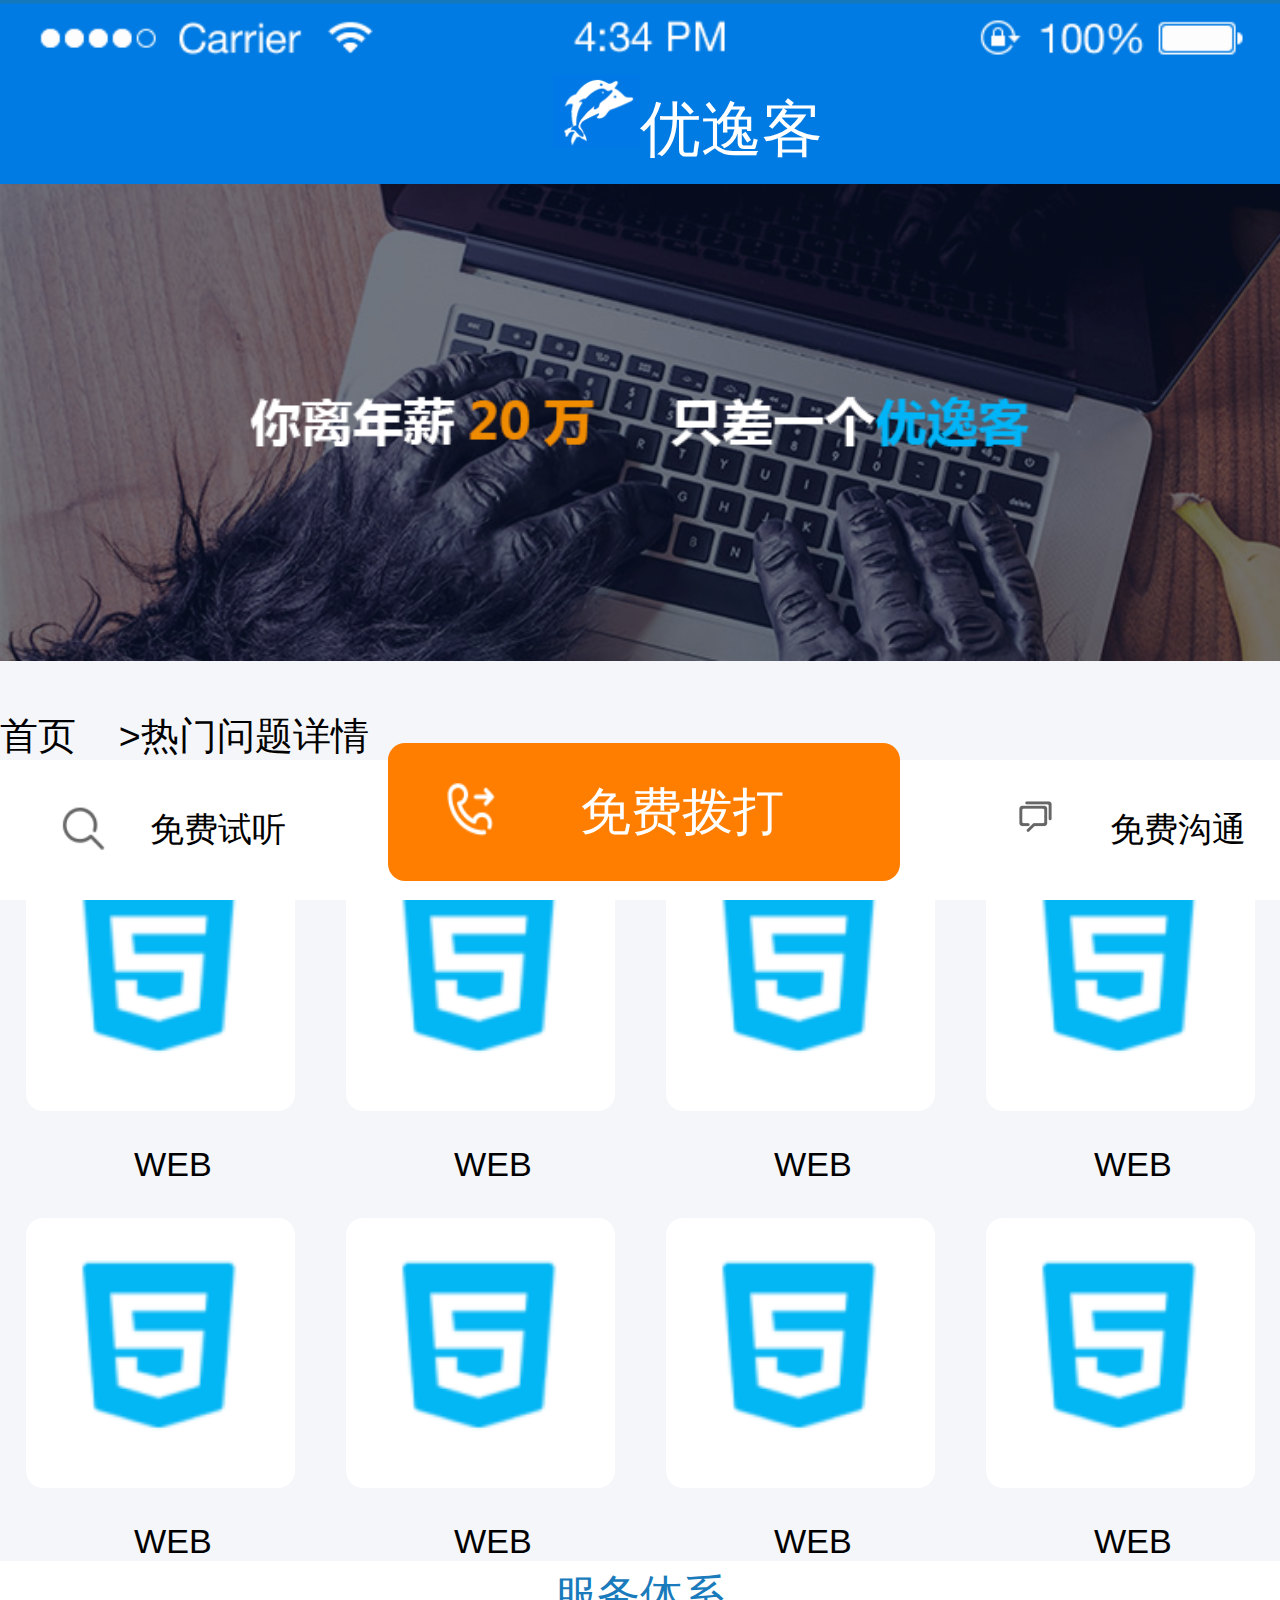
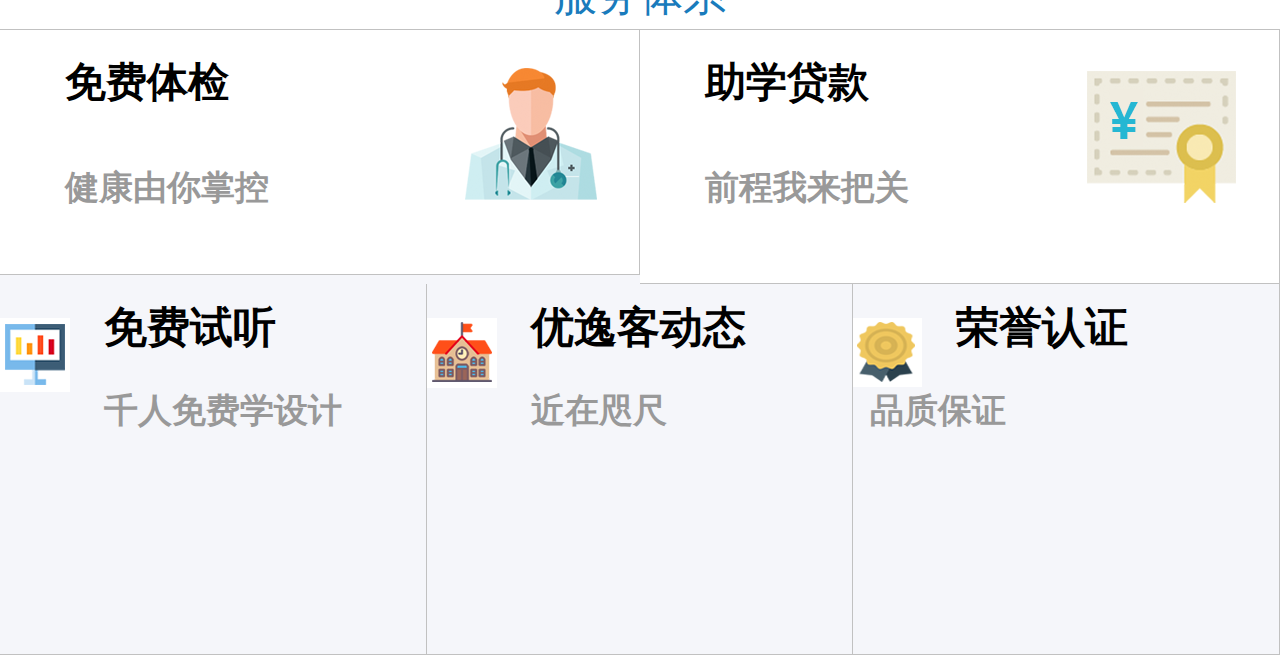
<file: index.html>
<!DOCTYPE html>
<html lang="en">
    <head>
        <meta charset="utf-8">
        <link rel="stylesheet" href="css/zhuye.css">
        <link rel="stylesheet" href="css/comment.css">
        <meta name="viewport" content="width=device-width,initial-scale=1,minimum-scale=1,maximum-scale=1,user-scalable=no" />
        <meta name="viewport" content="width=device-width">
        <meta name="x5-orientation" content="portrait 丨 landscape"> 
        <meta name="screen-orention" content="portrait">
        <meta name="x5-fullscreen" content="true"/>
        <meta name="full-screen" content="yes">
        <meta name="format-detection" content="telephone=no,email=no/">
        <script src="js/rem.js"></script>
    </head>
    <body>
     <div class="db"><img src="img/db.png" alt=""></div>
     <div class="dingbu">
        
        <ul><li><img src="img/haitun.png" alt=""></li>
          <li><span>优逸客</span></li>
        </ul>

        
    </div>
    <div class="banner">
    <img src="img/banner_02.png" alt=""></div>

    <div class="box1">
    	<a href="#">首页</a><span>>热门问题详情</span>
    </div>

    <div class="box2">
    	<div class="box2-1">
    		<div class="box2-1-1">
    		<img src="img/web.png" alt=""></div>
    		<p>WEB</p>
    	</div>
    	<div class="box2-1">
    		<div class="box2-1-1">
    		<img src="img/web.png" alt=""></div>
    		<p>WEB</p>
    	</div>
    	<div class="box2-1">
    		<div class="box2-1-1">
    		<img src="img/web.png" alt=""></div>
    		<p>WEB</p>
    	</div>
    	<div class="box2-1">
    		<div class="box2-1-1">
    		<img src="img/web.png" alt=""></div>
    		<p>WEB</p>
    	</div>	
    </div>
     <div class="box2">
    	<div class="box2-1">
    		<div class="box2-1-1">
    		<img src="img/web.png" alt=""></div>
    		<p>WEB</p>
    	</div>
    	<div class="box2-1">
    		<div class="box2-1-1">
    		<img src="img/web.png" alt=""></div>
    		<p>WEB</p>
    	</div>
    	<div class="box2-1">
    		<div class="box2-1-1">
    		<img src="img/web.png" alt=""></div>
    		<p>WEB</p>
    	</div>
    	<div class="box2-1">
    		<div class="box2-1-1">
    		<img src="img/web.png" alt=""></div>
    		<p>WEB</p>
    	</div>	
    </div>
    <div class="box3">
    	<span>服务体系</span>
    </div>
    <div class="box4">
    	<ul>
    		<li><img src="img/man.png" alt="">
    		<h1>免费体检</h1>
    		<h2>健康由你掌控</h2></li>
    		<li><img src="img/qiancheng.png" alt="">
    		<h1>助学贷款</h1>
    		<h2>前程我来把关</h2></li>
    		
    	</ul>
    </div>
    <div class="box5">
    	<ul>
    		<li><img src="img/tv.png" alt="">
    		<h1>免费试听</h1><h2>千人免费学设计</h2></li>
    		<li><img src="img/home.png" alt="">
    		<h1>优逸客动态</h1><h2>近在咫尺</h2></li>
    		<li><img src="img/hua.png" alt="">
    		<h1>荣誉认证</h1><h2>品质保证</h2></li>
    	</ul>
    </div>
    <div class="dibu">
    	<div class="left">
    		<img src="img/fangdajing.png" alt="">
    		<a href="#"><span>免费试听</span></a>
    	</div>
    	<div class="zhong">
    	<img src="img/phone.png" alt="">
    		<a href="#"><span>免费拨打</span></a>
    	</div>
    	<div class="right"><img src="img/qq.png" alt="">
    	<a href="#"><span>免费沟通</span></a>
    		
    	</div>
    </div>
    </body>
</html>
</file>
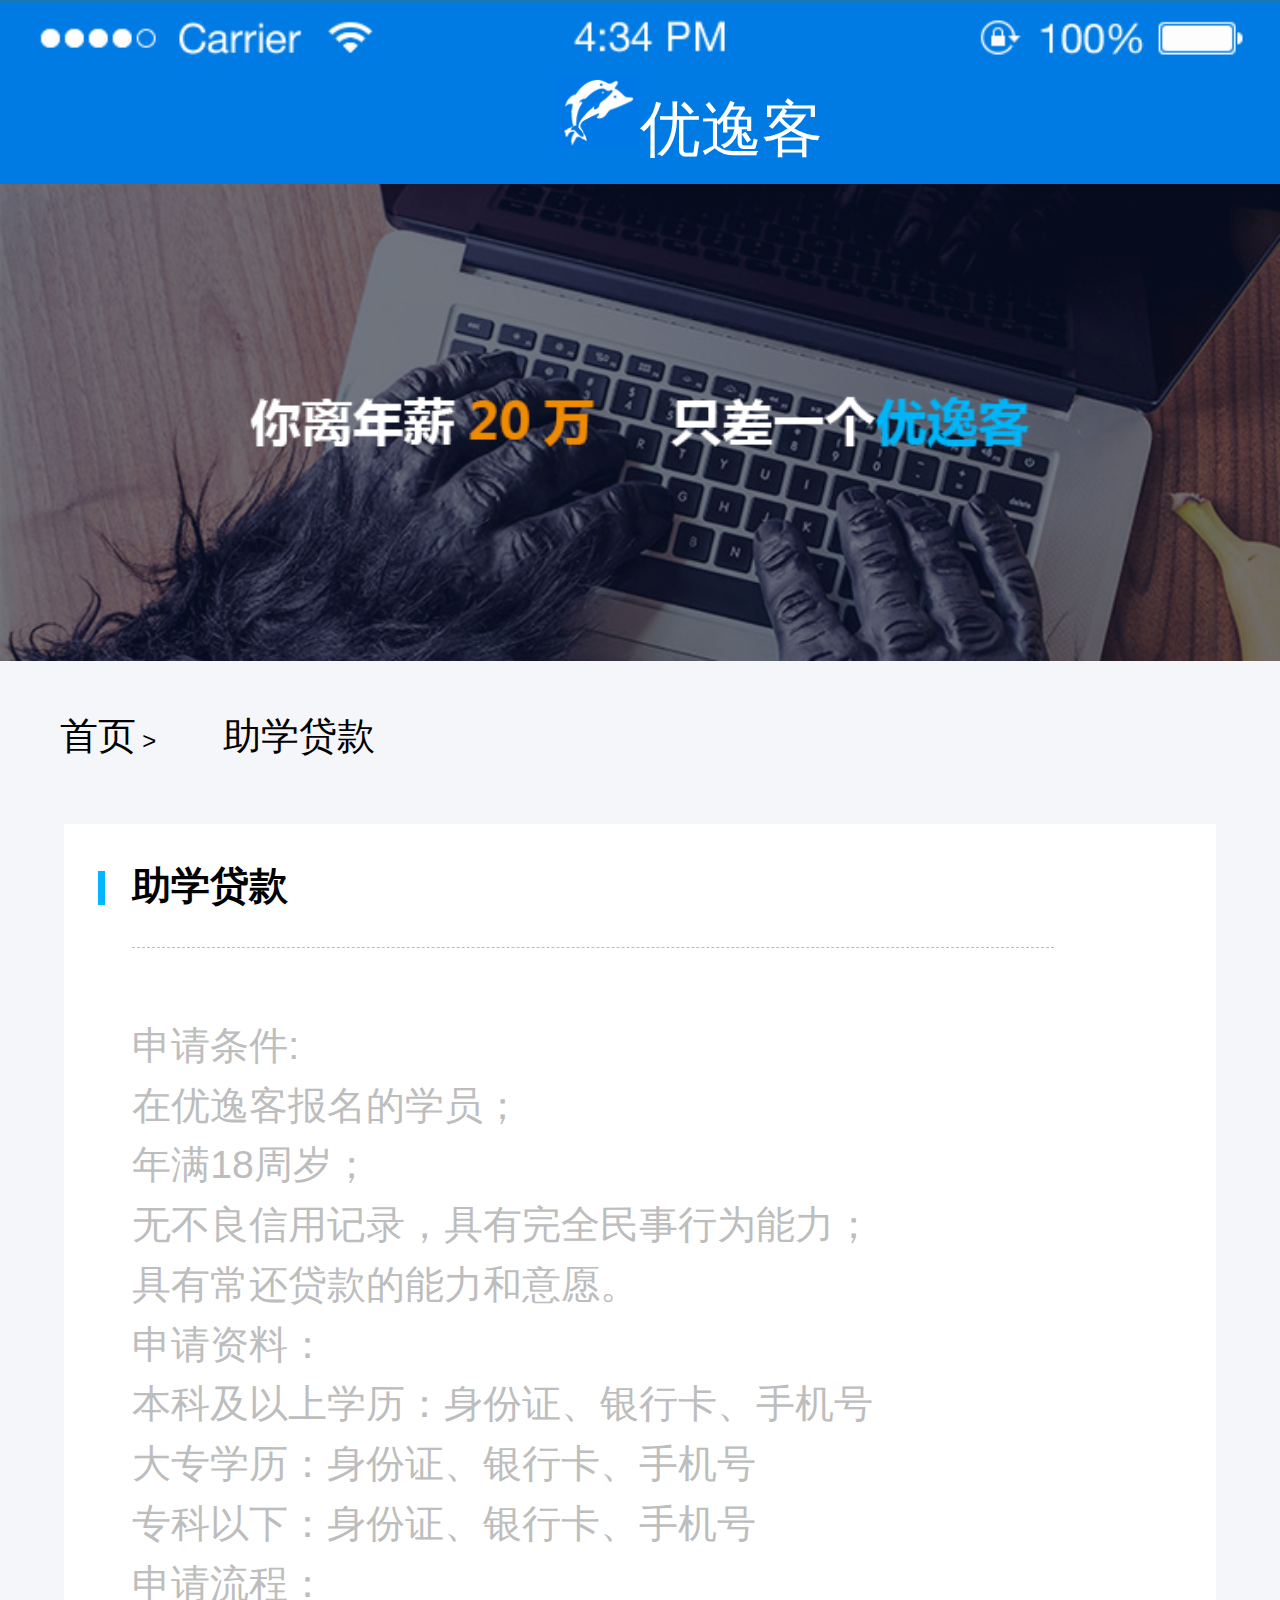
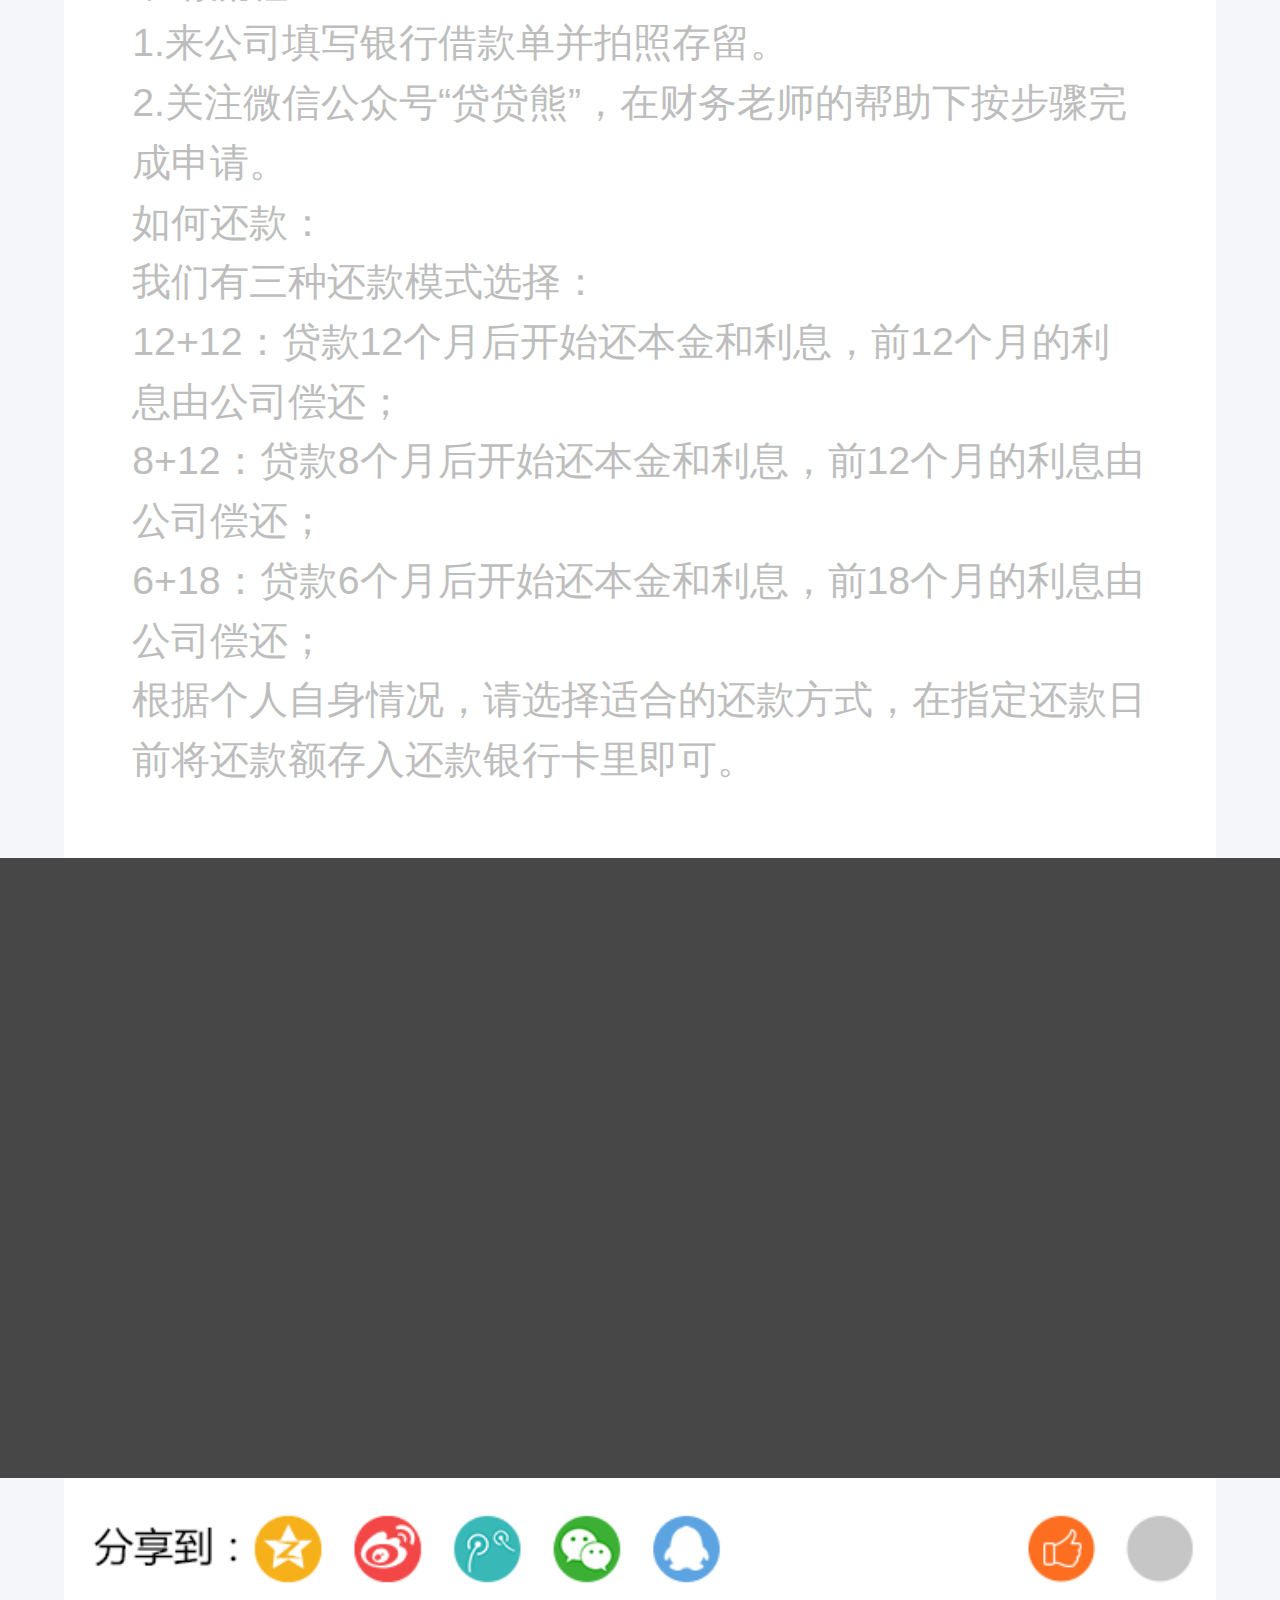
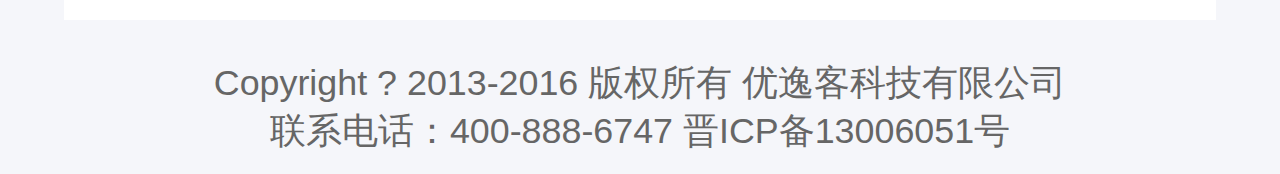
<file: daikuan.html>
<!DOCTYPE html>
<html lang="en">
    <head>
        <meta charset="utf-8">
        <link rel="stylesheet" href="css/comment.css">
        <link rel="stylesheet" href="css/daikuan.css">
          <meta name="viewport" content="width=device-width,initial-scale=1,minimum-scale=1,maximum-scale=1,user-scalable=no" />
        <meta name="viewport" content="width=device-width">
        <meta name="x5-orientation" content="portrait 丨 landscape"> 
        <meta name="screen-orention" content="portrait">
        <meta name="x5-fullscreen" content="true"/>
        <meta name="full-screen" content="yes">
        <meta name="format-detection" content="telephone=no,email=no/">
        <script src="js/rem.js"></script>
    </head>
    <body>

     <div class="db"><img src="img/db.png" alt=""></div>
   

    <div class="dingbu">
        
        <ul><li><img src="img/haitun.png" alt=""></li>
          <li><span>优逸客</span></li>
        </ul>

        
    </div>
    <div class="banner">
    <img src="img/banner_02.png" alt=""></div>

    <div class="box1">
    	<a href="index.html">首页</a> &gt <a href="../daikuan/daikuan.html">助学贷款</a>
    </div>

      <div class="box2"><div class="box2-1"></div><h3>助学贷款</h3>
    
    <span>申请条件:<br>
 在优逸客报名的学员；<br>
 年满18周岁；<br>
 无不良信用记录，具有完全民事行为能力； <br>
具有常还贷款的能力和意愿。<br>
申请资料：<br>
本科及以上学历：身份证、银行卡、手机号<br>
大专学历：身份证、银行卡、手机号<br>
专科以下：身份证、银行卡、手机号<br>
申请流程：<br>
1.来公司填写银行借款单并拍照存留。<br>
2.关注微信公众号“贷贷熊”，在财务老师的帮助下按步骤完成申请。<br>
如何还款：<br>
我们有三种还款模式选择：<br>
12+12：贷款12个月后开始还本金和利息，前12个月的利息由公司偿还；<br>
8+12：贷款8个月后开始还本金和利息，前12个月的利息由公司偿还；<br>
6+18：贷款6个月后开始还本金和利息，前18个月的利息由公司偿还；<br>
根据个人自身情况，请选择适合的还款方式，在指定还款日前将还款额存入还款银行卡里即可。</span>
   
    </div>


    <div class="box3"> </div>

    <div class="box4">
    	<img src="img/dibu.png" alt="">
    </div>

    <div class="box7">
    <span>Copyright ? 2013-2016 版权所有 优逸客科技有限公司
       <br> 联系电话：400-888-6747 晋ICP备13006051号
    </span>
    	
    </div>

    	
   
    </body>
</html>
</file>
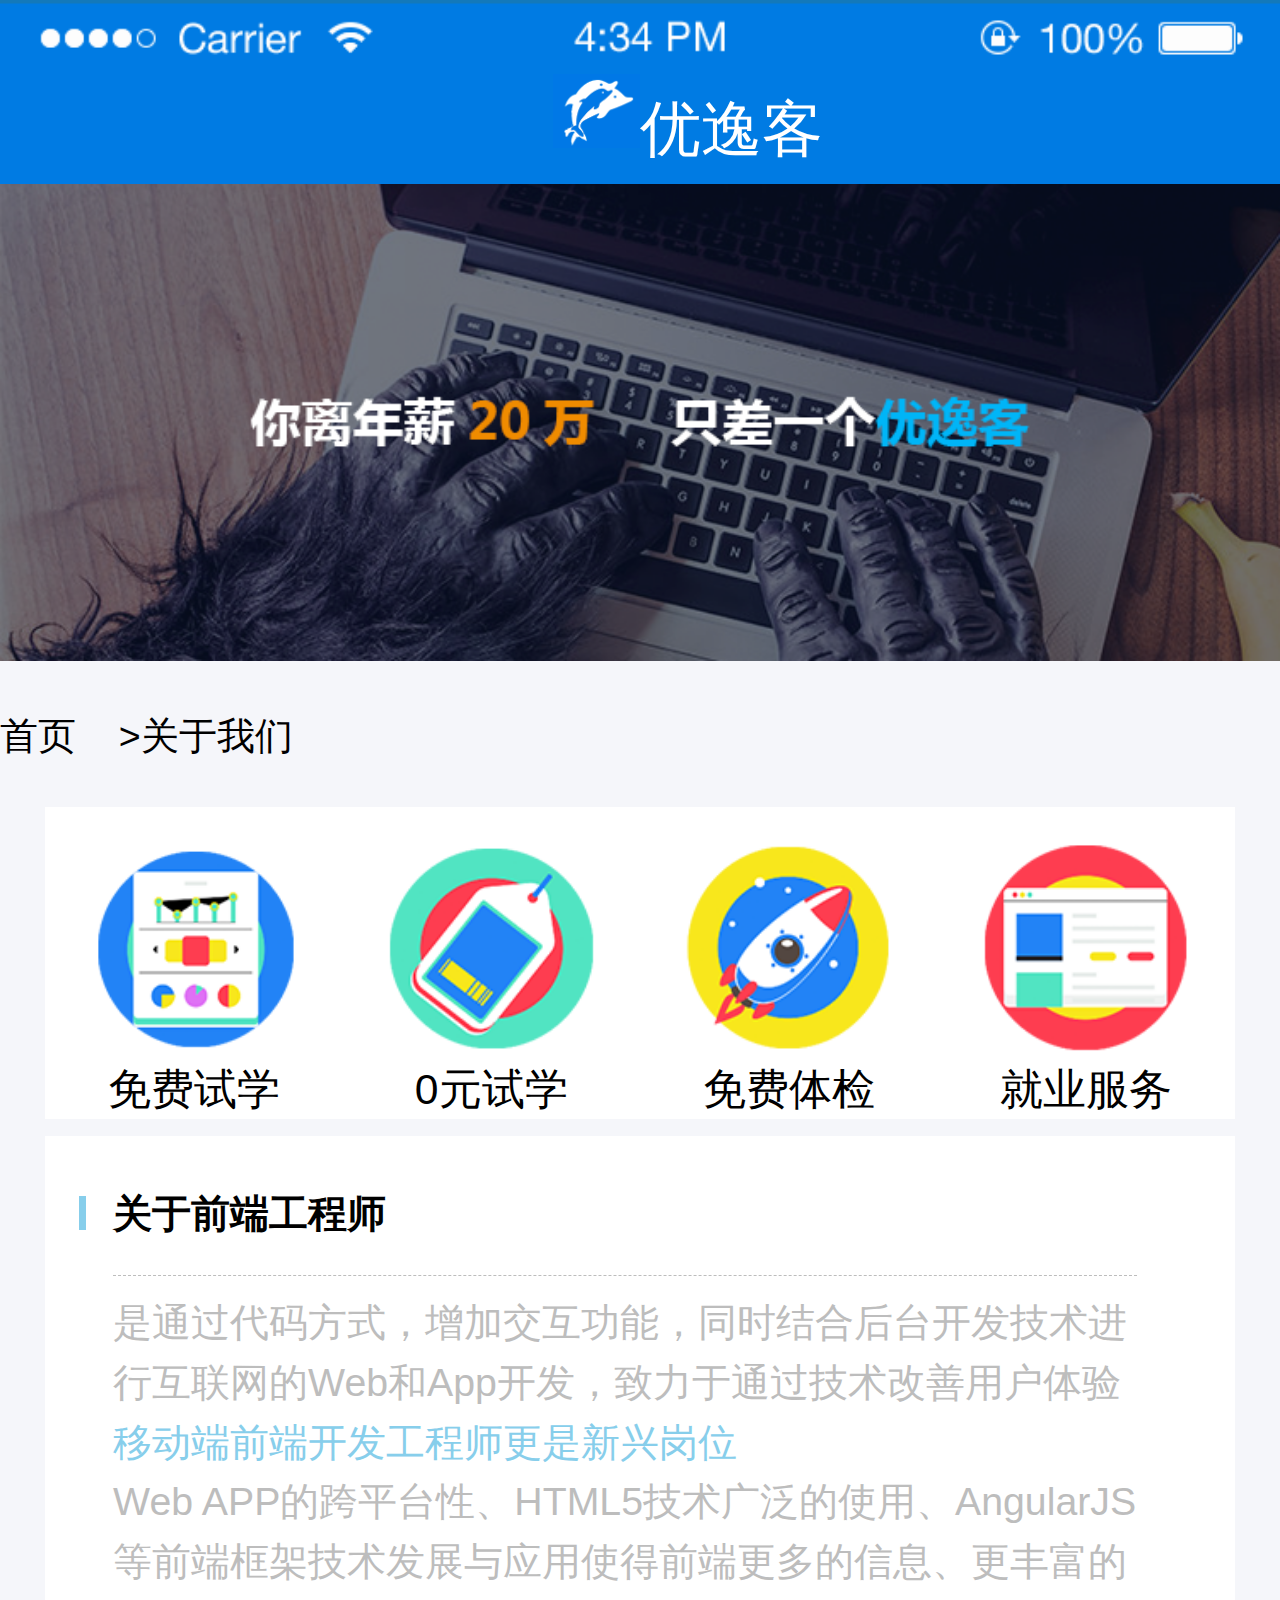
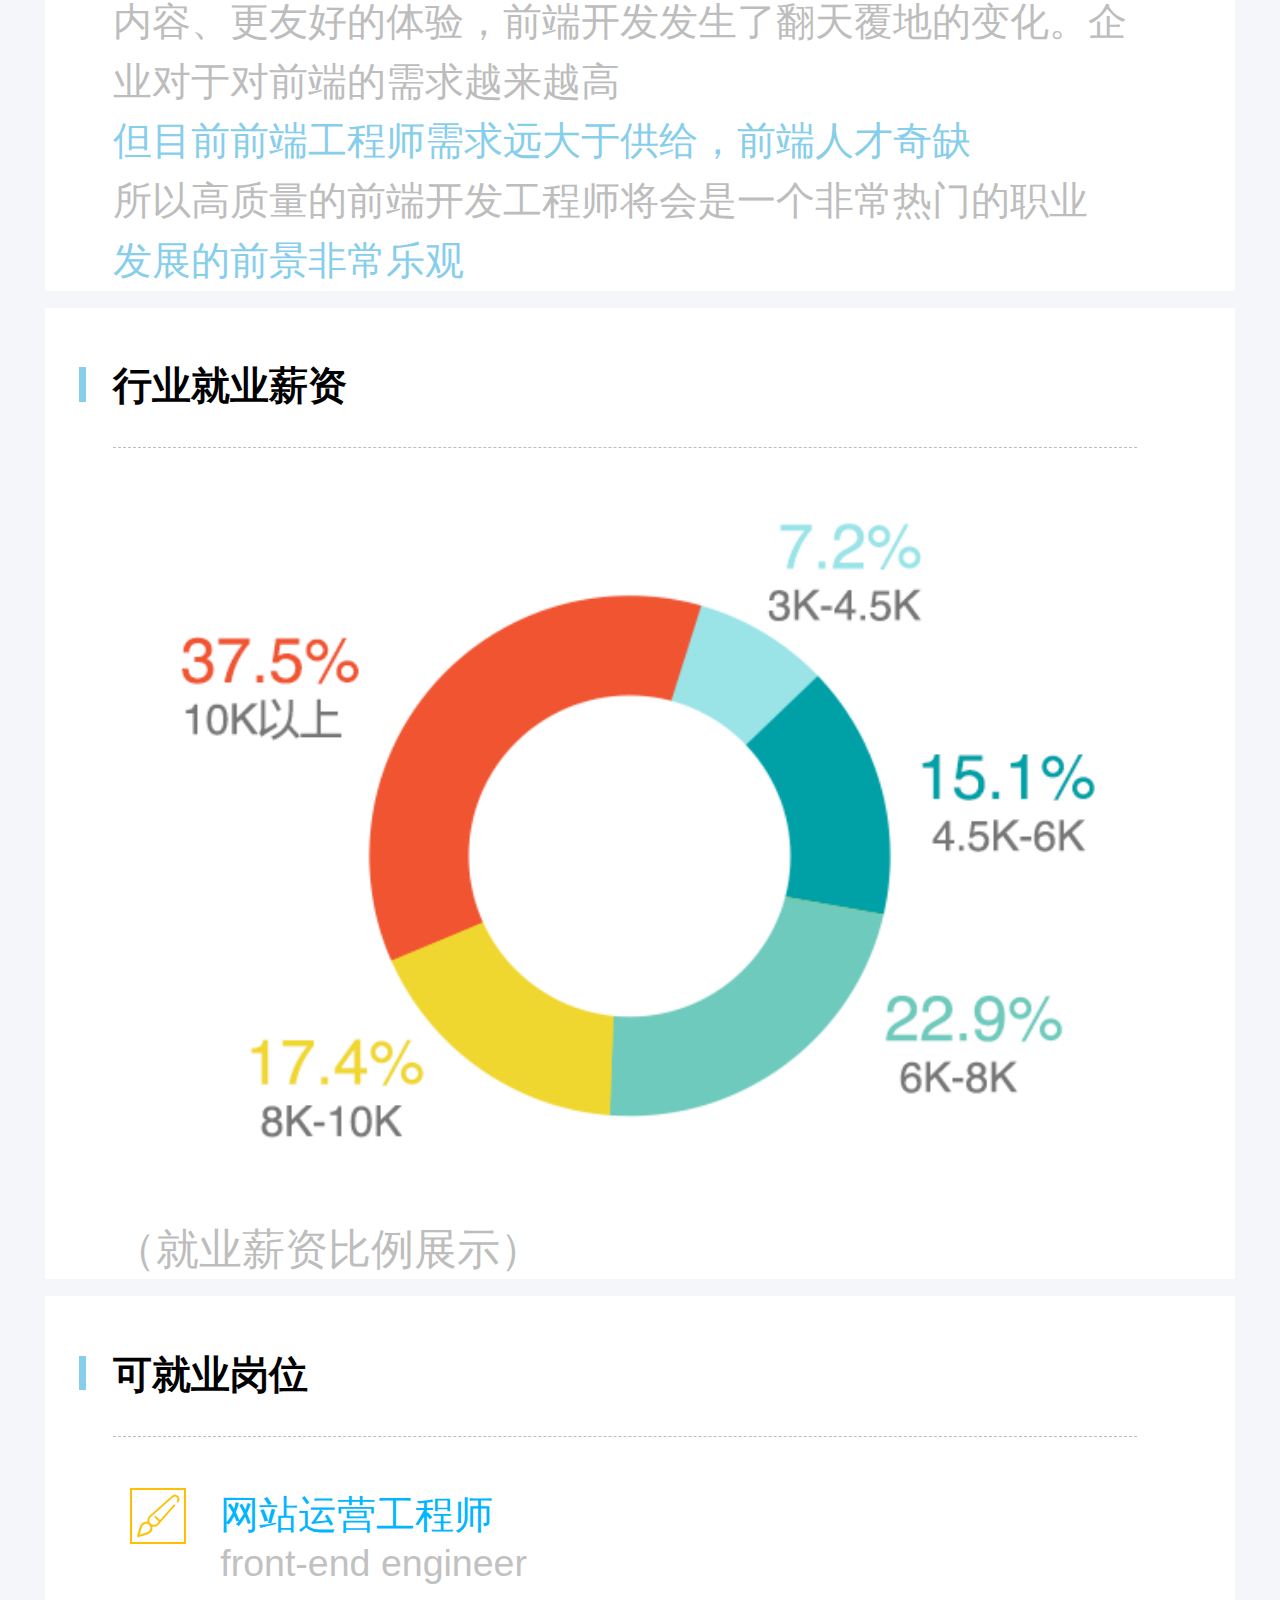
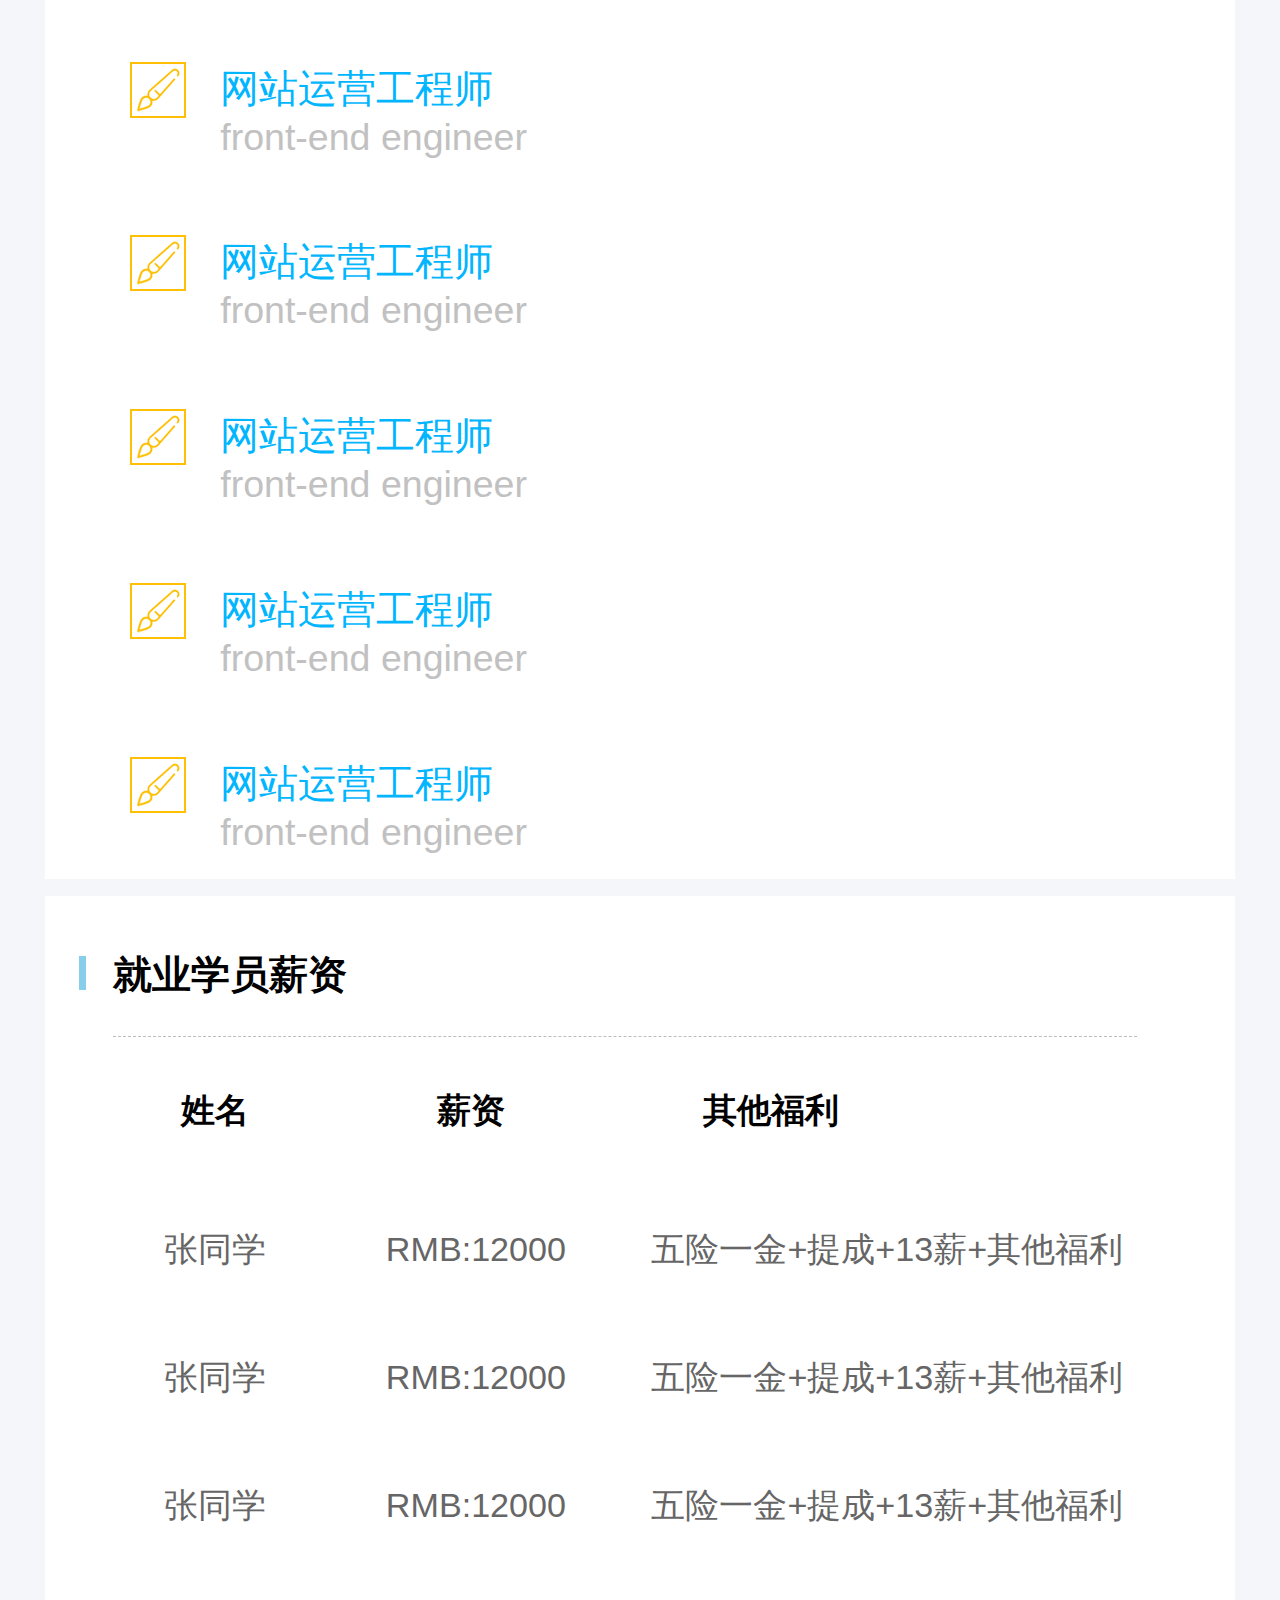
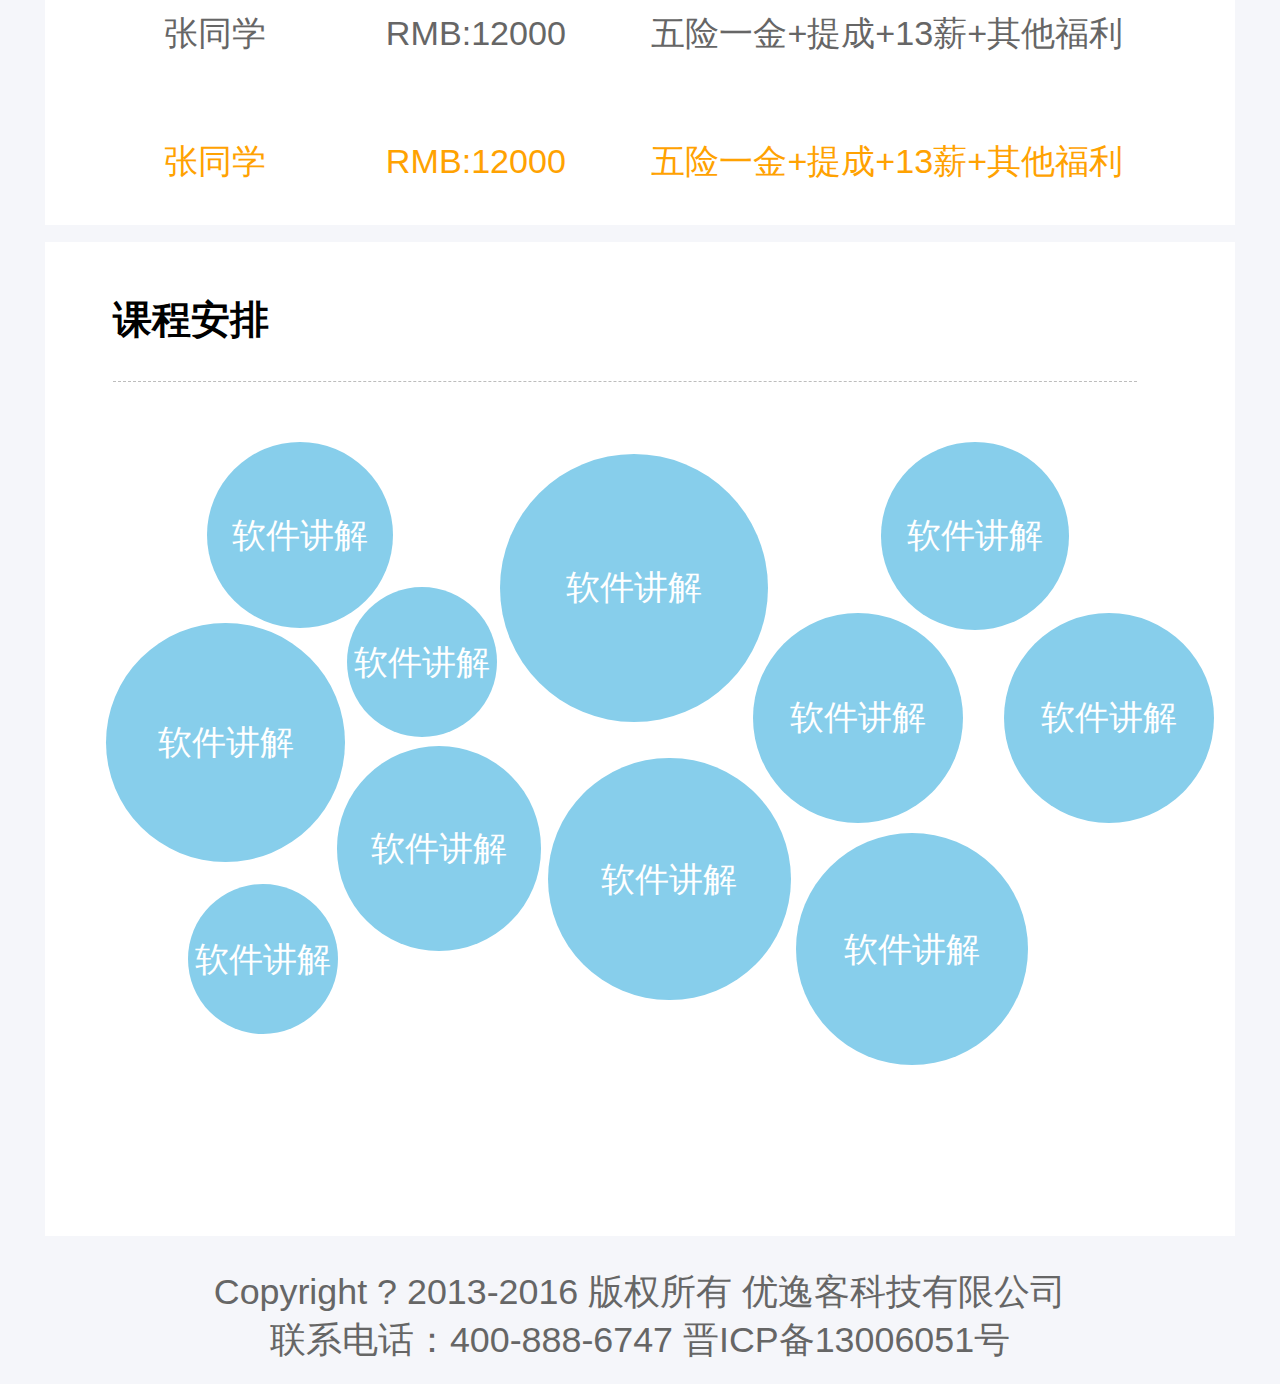
<file: guanyu.html>
<!DOCTYPE html>
<html lang="en">
    <head>
        <meta charset="utf-8">
        <link rel="stylesheet" href="css/guanyu.css">
        <link rel="stylesheet" href="css/comment.css">
          <meta name="viewport" content="width=device-width,initial-scale=1,minimum-scale=1,maximum-scale=1,user-scalable=no" />
        <meta name="viewport" content="width=device-width">
        <meta name="x5-orientation" content="portrait 丨 landscape"> 
        <meta name="screen-orention" content="portrait">
        <meta name="x5-fullscreen" content="true"/>
        <meta name="full-screen" content="yes">
        <meta name="format-detection" content="telephone=no,email=no/">
        <script src="js/rem.js"></script>
    </head>
    <body>

     <div class="db"><img src="img/db.png" alt=""></div>
    

     <div class="dingbu">
        
        <ul><li><img src="img/haitun.png" alt=""></li>
          <li><span>优逸客</span></li>
        </ul>

        
    </div>
    <div class="banner">
    <img src="img/banner_02.png" alt=""></div>

    <div class="box1">
    	<a href="index.html">首页</a><span>>关于我们</span>
    </div>

    <div class="box2">
    	<ul>
    		<li> <a href="#"><img src="img/mianfei.png" alt="">
    		<span>免费试学</span></a></li>
    			<li> <a href="#"><img src="img/0yuan.png" alt="">
    		<span>0元试学</span></a></li>
    			<li> <a href="#"><img src="img/mianfei11.png" alt="">
    		<span>免费体检</span></a></li>
    			<li> <a href="#"><img src="img/jiuye.png" alt="">
    		<span>就业服务</span></a></li>
    	</ul>
    </div>

     <div class="box3">
     <div class="box3-1"></div>
    <h3>关于前端工程师</h3>
    <span>是通过代码方式，增加交互功能，同时结合后台开发技术进	<br>行互联网的Web和App开发，致力于通过技术改善用户体验<br>
    <p>移动端前端开发工程师更是新兴岗位</p>
    Web APP的跨平台性、HTML5技术广泛的使用、AngularJS<br>等前端框架技术发展与应用使得前端更多的信息、更丰富的<br>内容、更友好的体验，前端开发发生了翻天覆地的变化。企<br>业对于对前端的需求越来越高<br>
    <p>但目前前端工程师需求远大于供给，前端人才奇缺</p>
    所以高质量的前端开发工程师将会是一个非常热门的职业<br>
    <p>发展的前景非常乐观</p></span>
    	
    </div>

        <div class="box4">
        <div class="box4-1"></div>
         <h3>行业就业薪资</h3>
   <img src="img/baifentu.png" alt="">
   <span>（就业薪资比例展示）</span>
    	
    </div>

    <div class="box5">
    <div class="box5-5"></div>
    <h3>可就业岗位</h3>
<div class="box5-1">
    <div class="box5-1-1"><img src="img/yunying.png" alt="">
    <span>网站运营工程师</span><br>
   <em>front-end engineer</em>    
    </div>
     <div class="box5-1-1"><img src="img/yunying.png" alt="">
    <span>网站运营工程师</span><br>
   <em>front-end engineer</em>    
    </div>
     <div class="box5-1-1"><img src="img/yunying.png" alt="">
    <span>网站运营工程师</span><br>
   <em>front-end engineer</em>    
    </div>
     <div class="box5-1-1"><img src="img/yunying.png" alt="">
    <span>网站运营工程师</span><br>
   <em>front-end engineer</em>    
    </div>
     <div class="box5-1-1"><img src="img/yunying.png" alt="">
    <span>网站运营工程师</span><br>
   <em>front-end engineer</em>    
    </div>
     <div class="box5-1-1"><img src="img/yunying.png" alt="">
    <span>网站运营工程师</span><br>
   <em>front-end engineer</em>    
    </div>
    <div class="box5-1-2"></div>
</div>

   <!--  <ul>
    	<li><img src="img/yunying.png" alt="">
    	<span>网站运营工程师</span><p>front-end engineer</p></li>
    	<li><img src="img/yunying.png" alt="">
    	<span>网站运营工程师</span><p>front-end engineer</p></li>
    	<li><img src="img/yunying.png" alt="">
    	<span>网站运营工程师</span><p>front-end engineer</p></li>
    	<li><img src="img/yunying.png" alt="">
    	<span>网站运营工程师</span><p>front-end engineer</p></li>
    	<li><img src="img/yunying.png" alt="">
    	<span>网站运营工程师</span><p>front-end engineer</p></li>
    </ul> -->
    	
    </div>

   <div class="box6">
   <div class="box6-1"></div>

    <h3>就业学员薪资</h3>

    <dl>
    	<dt>姓名</dt>
    	<dd>张同学</dd>
    	<dd>张同学</dd>
    	<dd>张同学</dd>
    	<dd>张同学</dd>
    	<dd>张同学</dd>   	
    </dl>
    <dl>
    	<dt>薪资</dt>
    	<dd>RMB:12000</dd>
    	<dd>RMB:12000</dd>
    	<dd>RMB:12000</dd>
    	<dd>RMB:12000</dd>
    	<dd>RMB:12000</dd>   	
    </dl>
    <dl><dt>其他福利</dt>
    	<dd>五险一金+提成+13薪+其他福利</dd>
    	<dd>五险一金+提成+13薪+其他福利</dd>
    	<dd>五险一金+提成+13薪+其他福利</dd>
    	<dd>五险一金+提成+13薪+其他福利</dd>
    	<dd>五险一金+提成+13薪+其他福利</dd></dl>
    	<!--  <div class="box6-1"><img src="img/xiala.png" alt=""></div> -->
    	
   </div>


    <div class="box7">
   <!--  <div class="box7-1"></div> -->
    <h3>课程安排</h3>
    <div class="box7-2">
        <div class="box9"><p>软件讲解</p></div>
        <div class="box91"><p>软件讲解</p></div>
        <div class="box92"><p>软件讲解</p></div>
        <div class="box93"><p>软件讲解</p></div>
        <div class="box94"><p>软件讲解</p></div>
        <div class="box95"><p>软件讲解</p></div>
        <div class="box96"><p>软件讲解</p></div>
        <div class="box97"><p>软件讲解</p></div>
        <div class="box98"><p>软件讲解</p></div>
        <div class="box99"><p>软件讲解</p></div>
        <div class="box999"><p>软件讲解</p></div>
    </div>
   
   </div>

    <div class="box8">
    <span>Copyright ? 2013-2016 版权所有 优逸客科技有限公司
       <br> 联系电话：400-888-6747 晋ICP备13006051号
    </span>
    	
    </div>
    </body>
</html>
</file>
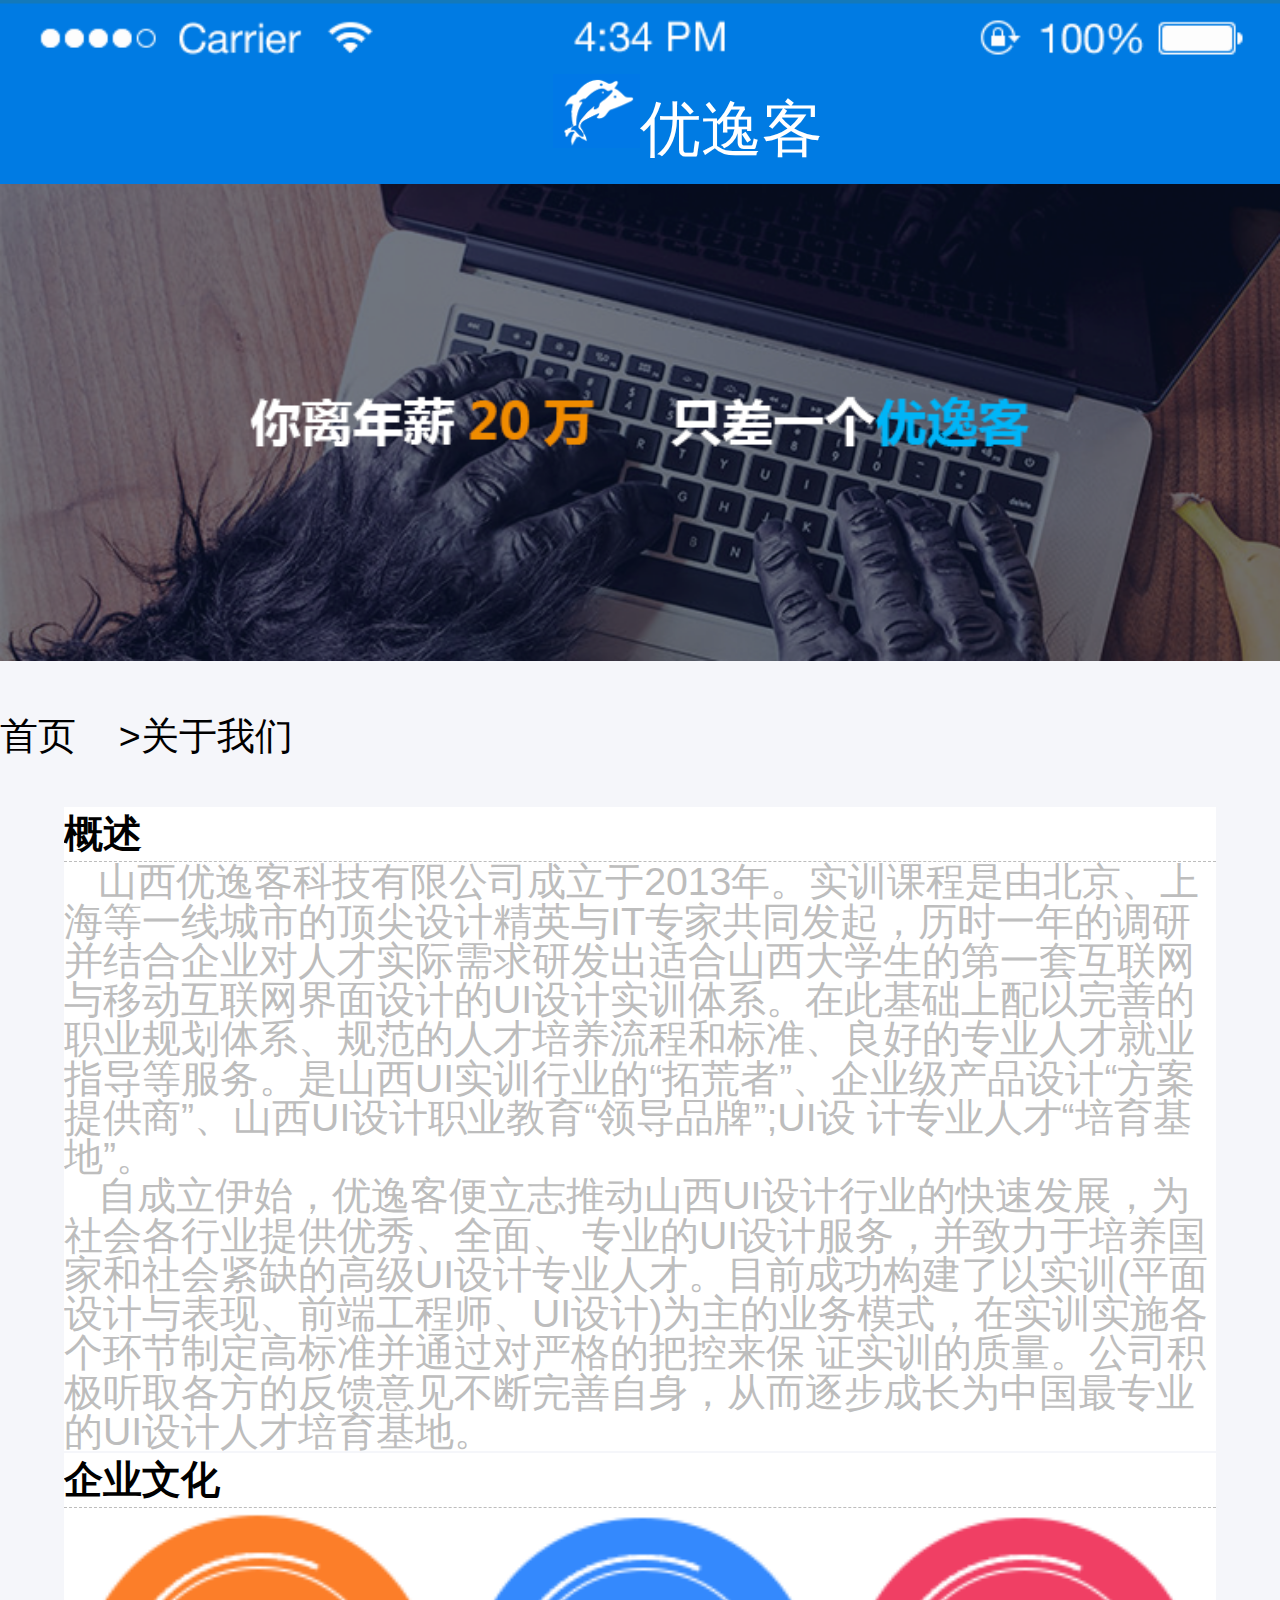
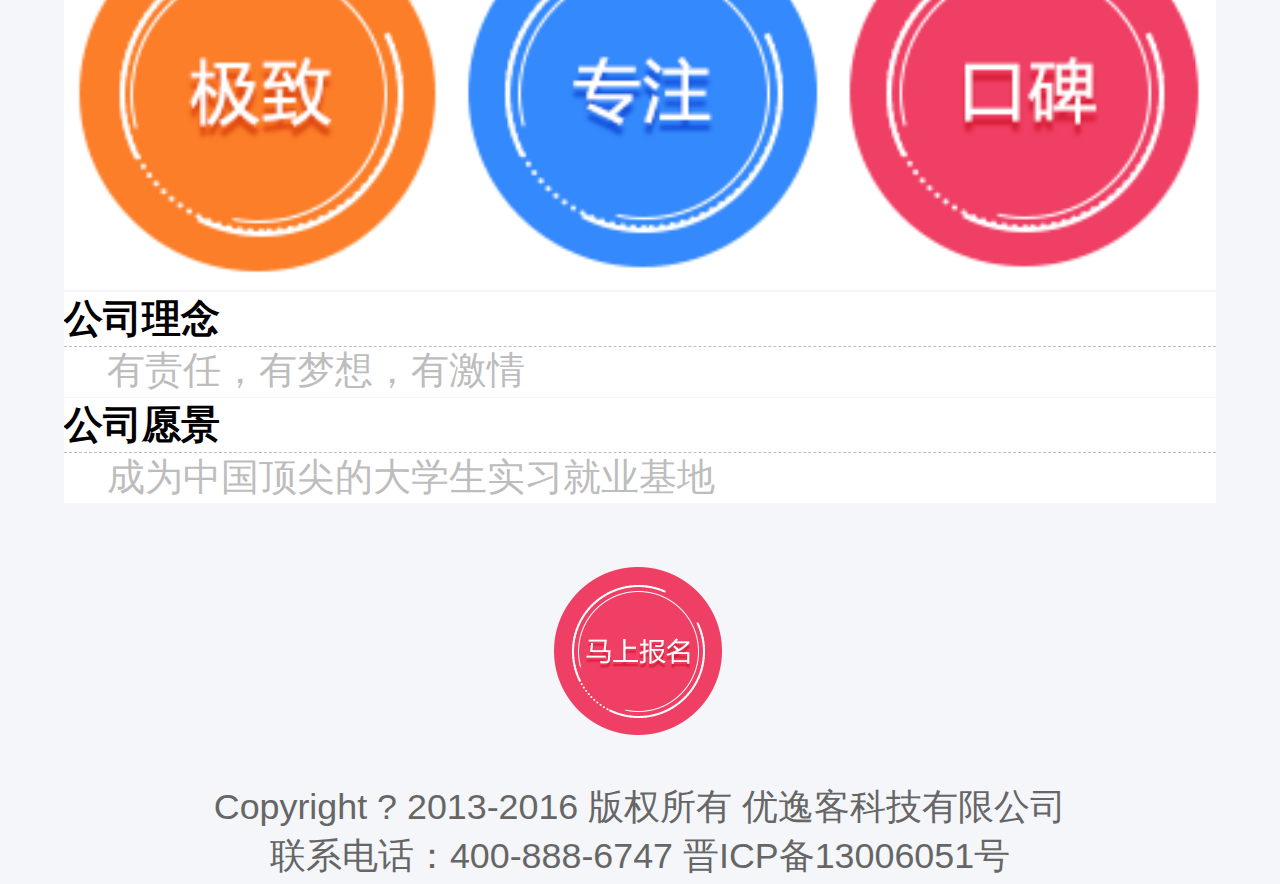
<file: guanyuwomen.html>
<!DOCTYPE html>
<html lang="en">
    <head>
        <meta charset="utf-8">
        <link rel="stylesheet" href="css/comment.css">
        <link rel="stylesheet" href="css/guanyuwomen.css">
        <script src="js/rem.js"></script>
        <meta name="viewport" content="width=device-width,initial-scale=1,minimum-scale=1,maximum-scale=1,user-scalable=no" />
        <meta name="viewport" content="width=device-width">
        <meta name="x5-orientation" content="portrait 丨 landscape"> 
        <meta name="screen-orention" content="portrait">
        <meta name="x5-fullscreen" content="true"/>
        <meta name="full-screen" content="yes">
        <meta name="format-detection" content="telephone=no,email=no/">
    </head>
    <body>
    <div class="db"><img src="img/db.png" alt=""></div>
    <div class="dingbu">
        
        <ul><li><img src="img/haitun.png" alt=""></li>
          <li><span>优逸客</span></li>
        </ul>

        
    </div>
    <div class="banner">
    <img src="img/banner_02.png" alt=""></div>

    <div class="box1">
    	<a href="index.html">首页</a><span>>关于我们</span>
    </div>

    <div class="box2">
    <h3>概述</h3>
    <span>山西优逸客科技有限公司成立于2013年。实训课程是由北京、上海等一线城市的顶尖设计精英与IT专家共同发起，历时一年的调研并结合企业对人才实际需求研发出适合山西大学生的第一套互联网与移动互联网界面设计的UI设计实训体系。在此基础上配以完善的职业规划体系、规范的人才培养流程和标准、良好的专业人才就业指导等服务。是山西UI实训行业的“拓荒者”、企业级产品设计“方案提供商”、山西UI设计职业教育“领导品牌”;UI设 计专业人才“培育基地”。</span><br>
    <span>自成立伊始，优逸客便立志推动山西UI设计行业的快速发展，为社会各行业提供优秀、全面、 专业的UI设计服务，并致力于培养国家和社会紧缺的高级UI设计专业人才。目前成功构建了以实训(平面设计与表现、前端工程师、UI设计)为主的业务模式，在实训实施各个环节制定高标准并通过对严格的把控来保 证实训的质量。公司积极听取各方的反馈意见不断完善自身，从而逐步成长为中国最专业的UI设计人才培育基地。</span>
    	
    </div>

    <div class="box3">
    <h3>企业文化</h3>
    <ul>
    	<li><img src="img/jizhi.png" alt=""></li>
    	<li><img src="img/zhuanzhu.png" alt=""></li>
    	<li><img src="img/koubei.png" alt=""></li>
    </ul>	
    </div>

    <div class="box4">
     <h3>公司理念</h3>
     <span>有责任，有梦想，有激情</span>
    	
    </div>

     <div class="box5">
     <h3>公司愿景</h3>
     <span>成为中国顶尖的大学生实习就业基地</span>
    </div>

    <div class="box6">
    	<a href="../zhuye/zhuye.html"><img src="img/mashang.png" alt=""></a>
    </div>
    <div class="box7">
    <span>Copyright ? 2013-2016 版权所有 优逸客科技有限公司
       <br> 联系电话：400-888-6747 晋ICP备13006051号
    </span>
    	
    </div>
   
   
    </body>
</html>
</file>
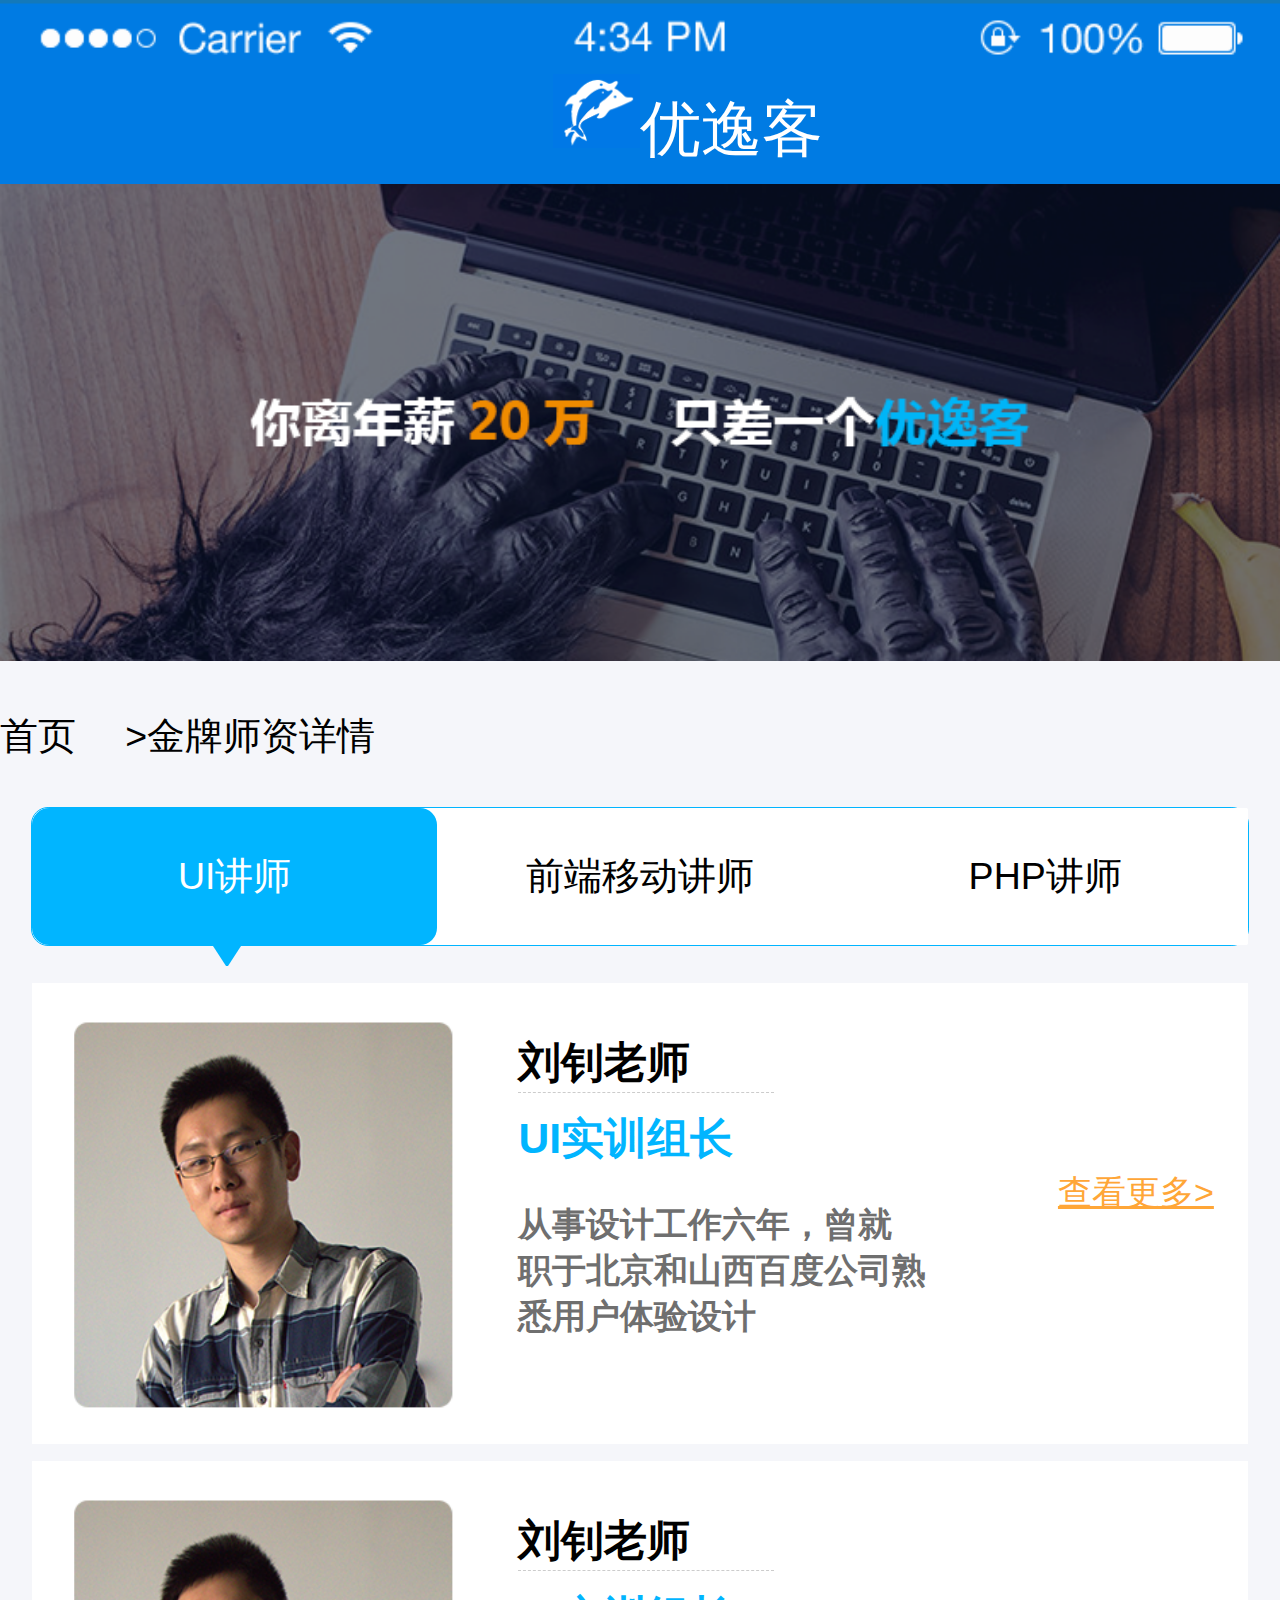
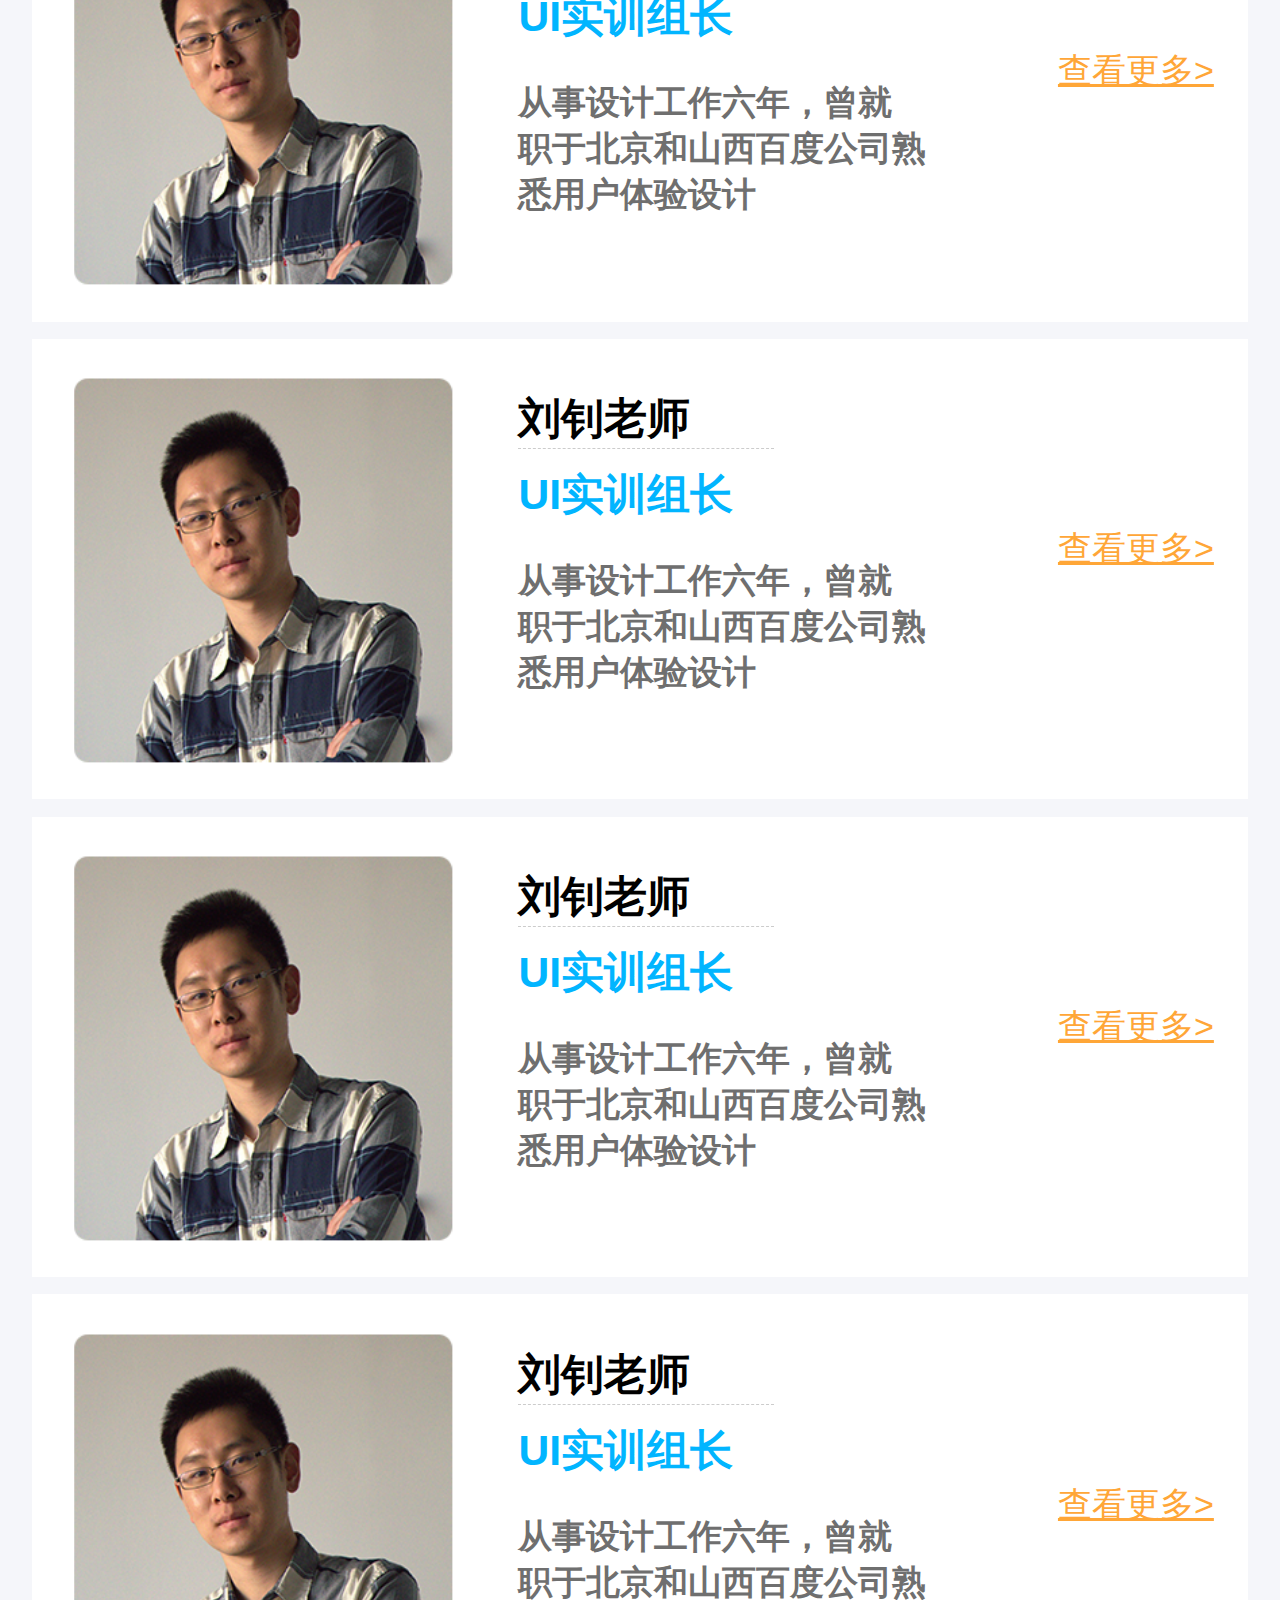
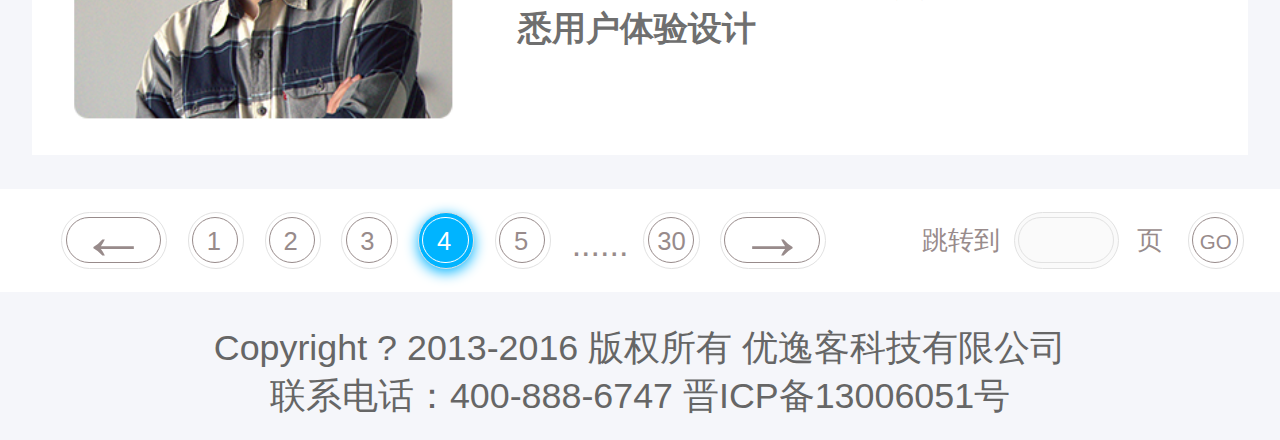
<file: jinpaishizi.html>
<!DOCTYPE html>
<html lang="en">
    <head>
        <meta charset="utf-8">
    </head>
    <link rel="stylesheet" href="css/jinpaishizi.css">
    <link rel="stylesheet" href="css/comment.css">
          <script src="js/rem.js"></script>
        <meta name="viewport" content="width=device-width,initial-scale=1,minimum-scale=1,maximum-scale=1,user-scalable=no" />
        <meta name="viewport" content="width=device-width">
        <meta name="x5-orientation" content="portrait 丨 landscape"> 
        <meta name="screen-orention" content="portrait">
        <meta name="x5-fullscreen" content="true"/>
        <meta name="full-screen" content="yes">
      <meta name="format-detection" content="telephone=no,email=no/">
       
    <body>
     <div class="db"><img src="img/db.png" alt=""></div>
    <div class="dingbu">
    	
    	<ul><li><img src="img/haitun.png" alt=""></li>
          <li><span>优逸客</span></li>
    	</ul>

    	
    </div>
    <div class="banner">
    <img src="img/banner_02.png" alt=""></div>

    <div class="box1">
    <a href="index.html">首页</a>	<span>>金牌师资详情</span>
    </div>
   <div class="box2">
    <div class="box2-2"><p> UI讲师</p></div>
    <div class="box2-3"><p> 前端移动讲师</p></div>
    <div class="box2-4"><p> PHP讲师</p></div>
   </div>
   <div class="sanjiao"></div>

   <div class="box3">
   <ul>
   	 <li>
				<img src="img/liu.png" alt="" />
				<div class="zi">
				<h2>刘钊老师</h2>
				<h3>UI实训组长</h3>
				<h4>从事设计工作六年，曾就<br>职于北京和山西百度公司熟<br>悉用户体验设计</h4>
				<a href="">查看更多></a>
				</div>
				
			</li>
			 <li>
				<img src="img/liu.png" alt="" />
				<div class="zi">
				<h2>刘钊老师</h2>
				<h3>UI实训组长</h3>
				<h4>从事设计工作六年，曾就<br>职于北京和山西百度公司熟<br>悉用户体验设计</h4>
				<a href="">查看更多></a>
				</div>
				
			</li>
			 <li>
				<img src="img/liu.png" alt="" />
				<div class="zi">
				<h2>刘钊老师</h2>
				<h3>UI实训组长</h3>
				<h4>从事设计工作六年，曾就<br>职于北京和山西百度公司熟<br>悉用户体验设计</h4>
				<a href="">查看更多></a>
				</div>
				
			</li>
			 <li>
				<img src="img/liu.png" alt="" />
				<div class="zi">
				<h2>刘钊老师</h2>
				<h3>UI实训组长</h3>
				<h4>从事设计工作六年，曾就<br>职于北京和山西百度公司熟<br>悉用户体验设计</h4>
				<a href="">查看更多></a>
				</div>
				
			</li>
			 <li>
				<img src="img/liu.png" alt="" />
				<div class="zi">
				<h2>刘钊老师</h2>
				<h3>UI实训组长</h3>
				<h4>从事设计工作六年，曾就<br>职于北京和山西百度公司熟<br>悉用户体验设计</h4>
				<a href="">查看更多></a>
				</div>
				
			</li>
   </ul>
   </div>

  

  <div class="fenye1">
	 <a href="">
		 <div class="left">
		   <div class="left1">
		   	<span>←</span> 
		   </div>
		 </div>
	 </a>
		 
	<a href="">
		<div class="yuan">
		 	<div class="yuan1">
		 		<span>1</span>
		 	</div>
		</div>
	</a>	
	<a href="">
		 <div class="yuan">
		 	<div class="yuan1">
		 		<span>2</span>
		 	</div>
		 </div>
	</a>	 
	<a href="">	 
		 <div class="yuan">
		 	<div class="yuan1">
		 		<span>3</span>
		 	</div>
		 </div>
	</a>	 
	<a href="">	 
		 <div class="yuan4">
		 	<div class="yuan44">
		 		<span>4</span>
		 	</div>
		 </div>
	</a>	 
	<a href="">	 
		 <div class="yuan">
		 	<div class="yuan1">
		 		<span>5</span>
		 	</div>
		 </div>
	</a>	  
		 <div class="xian">
		 		<span>......</span>
		 </div>
	<a href="">	 
		 <div class="yuan">
		 	<div class="yuan1 sanshi">
		 		<span>30</span>
		 	</div>
		 </div>
	</a>	 
	<a href="">	 
		 <div class="leftt">
		 	<div class="left1">
		 		<span>→</span>
		 	</div>
		 </div>
	</a>	  
		 <div class="zi">
		 	<span>跳转到</span>
		 </div>
	<a href="">	 
		 <div class="leftf">
		 	<div class="left1">	
		 	</div>
		 </div>
	</a>	 
	<a href="">	 
		 <div class="zi1">
		 	<span>页</span>
		 </div>
	</a>	 
	<a href="">	 
	 	 <div class="yuan">
		 	<div class="yuan1 sanshi1">
		 		<span>GO</span>
		 	</div>
		 </div>
	</a>	 
	</div>

    <div class="box7">
    <span>Copyright ? 2013-2016 版权所有 优逸客科技有限公司
       <br> 联系电话：400-888-6747 晋ICP备13006051号
    </span>
    	
    </div>
    </body>
</html>
</file>
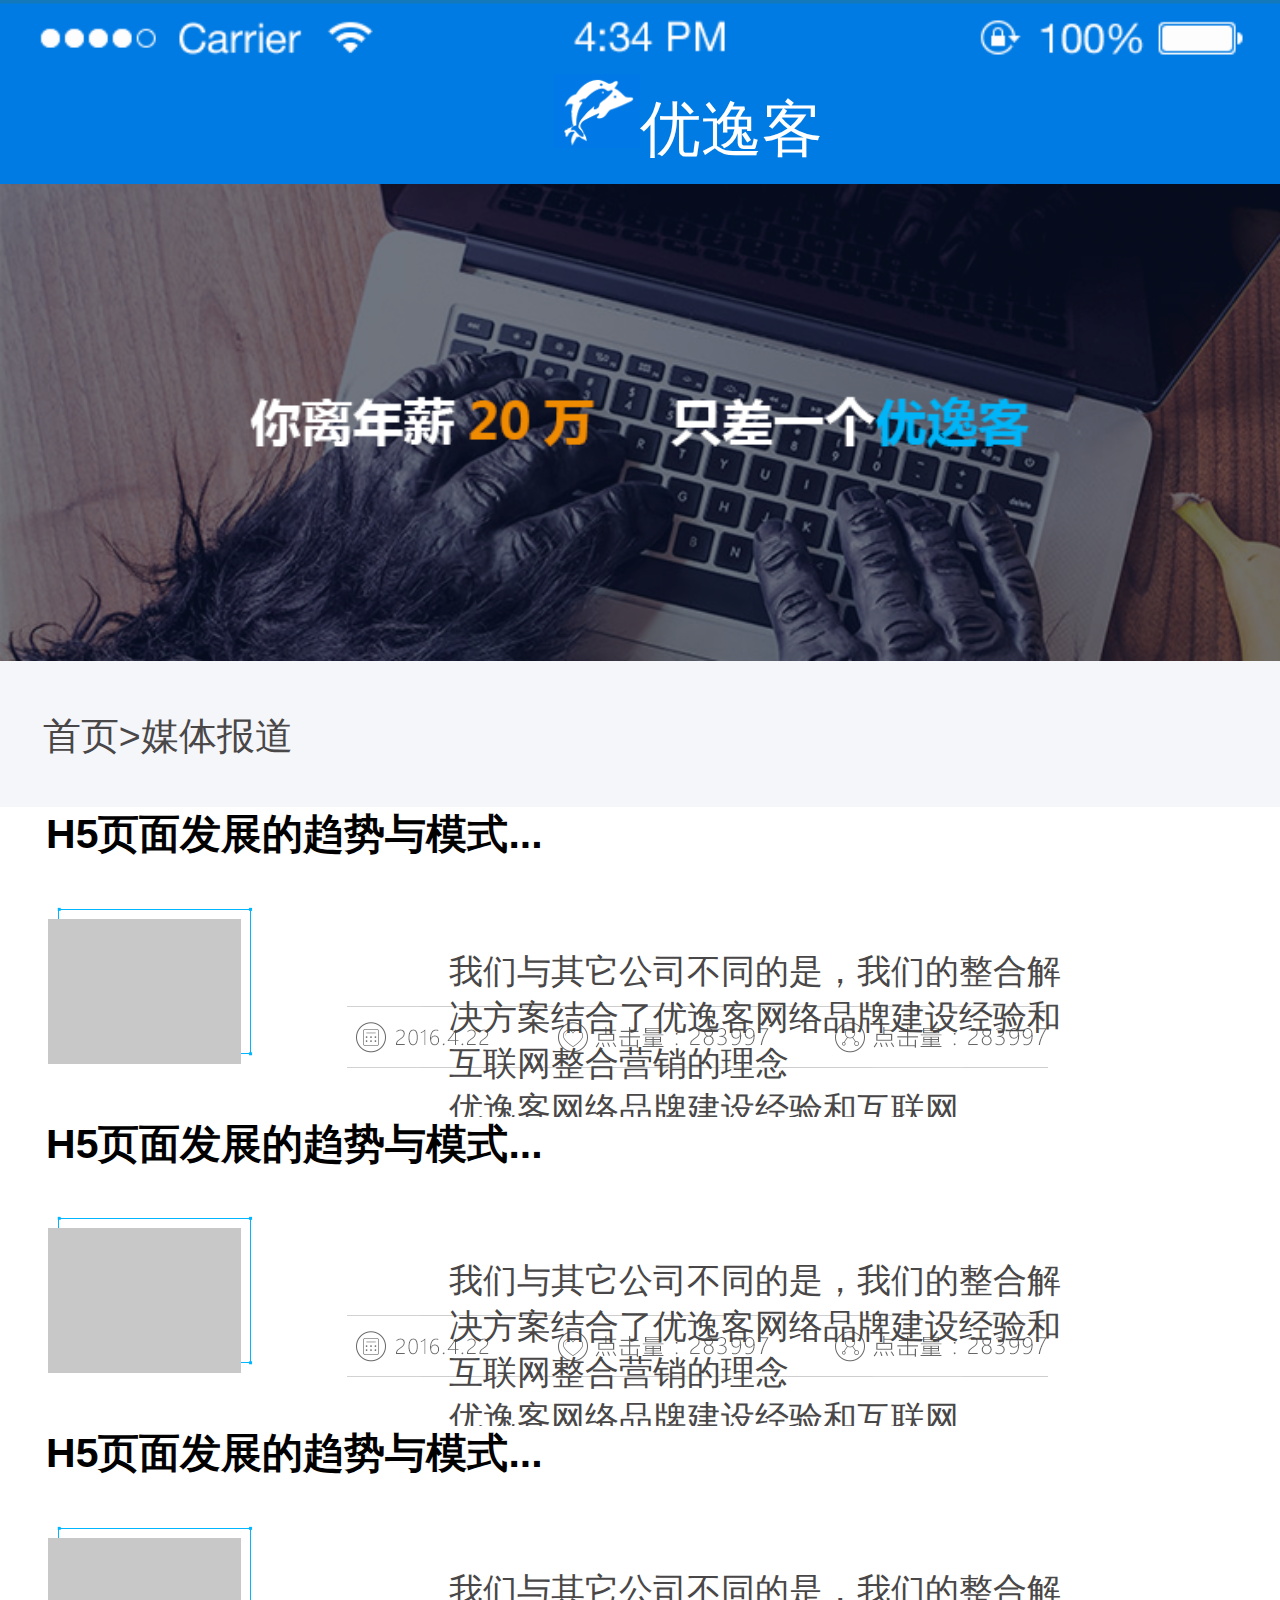
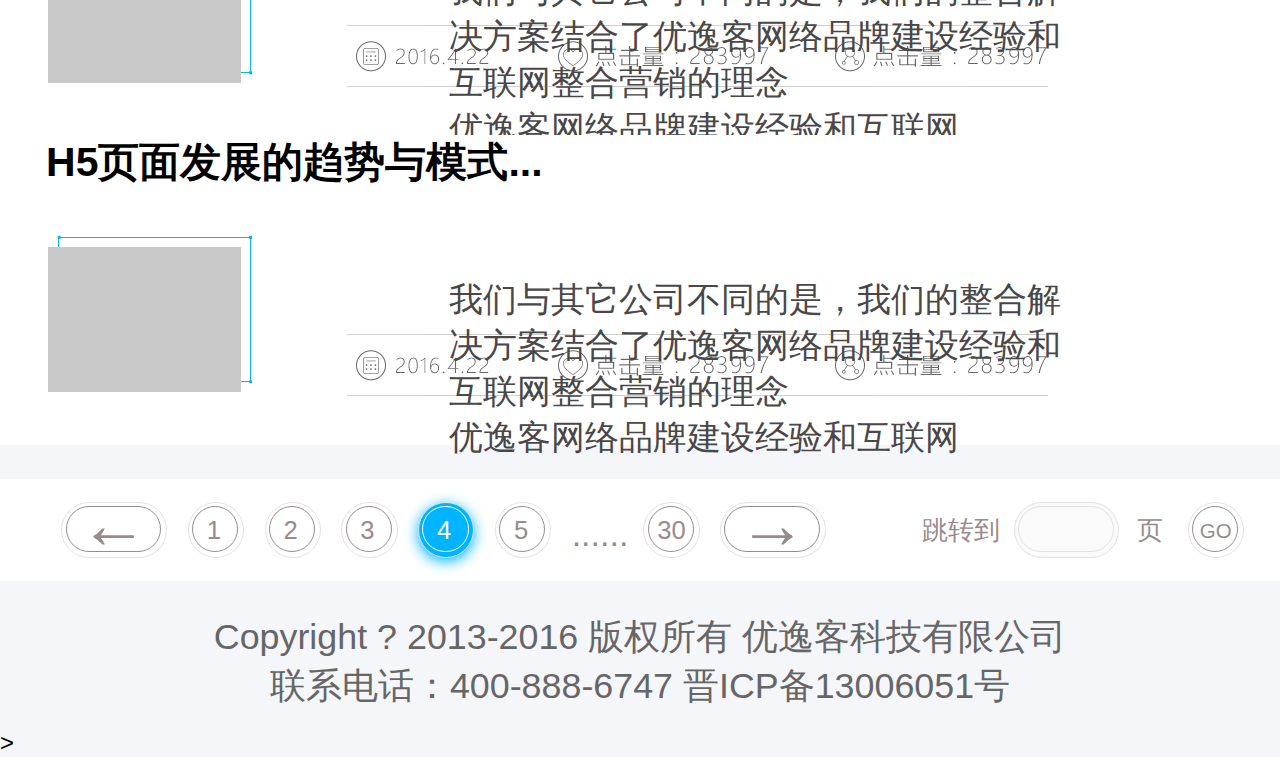
<file: meiti11111.html>
<!DOCTYPE html>
<html lang="en">
    <head>
        <meta charset="utf-8">
        <link rel="stylesheet" href="css/meiti.css">
        <link rel="stylesheet" href="css/comment.css">
        <meta name="viewport" content="width=device-width,initial-scale=1,minimum-scale=1,maximum-scale=1,user-scalable=no" />
        <meta name="viewport" content="width=device-width">
        <meta name="x5-orientation" content="portrait 丨 landscape"> 
        <meta name="screen-orention" content="portrait">
        <meta name="x5-fullscreen" content="true"/>
        <meta name="full-screen" content="yes">
        <meta name="format-detection" content="telephone=no,email=no/">
        <script src="js/rem.js"></script>
    </head>
    <body>
      <div class="db"><img src="img/db.png" alt=""></div>
     <div class="dingbu">
        
        <ul><li><img src="img/haitun.png" alt=""></li>
          <li><span>优逸客</span></li>
        </ul>

        
    </div>
    <div class="banner">
    <img src="img/banner_02.png" alt=""></div>

    <div class="box1">
    	<span>首页>媒体报道</span>
    </div>

    <div class="box2">
    <h6>H5页面发展的趋势与模式...</h6>
    <img src="img/meiti.png" alt="">
    
    <div class="box2-1">
    	<span>我们与其它公司不同的是，我们的整合解<br>决方案结合了优逸客网络品牌建设经验和<br>互联网整合营销的理念<br>
    优逸客网络品牌建设经验和互联网
    </span>
    </div>
    <img src="img/icon2.png" alt="">	
    </div>

    <div class="box3">
    <h6>H5页面发展的趋势与模式...</h6>
    <img src="img/meiti.png" alt="">
    
    <div class="box3-1">
    	<span>我们与其它公司不同的是，我们的整合解<br>决方案结合了优逸客网络品牌建设经验和<br>互联网整合营销的理念<br>
    优逸客网络品牌建设经验和互联网
    </span>
    </div>
    <img src="img/icon2.png" alt="">	
    	
    </div>

     <div class="box4">
    <h6>H5页面发展的趋势与模式...</h6>
    <img src="img/meiti.png" alt="">
    
    <div class="box4-1">
    	<span>我们与其它公司不同的是，我们的整合解<br>决方案结合了优逸客网络品牌建设经验和<br>互联网整合营销的理念<br>
    优逸客网络品牌建设经验和互联网
    </span>
    </div>
    <img src="img/icon2.png" alt="">	
    	
    </div>

     <div class="box5">
    <h6>H5页面发展的趋势与模式...</h6>
    <img src="img/meiti.png" alt="">
    
    <div class="box5-1">
    	<span>我们与其它公司不同的是，我们的整合解<br>决方案结合了优逸客网络品牌建设经验和<br>互联网整合营销的理念<br>
    优逸客网络品牌建设经验和互联网
    </span>
    </div>
    <img src="img/icon2.png" alt="">	
    	
    </div>

    <div class="fenye1">
     <a href="">
         <div class="left">
           <div class="left1">
            <span>←</span> 
           </div>
         </div>
     </a>
         
    <a href="">
        <div class="yuan">
            <div class="yuan1">
                <span>1</span>
            </div>
        </div>
    </a>    
    <a href="">
         <div class="yuan">
            <div class="yuan1">
                <span>2</span>
            </div>
         </div>
    </a>     
    <a href="">  
         <div class="yuan">
            <div class="yuan1">
                <span>3</span>
            </div>
         </div>
    </a>     
    <a href="">  
         <div class="yuan4">
            <div class="yuan44">
                <span>4</span>
            </div>
         </div>
    </a>     
    <a href="">  
         <div class="yuan">
            <div class="yuan1">
                <span>5</span>
            </div>
         </div>
    </a>      
         <div class="xian">
                <span>......</span>
         </div>
    <a href="">  
         <div class="yuan">
            <div class="yuan1 sanshi">
                <span>30</span>
            </div>
         </div>
    </a>     
    <a href="">  
         <div class="leftt">
            <div class="left1">
                <span>→</span>
            </div>
         </div>
    </a>      
         <div class="zi">
            <span>跳转到</span>
         </div>
    <a href="">  
         <div class="leftf">
            <div class="left1"> 
            </div>
         </div>
    </a>     
    <a href="">  
         <div class="zi1">
            <span>页</span>
         </div>
    </a>     
    <a href="">  
         <div class="yuan">
            <div class="yuan1 sanshi1">
                <span>GO</span>
            </div>
         </div>
    </a>     
    </div>

      <div class="box9">
    <span>Copyright ? 2013-2016 版权所有 优逸客科技有限公司
       <br> 联系电话：400-888-6747 晋ICP备13006051号
   </span></div>>
    </body>
</html>
</file>
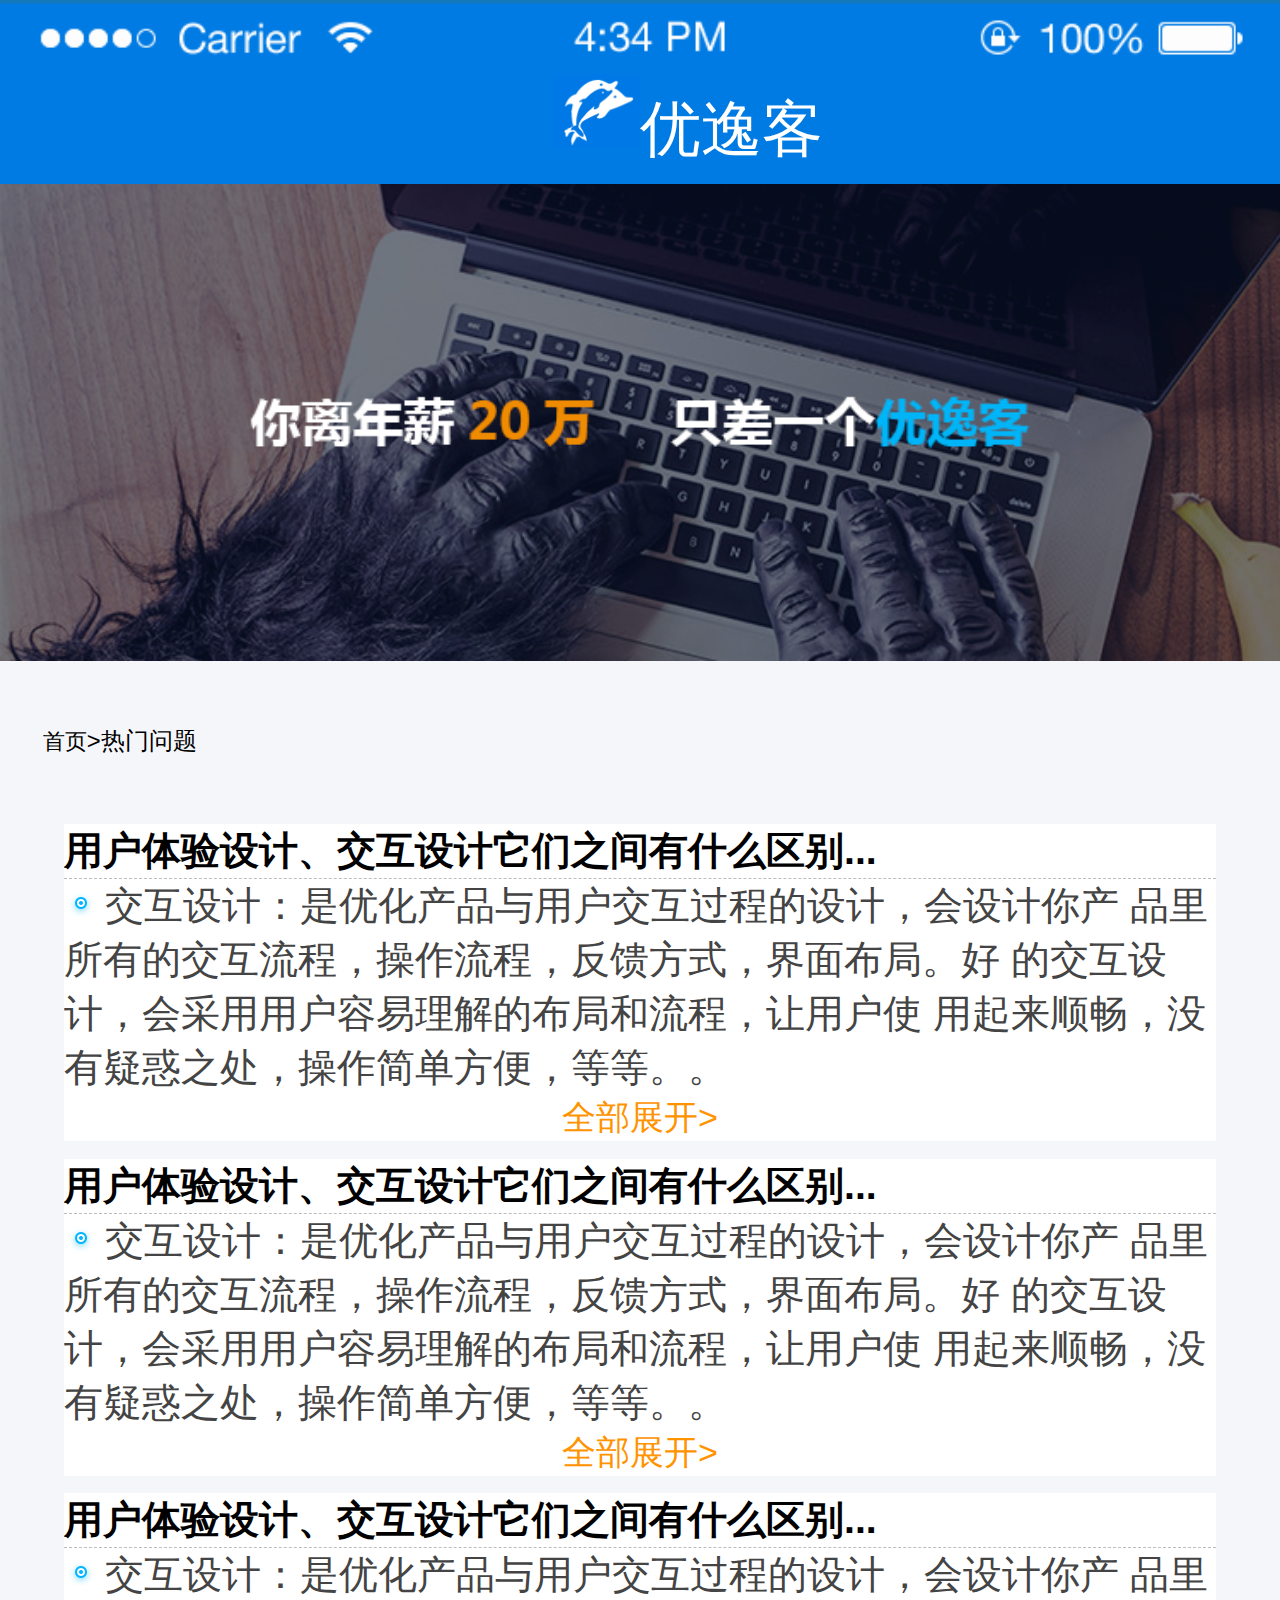
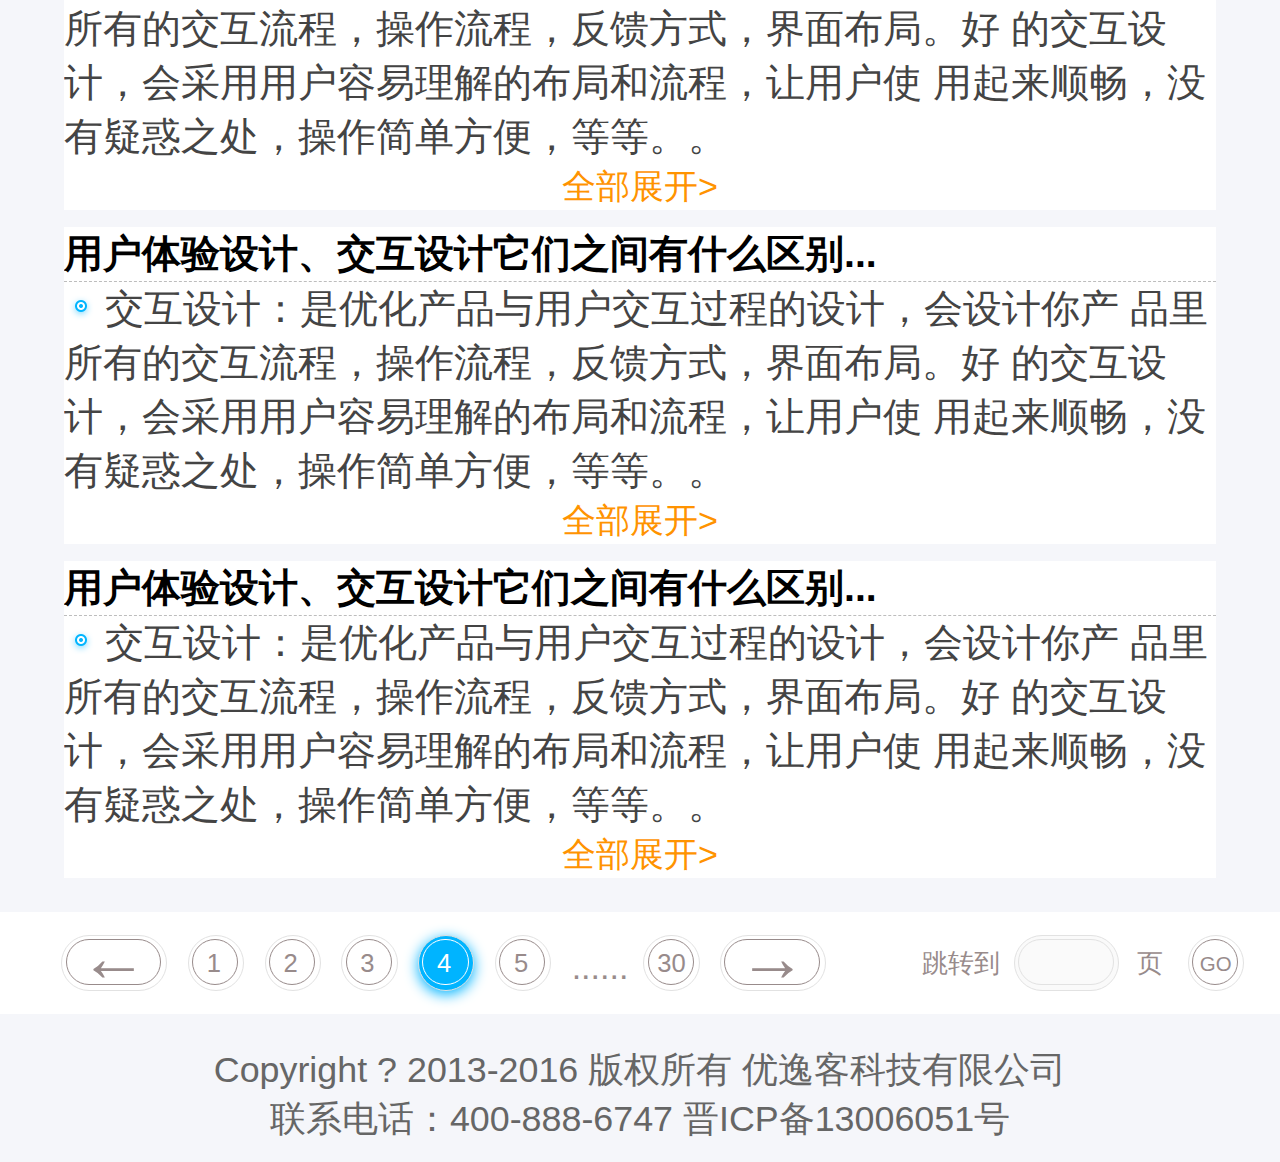
<file: remenwenti.html>
<!DOCTYPE html>
<html lang="en">
    <head>
        <meta charset="utf-8">
        <link rel="stylesheet" href="css/remenwenti.css">
        <link rel="stylesheet" href="css/comment.css">
        <meta name="viewport" content="width=device-width,initial-scale=1,minimum-scale=1,maximum-scale=1,user-scalable=no" />
        <meta name="viewport" content="width=device-width">
        <meta name="x5-orientation" content="portrait 丨 landscape"> 
        <meta name="screen-orention" content="portrait">
        <meta name="x5-fullscreen" content="true"/>
        <meta name="full-screen" content="yes">
        <meta name="format-detection" content="telephone=no,email=no/">
        <script src="js/rem.js"></script>
    </head>
    <body>
     <div class="db"><img src="img/db.png" alt=""></div>
     <div class="dingbu">
        
        <ul><li><img src="img/haitun.png" alt=""></li>
          <li><span>优逸客</span></li>
        </ul>

        
    </div>
    <div class="banner">
    <img src="img/banner_02.png" alt=""></div>

    <div class="box1">
    	<a href="index.html"><span>首页</a>>热门问题</span>
    </div>

      <div class="box2">
    <h3>用户体验设计、交互设计它们之间有什么区别...</h3>
    <img src="img/yuan.png" alt="">
    <span>交互设计：是优化产品与用户交互过程的设计，会设计你产 品里所有的交互流程，操作流程，反馈方式，界面布局。好 的交互设计，会采用用户容易理解的布局和流程，让用户使
用起来顺畅，没有疑惑之处，操作简单方便，等等。。<br>
</span>
 <p style="text-align: center"><a href="#">全部展开></a></p>
  
    </div>
     <div class="box2">
    <h3>用户体验设计、交互设计它们之间有什么区别...</h3>
    <img src="img/yuan.png" alt="">
    <span>交互设计：是优化产品与用户交互过程的设计，会设计你产 品里所有的交互流程，操作流程，反馈方式，界面布局。好 的交互设计，会采用用户容易理解的布局和流程，让用户使
用起来顺畅，没有疑惑之处，操作简单方便，等等。。<br>
</span>
 <p style="text-align: center"><a href="#">全部展开></a></p>
  
    </div>
     <div class="box2">
    <h3>用户体验设计、交互设计它们之间有什么区别...</h3>
    <img src="img/yuan.png" alt="">
    <span>交互设计：是优化产品与用户交互过程的设计，会设计你产 品里所有的交互流程，操作流程，反馈方式，界面布局。好 的交互设计，会采用用户容易理解的布局和流程，让用户使
用起来顺畅，没有疑惑之处，操作简单方便，等等。。<br>
</span>
 <p style="text-align: center"><a href="#">全部展开></a></p>
  
    </div>
     <div class="box2">
    <h3>用户体验设计、交互设计它们之间有什么区别...</h3>
    <img src="img/yuan.png" alt="">
    <span>交互设计：是优化产品与用户交互过程的设计，会设计你产 品里所有的交互流程，操作流程，反馈方式，界面布局。好 的交互设计，会采用用户容易理解的布局和流程，让用户使
用起来顺畅，没有疑惑之处，操作简单方便，等等。。<br>
</span>
 <p style="text-align: center"><a href="#">全部展开></a></p>
  
    </div>
     <div class="box2">
    <h3>用户体验设计、交互设计它们之间有什么区别...</h3>
    <img src="img/yuan.png" alt="">
    <span>交互设计：是优化产品与用户交互过程的设计，会设计你产 品里所有的交互流程，操作流程，反馈方式，界面布局。好 的交互设计，会采用用户容易理解的布局和流程，让用户使
用起来顺畅，没有疑惑之处，操作简单方便，等等。。<br>
</span>
 <p style="text-align: center"><a href="#">全部展开></a></p>
  
    </div>
    <div class="fenye1">
     <a href="">
         <div class="left">
           <div class="left1">
            <span>←</span> 
           </div>
         </div>
     </a>
         
    <a href="">
        <div class="yuan">
            <div class="yuan1">
                <span>1</span>
            </div>
        </div>
    </a>    
    <a href="">
         <div class="yuan">
            <div class="yuan1">
                <span>2</span>
            </div>
         </div>
    </a>     
    <a href="">  
         <div class="yuan">
            <div class="yuan1">
                <span>3</span>
            </div>
         </div>
    </a>     
    <a href="">  
         <div class="yuan4">
            <div class="yuan44">
                <span>4</span>
            </div>
         </div>
    </a>     
    <a href="">  
         <div class="yuan">
            <div class="yuan1">
                <span>5</span>
            </div>
         </div>
    </a>      
         <div class="xian">
                <span>......</span>
         </div>
    <a href="">  
         <div class="yuan">
            <div class="yuan1 sanshi">
                <span>30</span>
            </div>
         </div>
    </a>     
    <a href="">  
         <div class="leftt">
            <div class="left1">
                <span>→</span>
            </div>
         </div>
    </a>      
         <div class="zi">
            <span>跳转到</span>
         </div>
    <a href="">  
         <div class="leftf">
            <div class="left1"> 
            </div>
         </div>
    </a>     
    <a href="">  
         <div class="zi1">
            <span>页</span>
         </div>
    </a>     
    <a href="">  
         <div class="yuan">
            <div class="yuan1 sanshi1">
                <span>GO</span>
            </div>
         </div>
    </a>     
    </div>
     <div class="box7">
    <span>Copyright ? 2013-2016 版权所有 优逸客科技有限公司
       <br> 联系电话：400-888-6747 晋ICP备13006051号
    </span>
    	
    </div>
    </body>
</html>
</file>
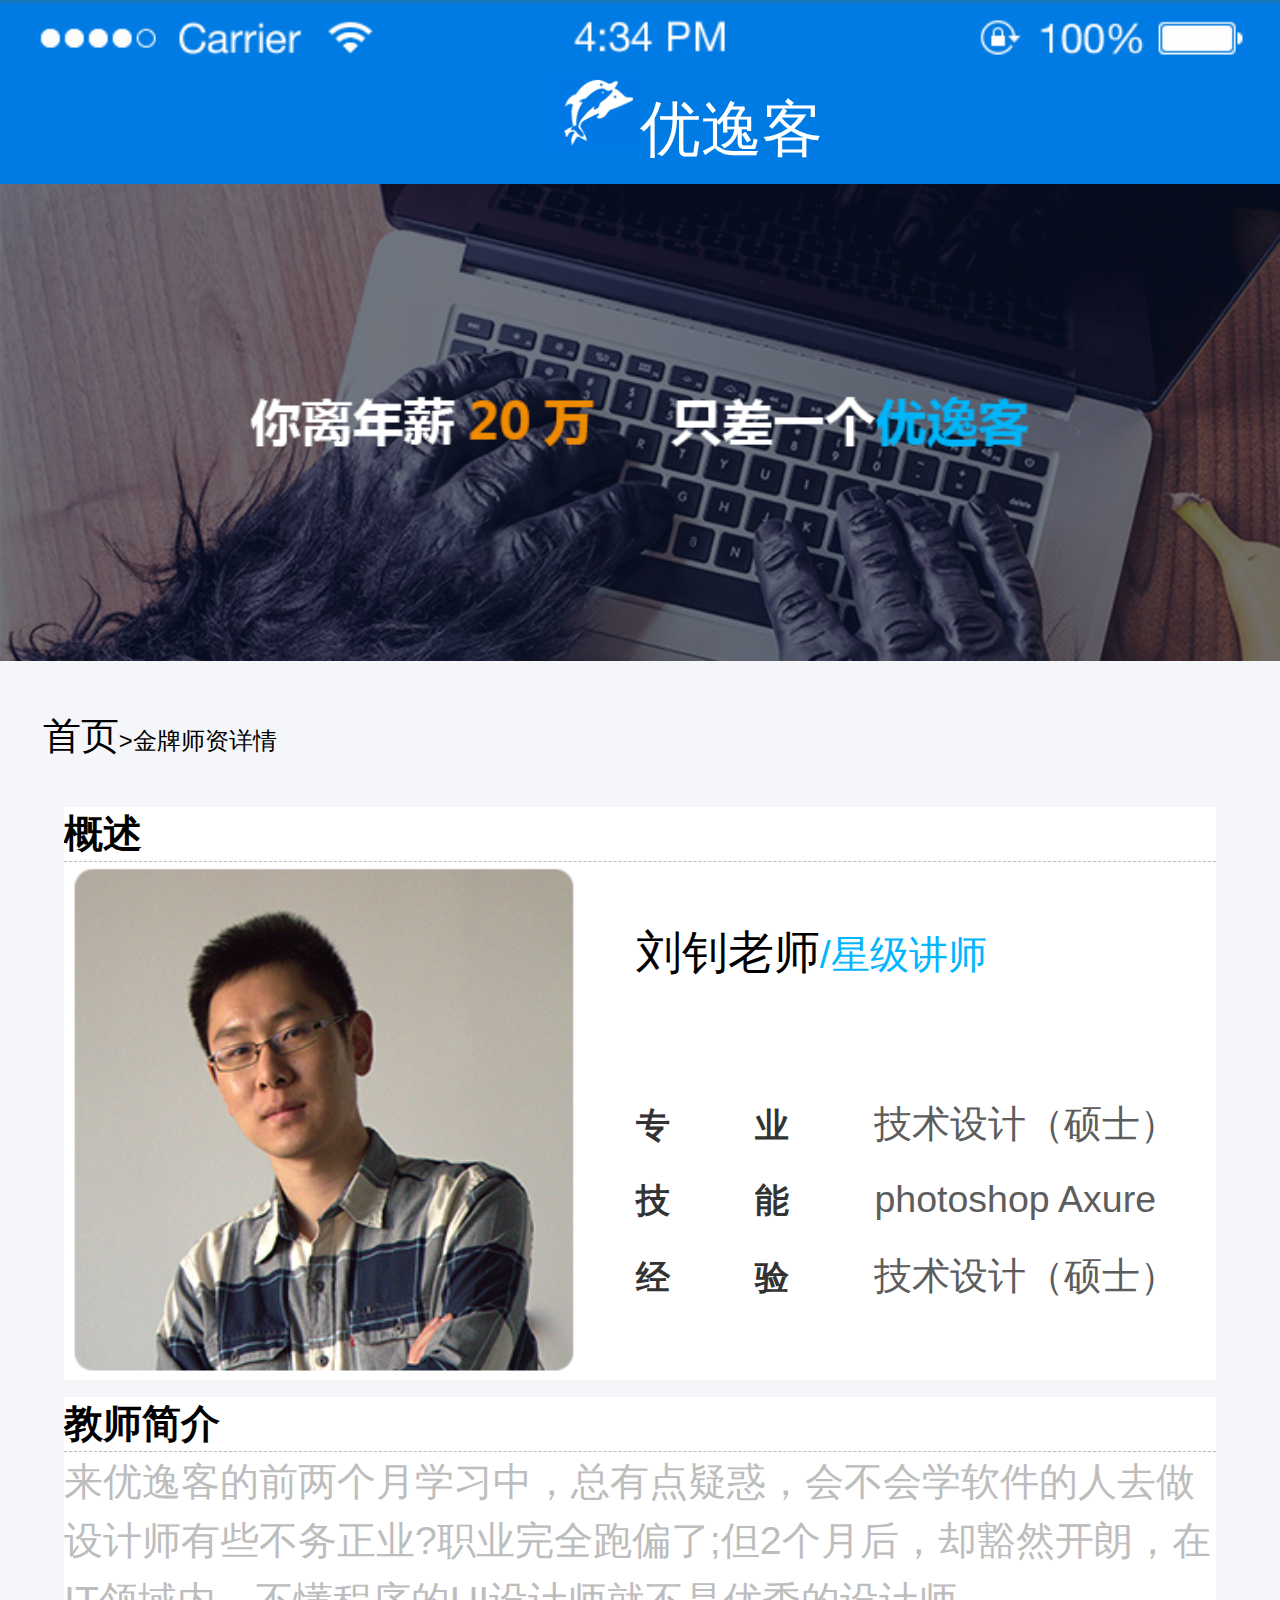
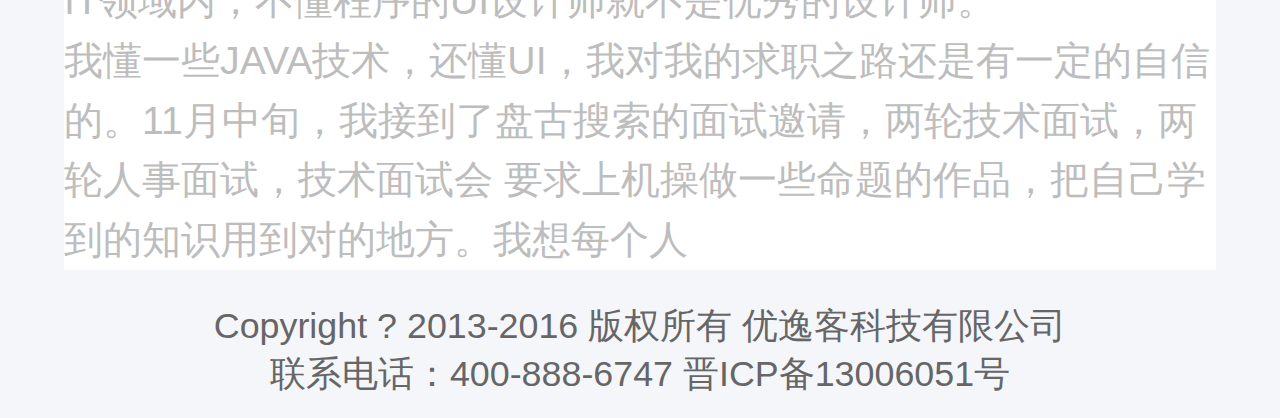
<file: shizi.html>
<!DOCTYPE html>
<html lang="en">
    <head>
        <meta charset="utf-8">
        <link rel="stylesheet" href="css/shizi.css">
        <link rel="stylesheet" href="css/comment.css">
            <script src="js/rem.js"></script>
        <meta name="viewport" content="width=device-width,initial-scale=1,minimum-scale=1,maximum-scale=1,user-scalable=no" />
        <meta name="viewport" content="width=device-width">
        <meta name="x5-orientation" content="portrait 丨 landscape"> 
        <meta name="screen-orention" content="portrait">
        <meta name="x5-fullscreen" content="true"/>
        <meta name="full-screen" content="yes">
        <meta name="format-detection" content="telephone=no,email=no/">
      
    </head>
    <body>
    <div class="db"><img src="img/db.png" alt=""></div>
    <div class="dingbu">
        
        <ul><li><img src="img/haitun.png" alt=""></li>
          <li><span>优逸客</span></li>
        </ul>

        
    </div>
    <div class="banner">
    <img src="img/banner_02.png" alt=""></div>

    <div class="box1">
    	<a href="index.html"><span>首页</a>>金牌师资详情</span>
    </div>

    <div class="box2">
    <h3>概述</h3><img src="img/liu.png" alt="">
    <div class="box2-1">
    <span>刘钊老师</span><i>/星级讲师</i><br><br>
    <strong>专业</strong><em>技术设计（硕士）</em><br><br>
   <strong>技能</strong><em>photoshop Axure </em><br><br>
    <strong>经验</strong><em>技术设计（硕士）</em>
    </div>
  
    	
    </div>

     <div class="box3">
    <h3>教师简介</h3>
    <span>来优逸客的前两个月学习中，总有点疑惑，会不会学软件的人去做设计师有些不务正业?职业完全跑偏了;但2个月后，却豁然开朗，在IT领域内，不懂程序的UI设计师就不是优秀的设计师。</span><br>
    <span>我懂一些JAVA技术，还懂UI，我对我的求职之路还是有一定的自信的。11月中旬，我接到了盘古搜索的面试邀请，两轮技术面试，两轮人事面试，技术面试会 要求上机操做一些命题的作品，把自己学到的知识用到对的地方。我想每个人</span>
    	
    </div>

     <div class="box7">
    <span>Copyright ? 2013-2016 版权所有 优逸客科技有限公司
       <br> 联系电话：400-888-6747 晋ICP备13006051号
    </span>
    	
    </div>
    </body>
</html>
</file>
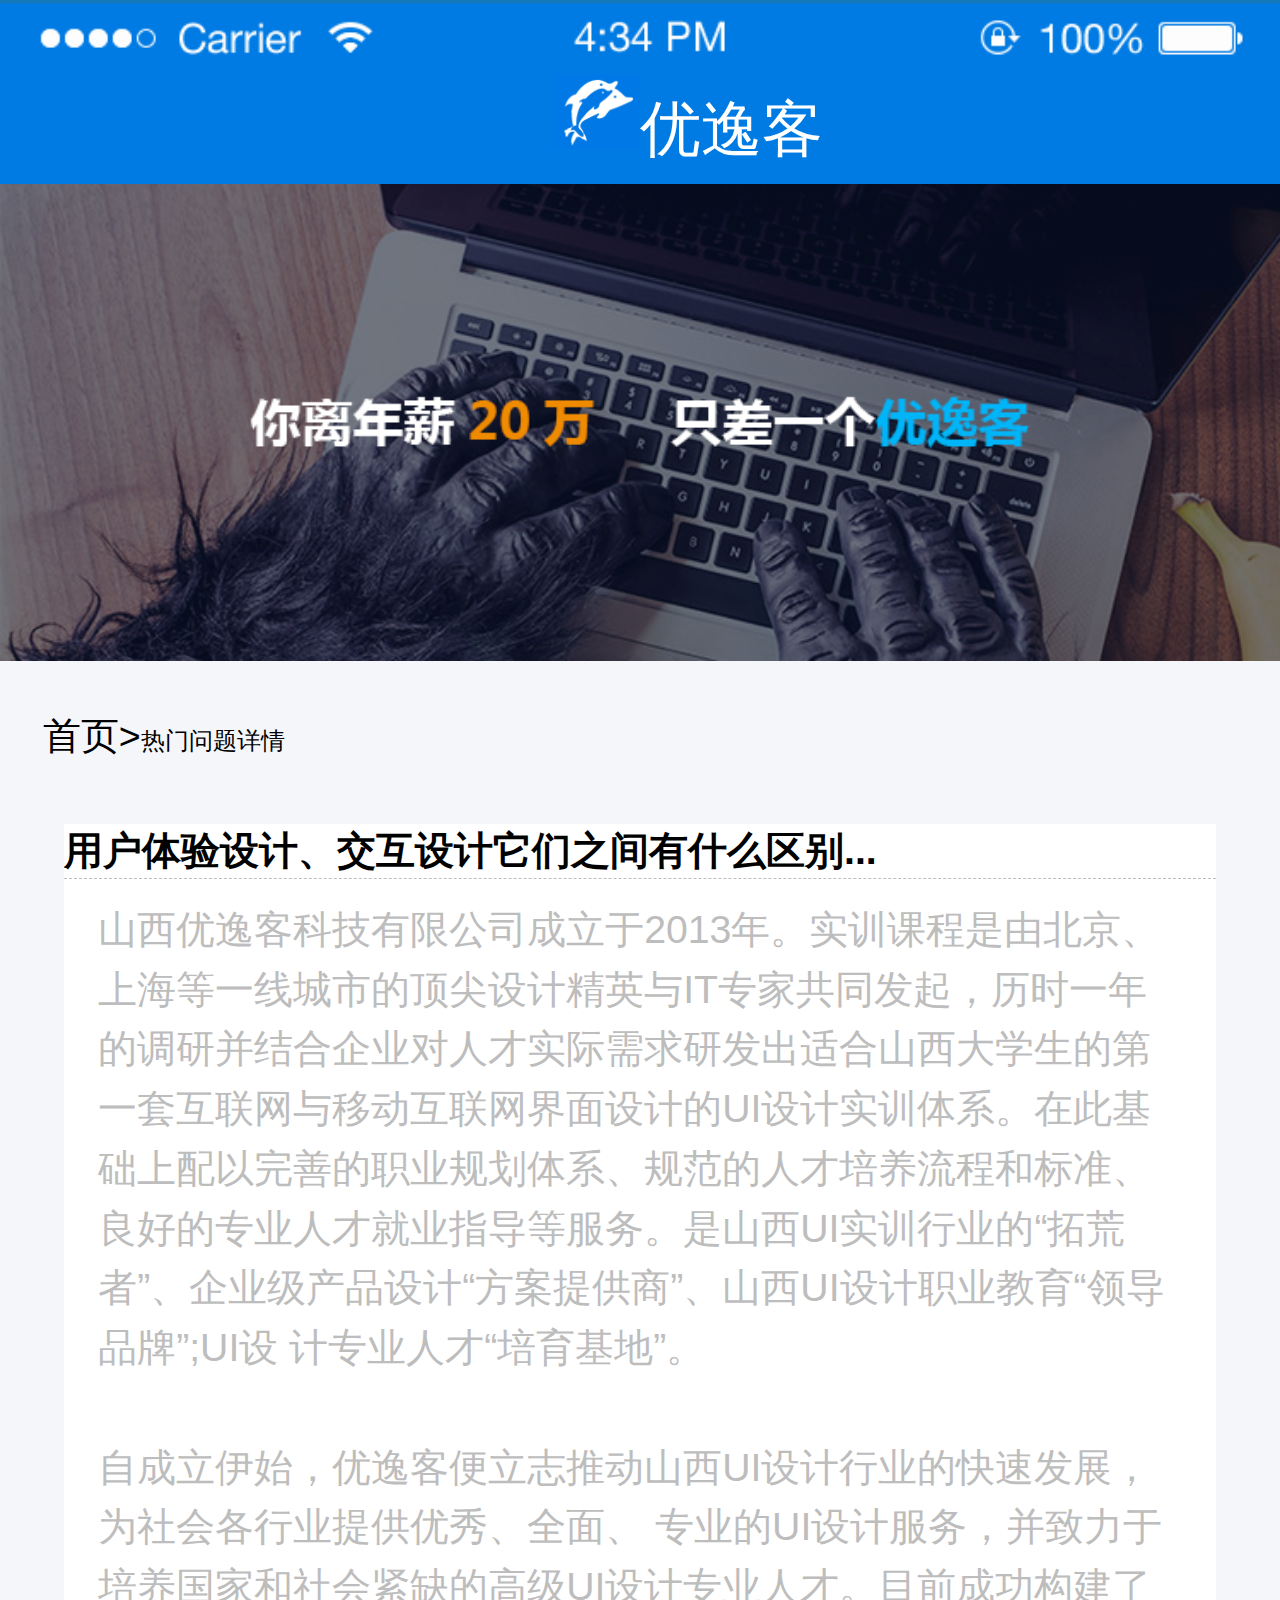
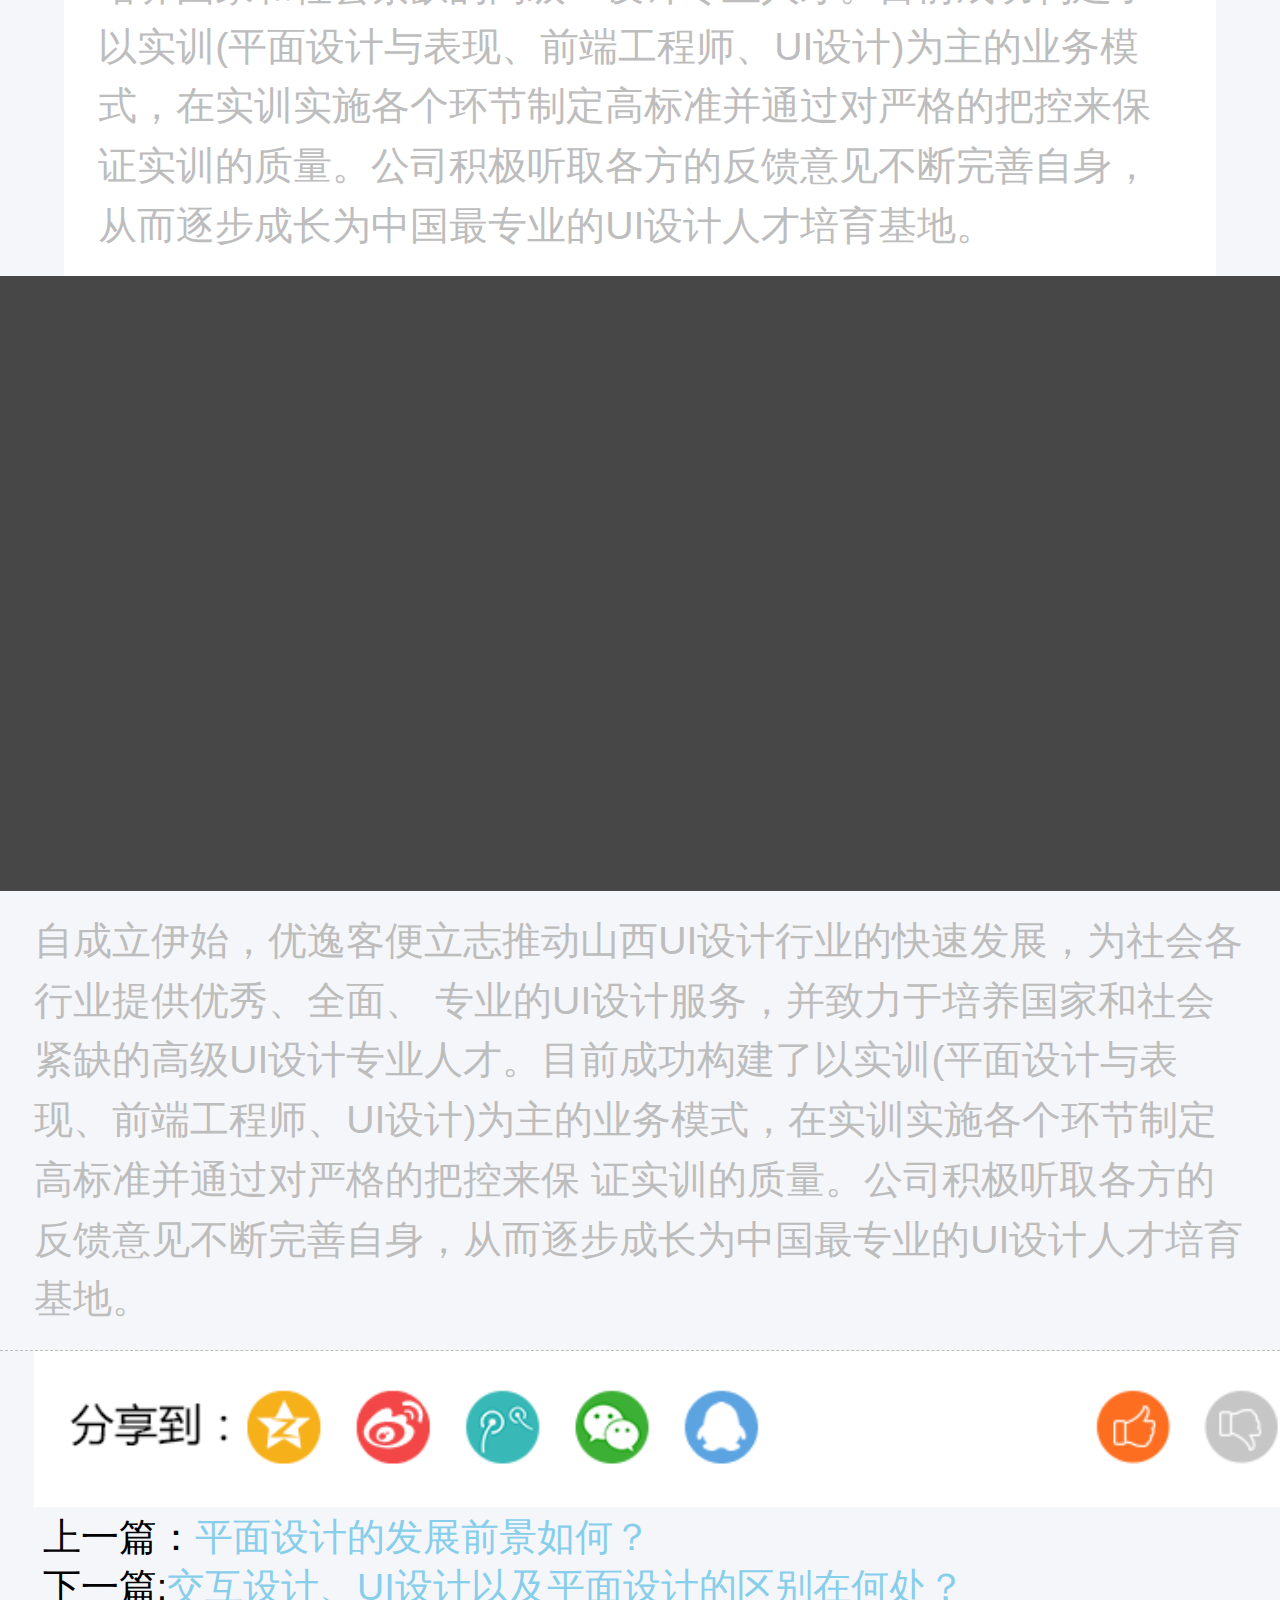
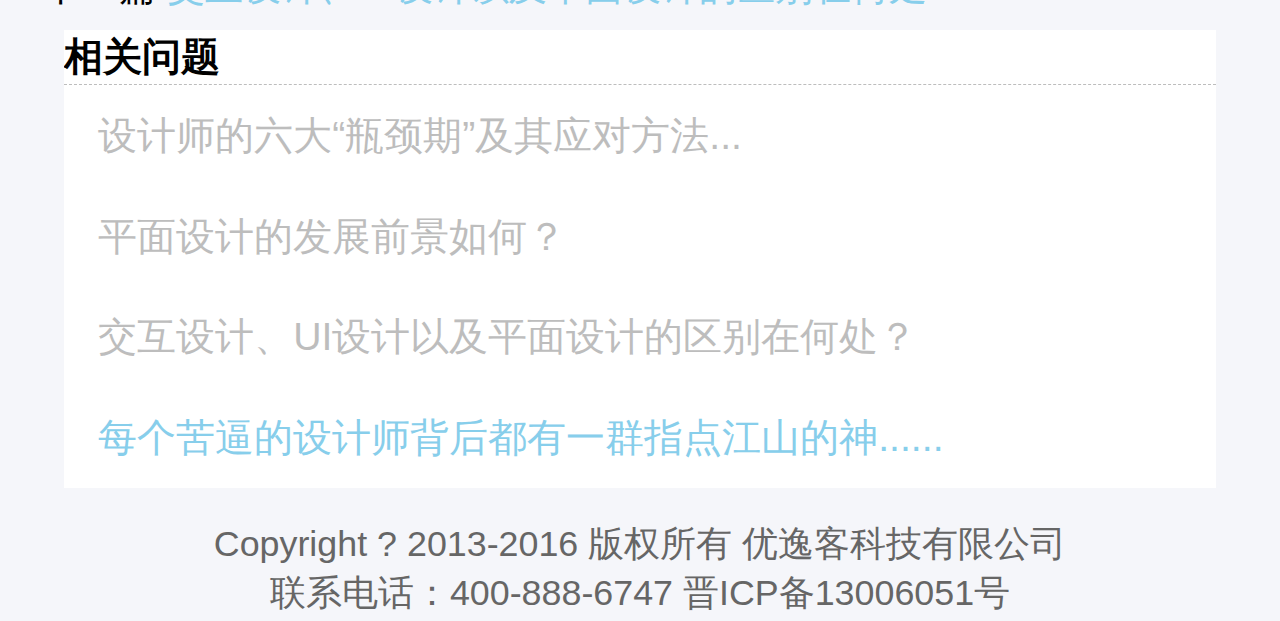
<file: wentixiangqing.html>
<!DOCTYPE html>
<html lang="en">
    <head>
        <meta charset="utf-8">
        <link rel="stylesheet" href="css/wentixiangqing.css">
        <link rel="stylesheet" href="css/comment.css">
        <meta name="viewport" content="width=device-width,initial-scale=1,minimum-scale=1,maximum-scale=1,user-scalable=no" />
        <meta name="viewport" content="width=device-width">
        <meta name="x5-orientation" content="portrait 丨 landscape"> 
        <meta name="screen-orention" content="portrait">
        <meta name="x5-fullscreen" content="true"/>
        <meta name="full-screen" content="yes">
        <meta name="format-detection" content="telephone=no,email=no/">
        <script src="js/rem.js"></script>
    </head>
    <body>

     <div class="db"><img src="img/db.png" alt=""></div>
     <div class="dingbu">
        
        <ul><li><img src="img/haitun.png" alt=""></li>
          <li><span>优逸客</span></li>
        </ul>

        
    </div>
    <div class="banner">
    <img src="img/banner_02.png" alt=""></div>

    <div class="box1">
    	<a href="index.html"><span>首页></a>热门问题详情</span>
    </div>

      <div class="box2">
    <h3>用户体验设计、交互设计它们之间有什么区别...</h3>
    <span>山西优逸客科技有限公司成立于2013年。实训课程是由北京、上海等一线城市的顶尖设计精英与IT专家共同发起，历时一年的调研并结合企业对人才实际需求研发出适合山西大学生的第一套互联网与移动互联网界面设计的UI设计实训体系。在此基础上配以完善的职业规划体系、规范的人才培养流程和标准、良好的专业人才就业指导等服务。是山西UI实训行业的“拓荒者”、企业级产品设计“方案提供商”、山西UI设计职业教育“领导品牌”;UI设 计专业人才“培育基地”。<br><br>

自成立伊始，优逸客便立志推动山西UI设计行业的快速发展，为社会各行业提供优秀、全面、 专业的UI设计服务，并致力于培养国家和社会紧缺的高级UI设计专业人才。目前成功构建了以实训(平面设计与表现、前端工程师、UI设计)为主的业务模式，在实训实施各个环节制定高标准并通过对严格的把控来保 证实训的质量。公司积极听取各方的反馈意见不断完善自身，从而逐步成长为中国最专业的UI设计人才培育基地。</span>
   
    </div>

    <div class="box3"></div>
    <div class="box4">
    	<span>自成立伊始，优逸客便立志推动山西UI设计行业的快速发展，为社会各行业提供优秀、全面、 专业的UI设计服务，并致力于培养国家和社会紧缺的高级UI设计专业人才。目前成功构建了以实训(平面设计与表现、前端工程师、UI设计)为主的业务模式，在实训实施各个环节制定高标准并通过对严格的把控来保 证实训的质量。公司积极听取各方的反馈意见不断完善自身，从而逐步成长为中国最专业的UI设计人才培育基地。</span>
    	<img src="img/kongjian.png" alt="">
    </div>

    <div class="box5">
    	<span>上一篇：</span><i>平面设计的发展前景如何？</i><br>
    	<span>下一篇:</span><i>交互设计、UI设计以及平面设计的区别在何处？</i>
    </div>
       <div class="box6">
   <h3>相关问题</h3>
    <span>设计师的六大“瓶颈期”及其应对方法...</span>
    <span>平面设计的发展前景如何？</span>
    <span>交互设计、UI设计以及平面设计的区别在何处？</span>
   <span>每个苦逼的设计师背后都有一群指点江山的神......</span>

   
    </div>
     <div class="box7">
    <span>Copyright ? 2013-2016 版权所有 优逸客科技有限公司
       <br> 联系电话：400-888-6747 晋ICP备13006051号
    </span>
    	
    </div>



    </body>
</html>
</file>
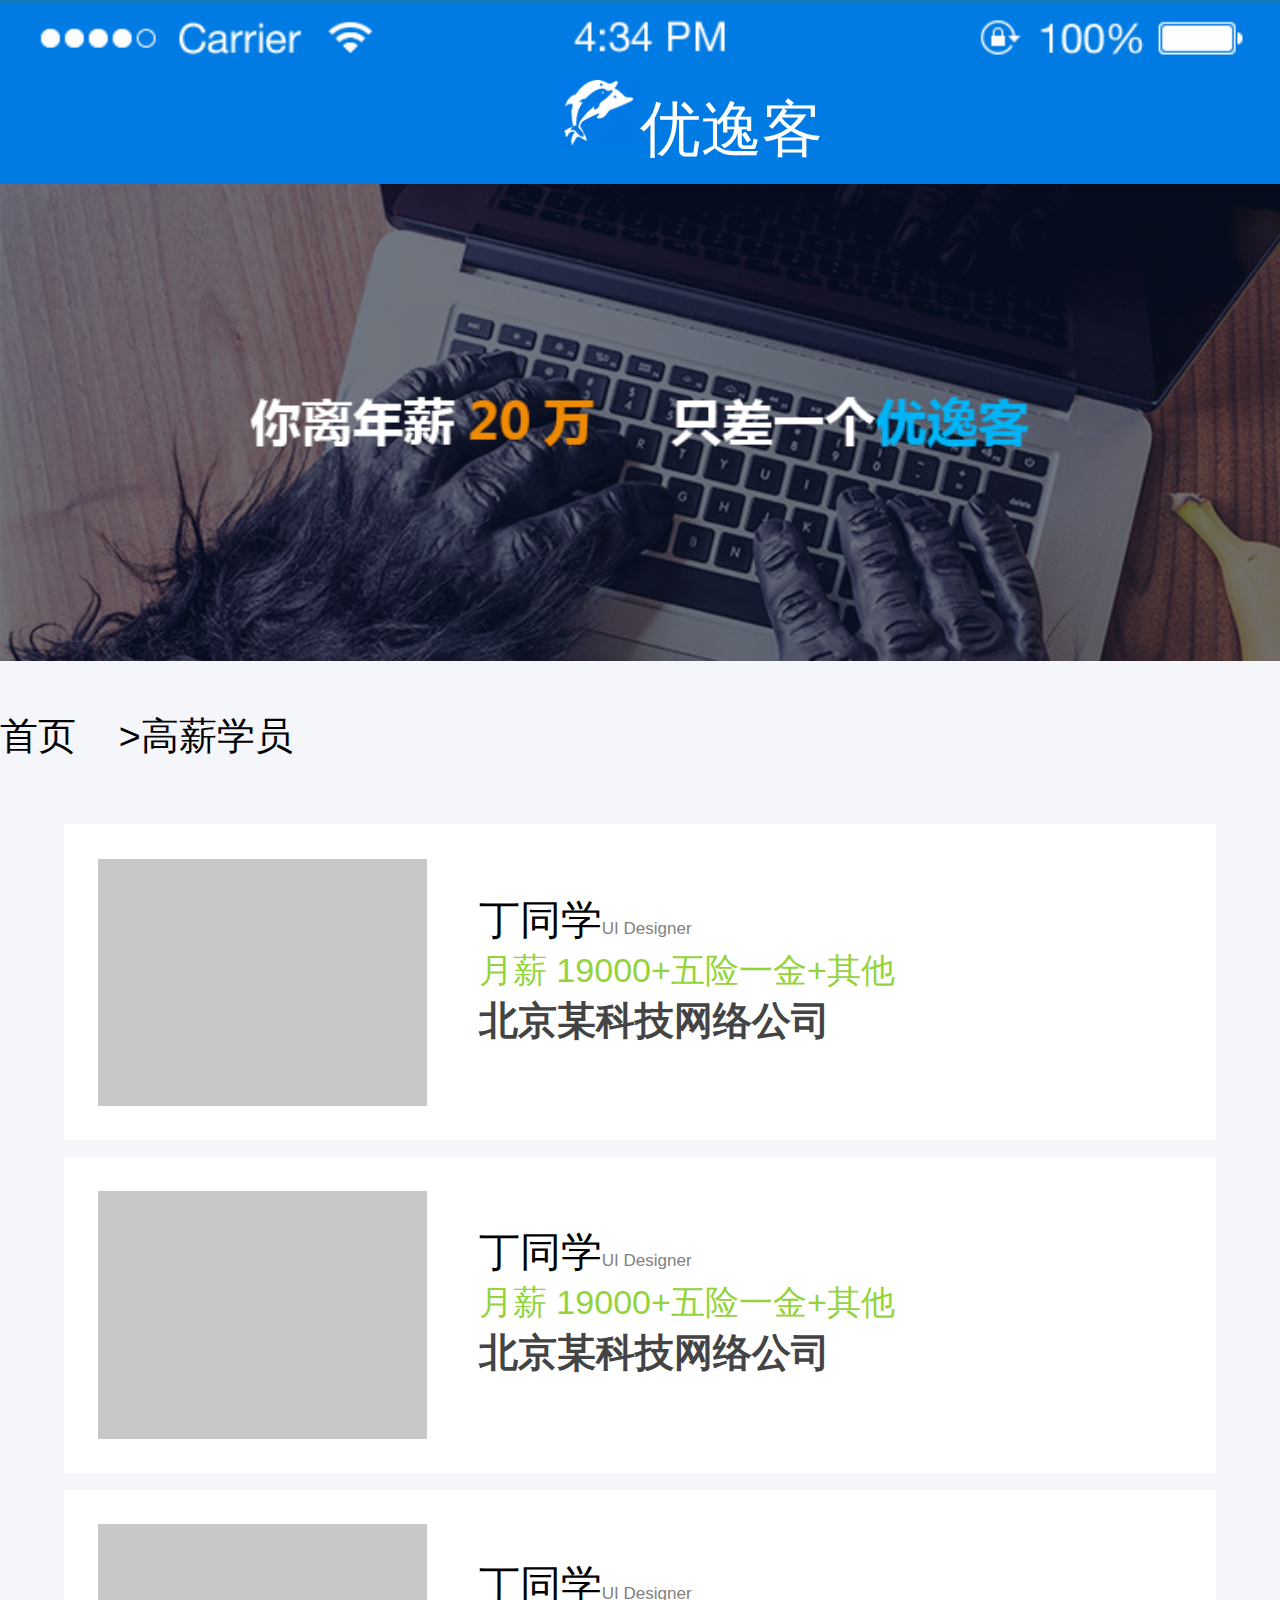
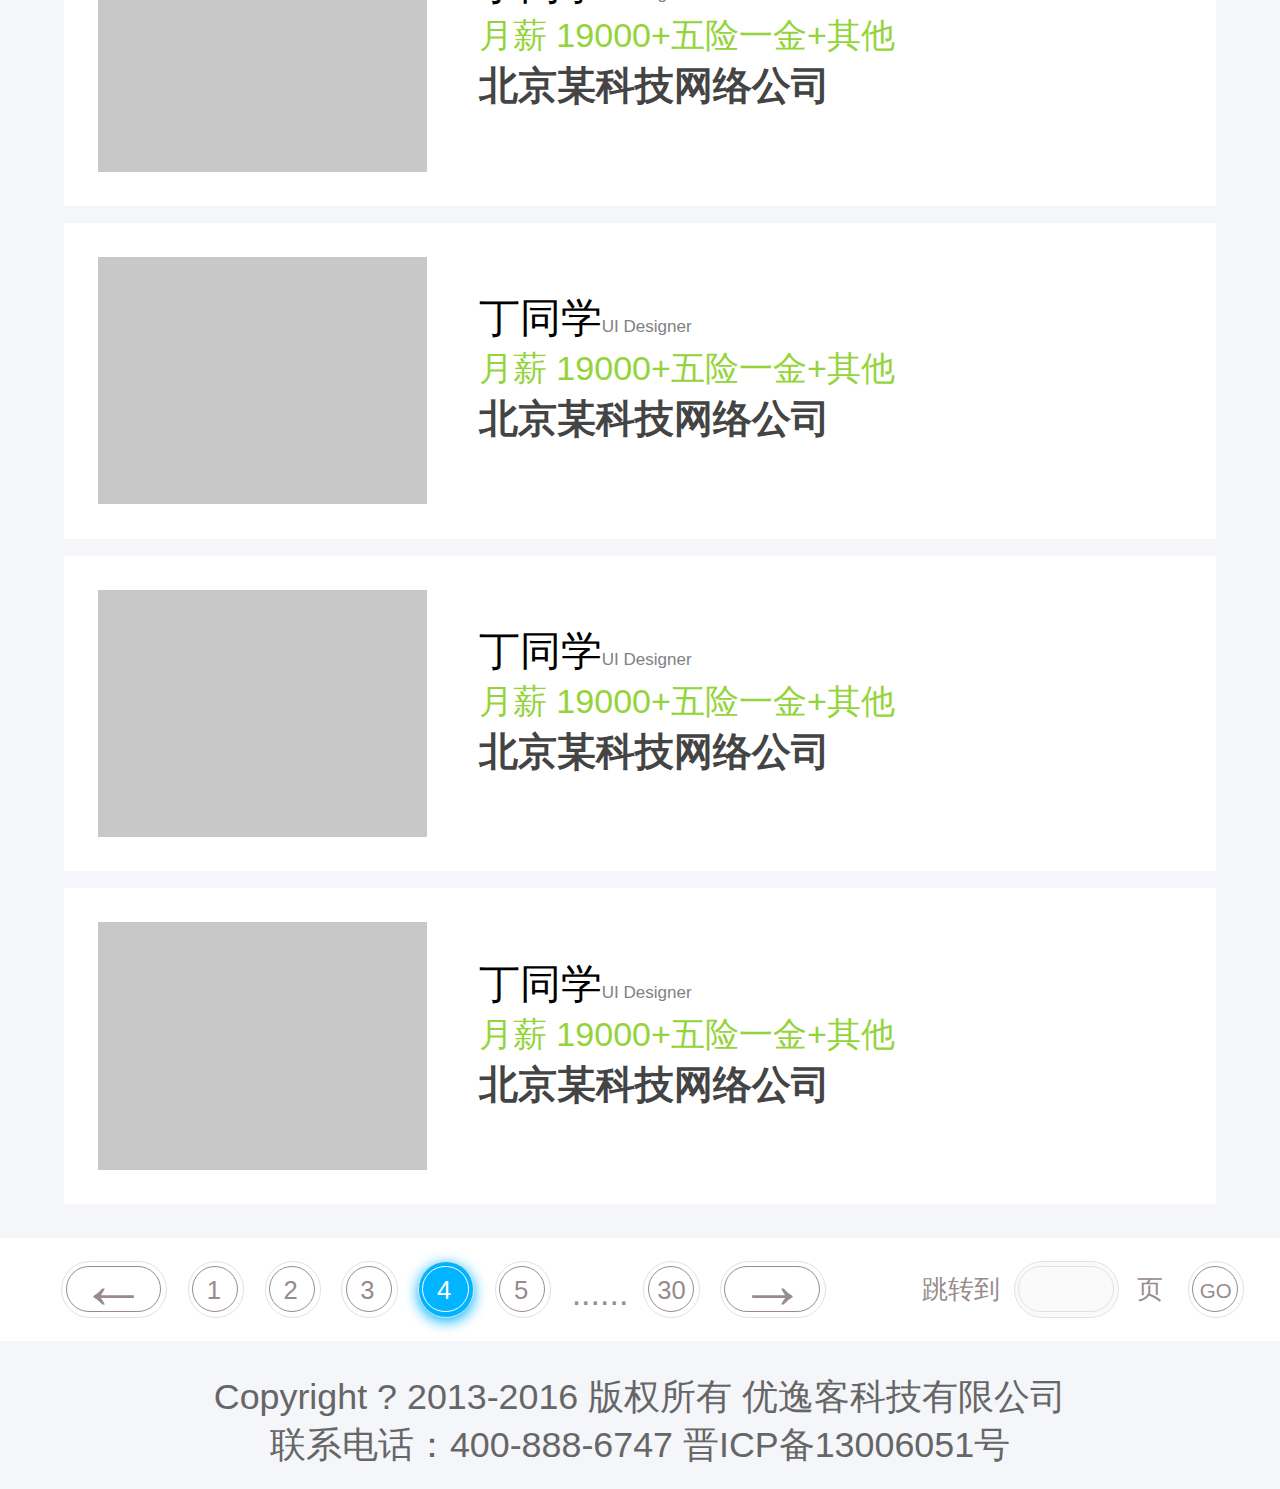
<file: xueyaun.html>
<!DOCTYPE html>
<html lang="en">
    <head>
        <meta charset="utf-8">
        <link rel="stylesheet" href="css/xueyuan.css">
        <link rel="stylesheet" href="css/comment.css">
        <meta name="viewport" content="width=device-width,initial-scale=1,minimum-scale=1,maximum-scale=1,user-scalable=no" />
        <meta name="viewport" content="width=device-width">
        <meta name="x5-orientation" content="portrait 丨 landscape"> 
        <meta name="screen-orention" content="portrait">
        <meta name="x5-fullscreen" content="true"/>
        <meta name="full-screen" content="yes">
        <meta name="format-detection" content="telephone=no,email=no/">
        <script src="js/rem.js"></script>
    </head>
    <body>
    <div class="db"><img src="img/db.png" alt=""></div>
   <div class="dingbu">
        
        <ul><li><img src="img/haitun.png" alt=""></li>
          <li><span>优逸客</span></li>
        </ul>

        
    </div>
    <div class="banner">
    <img src="img/banner_02.png" alt=""></div>

    <div class="box1">
    	<a href="index.html">首页</a><span>>高薪学员</span>
    </div>

    <div class="box2">
    <img src="img/zhaopian.png" alt="">
    <div class="box2-1">
    <span>丁同学</span><i>UI Designer</i><br>
    <em>月薪 19000+五险一金+其他</em><br>
    <strong>北京某科技网络公司</strong>
    </div>	
    </div>

        <div class="box3">
    <img src="img/zhaopian.png" alt="">
    <div class="box3-1">
    <span>丁同学</span><i>UI Designer</i><br>
    <em>月薪 19000+五险一金+其他</em><br>
    <strong>北京某科技网络公司</strong>
    </div>	
    </div>

         <div class="box4">
    <img src="img/zhaopian.png" alt="">
    <div class="box4-1">
    <span>丁同学</span><i>UI Designer</i><br>
    <em>月薪 19000+五险一金+其他</em><br>
    <strong>北京某科技网络公司</strong></div>	
     </div>

          <div class="box5">
    <img src="img/zhaopian.png" alt="">
    <div class="box5-1">
    <span>丁同学</span><i>UI Designer</i><br>
    <em>月薪 19000+五险一金+其他</em><br>
    <strong>北京某科技网络公司</strong></div>	
     </div>

          <div class="box6">
    <img src="img/zhaopian.png" alt="">
    <div class="box6-1">
    <span>丁同学</span><i>UI Designer</i><br>
    <em>月薪 19000+五险一金+其他</em><br>
    <strong>北京某科技网络公司</strong></div>	
     </div>

          <div class="box7">
    <img src="img/zhaopian.png" alt="">
    <div class="box7-1">
    <span>丁同学</span><i>UI Designer</i><br>
    <em>月薪 19000+五险一金+其他</em><br>
    <strong>北京某科技网络公司</strong></div>	
     </div>

     <div class="fenye1">
     <a href="">
         <div class="left">
           <div class="left1">
            <span>←</span> 
           </div>
         </div>
     </a>
         
    <a href="">
        <div class="yuan">
            <div class="yuan1">
                <span>1</span>
            </div>
        </div>
    </a>    
    <a href="">
         <div class="yuan">
            <div class="yuan1">
                <span>2</span>
            </div>
         </div>
    </a>     
    <a href="">  
         <div class="yuan">
            <div class="yuan1">
                <span>3</span>
            </div>
         </div>
    </a>     
    <a href="">  
         <div class="yuan4">
            <div class="yuan44">
                <span>4</span>
            </div>
         </div>
    </a>     
    <a href="">  
         <div class="yuan">
            <div class="yuan1">
                <span>5</span>
            </div>
         </div>
    </a>      
         <div class="xian">
                <span>......</span>
         </div>
    <a href="">  
         <div class="yuan">
            <div class="yuan1 sanshi">
                <span>30</span>
            </div>
         </div>
    </a>     
    <a href="">  
         <div class="leftt">
            <div class="left1">
                <span>→</span>
            </div>
         </div>
    </a>      
         <div class="zi">
            <span>跳转到</span>
         </div>
    <a href="">  
         <div class="leftf">
            <div class="left1"> 
            </div>
         </div>
    </a>     
    <a href="">  
         <div class="zi1">
            <span>页</span>
         </div>
    </a>     
    <a href="">  
         <div class="yuan">
            <div class="yuan1 sanshi1">
                <span>GO</span>
            </div>
         </div>
    </a>     
    </div>

      <div class="box9">
    <span>Copyright ? 2013-2016 版权所有 优逸客科技有限公司
       <br> 联系电话：400-888-6747 晋ICP备13006051号
    </span>


   
    </body>
</html>
</file>
<file: css/zhuye.css>
*{
	margin: 0px;
	padding: 0px;
	list-style: none;
	
	font-family: "微软雅黑","苹方","Helvetica";
}
body{
	background: #F5F6FA;
}
.db{
	width: 100%;
	height: auto;
	background: #007BE3;

}
.banner img{
	width: 100%;
}
.db img{
	width: 100%;
}
.dingbu{
	width: 100%;
	height: auto;
	overflow: hidden;
	background: #007BE3;
}
.dingbu ul{
	width: 100%;
	height: auto;
	overflow: hidden;
}
.dingbu ul>li{
	width: 50%;
	height: auto;
	
	float: left;
}
.dingbu ul>li>span{
	font-size: 0.36rem;
	color: white;
	box-sizing: border-box;
	line-height: 0.64rem;
}
.dingbu ul>li>img:nth-child(1){
	float: right;
}

.box1{
	width: 100%;
	height: 0.82rem;
	line-height: 0.82rem;
}
.box1 a{
	text-decoration: none;
	color: black;
	font-size: 0.22rem;
}
.box1 span{
	font-size: 0.22rem;
	box-sizing: border-box;
	padding-top: 0.33rem;
	padding-left: 0.25rem;
}
.box2{
	width: 100%;
	height: auto;
	overflow: hidden;
}
.box2-1{
	width: 25%;
    height: auto;
    overflow: hidden;
    text-align: center;
    float: left;
    box-sizing: border-box;
    padding-left: 0.15rem;
    padding-top:0.2rem;
}
.box2-1-1{
	    width: 1.58rem;
    height:1.58rem;
    float: left;
    box-sizing: border-box;
    border-radius: 0.1rem;
    background: white;
    text-align: center;
    padding-top: 0.2rem;
}
.box2-1-1 img{
	width: 1.07rem;
    height: 1.07rem;
}
.box2-1 p{
	display: inline-block;
    font-size: 0.2rem;
    color: black;
    margin-top: 0.2rem;
}
.box3{
	width: 100%;
	height: auto;
	text-align: center;
	background: white;
	border-bottom: 0.01rem solid #c1c1c1;
}
.box3 span{
	font-size: 0.25rem;
	color: #197BBC;
	line-height: 0.4rem;

}
.box4{
	width: 100%;
	height: auto;
	overflow: hidden;
}
.box4 ul>li{
	width: 50%;
	height: auto;
	overflow: hidden;
	border-right: 0.01rem solid #c1c1c1;
	float: left;
	box-sizing: border-box;
	border-bottom: 0.01rem solid #c1c1c1;
	padding-bottom: 0.2rem;
	background: white;
}
.box4 ul>li:nth-child(2){
	padding-bottom: 0.25rem;
}
.box4 ul>li>img{
	float: right;
	box-sizing: border-box;
	padding-right: 0.2rem;
	padding-top: 0.2rem;
}
.box4 ul>li>h1{
	font-size: 0.24rem;
	color: black;
	line-height: 0.28rem;
	box-sizing: border-box;
	padding: 0.17rem 0.38rem;
}
.box4 ul>li>h2{
	font-size: 0.2rem;
	color: #999999;
	box-sizing: border-box;
	padding: 0.17rem 0.38rem;
}
.box5{
	width: 100%;
	height: auto;
	overflow: hidden;
}
.box5 ul{
	overflow: hidden;

}
.box5 ul>li{
	width: 33.33%;
	height: auto;
	overflow: hidden;
	border-right: 0.01rem solid #c1c1c1;
	float: left;
	box-sizing: border-box;
	border-bottom: 0.01rem solid #c1c1c1;
	padding-bottom: 1.2rem;
}
.box5 ul>li>img{
	float: left;
	box-sizing: border-box;
	padding-right: 0.2rem;
	padding-top: 0.2rem;
}
.box5 ul>li>h1{
	font-size: 0.25rem;
	color: black;
	line-height: 0.28rem;
	box-sizing: border-box;
	padding: 0.15rem 0.38rem;
}
.box5 ul>li>h2{
	font-size: 0.2rem;
	color: #999999;
	box-sizing: border-box;
	padding: 0.09rem 0.1rem;
}
.box5 ul>li>h1:nth-child(2){
	box-sizing: border-box;
	padding: 0.12rem 0.1rem;
}

.dibu{
	    width: 100%;
    height: 0.82rem;
    background: white;
    position: fixed;
    bottom: 0rem;
}
.dibu .left{
	    float: left;
    width: 25%;
    height: 0.81rem;
    line-height:0.81rem;
    text-align: center;
}
.dibu .left img {
    width: 0.68rem;
    height: 0.6rem;
    float: left;
    box-sizing: border-box;
    padding-left: 0.3rem;
    padding-top: 0.2rem;
}
.dibu .left span {
  
    float: right;
    font-size: 0.2rem;
    box-sizing: border-box;
    padding-right:0.2rem;

}
.dibu .zhong {
    float: left;
    width: 40%;
    background: #FF7E00;
    height:0.81rem;
    margin-left: 0.4rem;
    margin-top: -0.1rem;
    box-sizing: border-box;
    border-radius: 0.1rem;
    line-height: 0.81rem;
}
.dibu .zhong span {
    font-size: 0.3rem;
    color: white;
    float: right;
    box-sizing: border-box;
    padding-right: 0.68rem;
}
.dibu .zhong img {
    width: 0.68rem;
    height: 0.6rem;
    float: left;
    box-sizing: border-box;
    padding-left: 0.3rem;
    padding-top: 0.2rem;
}
.dibu .right {
    float: right;
    width: 25%;
    height: 0.8191rem;
    line-height: 0.8191rem;
    text-align: center;
}
.dibu .right img{
	box-sizing: border-box;
	padding-top: 0.15rem;

}
.dibu .right a span{
	  float: right;
    font-size: 0.2rem;
    box-sizing: border-box;
    padding-right:0.2rem;
    

}
.dibu  a{
	text-decoration: none;
	color: black;
}
</file>
<file: css/comment.css>
body{
         	font-family:"Helvetica";
           -webkit-overflow-scrolling:touch;
            overflow-scrolling: touch;
            font-size: 0.14rem;
  }
 a,input,form,button{
           -webkit-tap-highlight-color: rgba(0, 0, 0, 0);
           -webkit-appearance: none;
}
*{
        	-webkit-text-size-adjust:100%;
        	text-size-adjust: 100%;
        	-webkit-user-select:none ;
            user-select:none ;
        	max-height:9999999px; 
        	padding: 0px;
        	margin: 0px;
        	list-style: none;    
}
</file>
<file: css/daikuan.css>
*{
	margin: 0px;
	padding: 0px;
	list-style: none;
	
	font-family: "微软雅黑","苹方","Helvetica";
}
body{
	background: #F5F6FA;
}
.db{
	width: 100%;
	height: auto;
	background: #007BE3;

}
.db img{
	width: 100%;
	height: auto;
}
.banner img{
	width: 100%;
	height: auto;
}

.dingbu{
	width: 100%;
	height: auto;
	overflow: hidden;
	background: #007BE3;
}
.dingbu ul{
	width: 100%;
	height: auto;
	overflow: hidden;
}
.dingbu ul>li{
	width: 50%;
	height: auto;
	float: left;
}

.dingbu ul>li>span{
	font-size: 0.36rem;
	color: white;
	box-sizing: border-box;
	line-height: 0.64rem;
}
.dingbu ul>li>img:nth-child(1){
	float: right;
}



.box1{
	width: 100%;
	height: 0.82rem;
	line-height: 0.82rem;
}
.box1 a{
	font-size: 0.22rem;
	box-sizing: border-box;
	padding-top: 0.33rem;
	padding-left: 0.35rem;
	text-decoration: none;
	color: black;
}
.box2{
	width: 90%;
	height: auto;
	overflow: hidden;
	background: white;
	position: relative;
	display:block;
	margin: 0px auto;
	margin-top:0.1rem;
}
 h3{
	font-size: 0.23rem;
	color: black;
	
	width: 94%;

}
.box2-1{
	    width: 0.04rem;
    height: 0.2rem;
    background: #01B5FF;
    margin-left: 0.2rem;
    margin-top: 0.27rem;
    position: absolute;

}


.box2   h3{
	width: 80%;
	font-size: 0.23rem;
	color: black;
	border-bottom: 0.01rem dashed  #BDBDBD;
	box-sizing: border-box;
	padding-top: 0.2rem;
	/* padding-left: 0.4rem; */
	padding-bottom: 0.2rem;
	display: inline-block;
	margin-left: 0.4rem;

}
.box2 span{
	font-size: 0.23rem;
	color: #BDBDBD;
	line-height: 0.35rem;
	box-sizing: border-box;
	/* padding-top: 0.4rem;
	padding-left: 0.4rem;
	padding-bottom: 0.4rem; */
	padding: 0.4rem;
	display: inline-block;

}
.box3{
	width: 100%;
	height: 3.63rem;
	background: #474747;
}
.box4{
	width: 90%;
	margin: 0px auto;
}
.box4  img{
	width: 100%;
	
} 

.box7{
	width: 69%;
	text-align: center;
	line-height: 0.26rem;
	margin: 0.1rem auto;
	margin-top: 0.2rem;
}
.box7 span{
	font-size: 0.21rem;
	color: #666666;
}
</file>
<file: css/guanyu.css>
*{
	margin: 0px;
	padding: 0px;
	list-style: none;
	
	font-family: "微软雅黑","苹方","Helvetica";
}
body{
	background: #F5F6FA;
}
.db{
	width: 100%;
	height: auto;
	background: #007BE3;

}
.db img{
	width: 100%;
}
.banner img{
	width: 100%;
}


.dingbu{
}
.dingbu ul{
	width: 100%;
	height: auto;
	overflow: hidden;
	background: #007BE3;
}
.dingbu ul>li{
	width: 50%;
	height: auto;
	
	float: left;
}
.dingbu ul>li>span{
	font-size: 0.36rem;
	color: white;
	box-sizing: border-box;
	line-height: 0.64rem;
}
.dingbu ul>li>img:nth-child(1){
	float: right;
}

.box1{
	width: 100%;
	height: 0.82rem;
	line-height: 0.82rem;
}
.box1 a{
	text-decoration: none;
	font-size: 0.22rem;
	color: black;
}
.box1 span{
	font-size: 0.22rem;
	box-sizing: border-box;
	padding-top: 0.33rem;
	padding-left:0.25rem;
}

.box2{
	width: 93%;
	overflow: hidden;
	background: white;
	margin-bottom: 0.01rem;
	margin: 0rem auto;
}
.box2 ul{
	width: 100%;
	overflow: hidden;
}
.box2 ul>li{
	width: 25%;
	height: auto;
	text-align: center;
	box-sizing: border-box;
    padding-top: 0.2rem;
	float: left;
}
.box2 ul>li>a{
	width: 100%;
	height: 100%;
	display: block;
	text-decoration: none;
}
.box2 ul>li>a>img{
	width: 1.25rem;
	height: 1.25rem;
}
.box2 ul>li>a>span{
	display: block;
	font-size: 0.25rem;
	color: black;
}


.box3{
	width: 93%;
	height: auto;
	overflow: hidden;
	background: white;
	margin-bottom: 0.1rem;
	display:block;
	margin:  auto;
	margin-top: 0.1rem;
	position: relative;
}
 h3{
 	box-sizing: border-box;
	padding-top: 0.3rem;
	
	padding-bottom: 0.2rem;
	font-size: 0.23rem;
	color: black;
	border-bottom: 0.01rem dashed  #BDBDBD;
	width: 86%;
	margin-left: 0.4rem;
}
/* .box3 h3{
	box-sizing: border-box;
	padding-top: 0.3rem;
	padding-left: 0.4rem;
	padding-bottom: 0.2rem;
	font-size: 0.23rem;
	color: black;
} */
.box3-1{
	width: 0.04rem;
	height: 0.2rem;
	background: skyblue;
	position: absolute;
	top: 0.35rem;
	left: 0.2rem;
}
.box3 span{
	font-size: 0.23rem;
	color: #BDBDBD;
	line-height: 0.35rem;
	box-sizing: border-box;
	padding-left: 0.4rem;
	padding-right: 0.2rem;
	padding-top: 0.1rem;
	display: inline-block;


}
.box3 p{
	color: skyblue;
}

.box4{
	width: 93%;
	height: auto;
	overflow: hidden;
	background: white;
    margin-bottom: 0.1rem;
	display:block;
	margin:0.1rem  auto;
	
	position: relative;

}
.box4-1{
	width: 0.04rem;
	height: 0.2rem;
	background: skyblue;
	position: absolute;
	top: 0.35rem;
	left: 0.2rem;
}
/* .box4 h3{
	box-sizing: border-box;
	padding-top: 0.3rem;
	padding-left: 0.4rem;
	padding-bottom: 0.2rem;
	font-size: 0.23rem;
	color: black;

} */
.box4 span{
	font-size: 0.23rem;
	color: #BDBDBD;
	line-height: 0.35rem;
	box-sizing: border-box;
	padding-left: 0.4rem;
	padding-right: 0.2rem;
	padding-top: 0.1rem;
	display: inline-block;


}
.box4 span{
	display: inline-block;
	font-size: 0.25rem;
		
}
.box4 img{
	width: 100%;
}
.box5{
	width: 93%;
	height: auto;
	overflow: hidden;
	background: white;
    margin-bottom: 0.1rem;
	display:block;
	margin:0.1rem  auto;
	position: relative;

}
.box5-1{
	width: 100%;
	height: auto;
	overflow: hidden;

}
.box5-1-1{
	width: 50%;
	height: auto;
	float: left;
	margin-left: 0.5rem;
	box-sizing: border-box;
	padding-top: 0.3rem;
	padding-bottom: 0.15rem;
}
.box5-1-1 img{
	float: left;
}
.box5-1-1 span{
	font-size: 0.23rem;
	color: #01B5FF;
	box-sizing: border-box;
	padding-left: 0.2rem;
}
.box5-1-1 em{
	font-style: normal;
	font-size: 0.22rem;
	color: #c1c1c1;
	box-sizing: border-box;
	padding-left: 0.2rem;

}
.box5-5{
    width: 0.04rem;
	height: 0.2rem;
	background: skyblue;
	position: absolute;
	top: 0.35rem;
	left: 0.2rem;	
}

/* .box5 ul>li{
	margin-left: 0.5rem;
	margin-top: 0.2rem;
}
.box5 ul>li>span{
	display: block;
	font-size: 0.18rem;
	color: #01B5FF;
}
.box5 ul>li>p{
	font-size: 0.18rem;
	color: black;
} */

.box6{
	width: 93%;
	height: auto;
	overflow: hidden;
	background: white;
    margin-bottom: 0.1rem;
	display:block;
	margin:0.1rem  auto;
	position: relative;

}
.box6-1{
	 width: 0.04rem;
	height: 0.2rem;
	background: skyblue;
	position: absolute;
	top: 0.35rem;
	left: 0.2rem;	
}
.box6 dl{
	float: left;
	margin-left: 0.5rem;
}
.box6 dl>dt{
	margin: 0.3rem;
	font-size: 0.2rem;
	font-weight: bolder;
}
.box6 dl>dd{
	text-align: center;
	font-size: 0.2rem;
	color: #666666;
	line-height: 0.75rem;
}
.box6 dl>dd:nth-child(6){
	color: #FFA201;
}


.box7{
	width: 93%;
	height: auto;
	overflow: hidden;
	background: white;
    margin-bottom: 0.1rem;
	display:block;
	margin:0.1rem  auto;
	position: relative;

}
/* .box7-1{
	overflow: hidden;
	width: 0.04rem;
	height: 0.2rem;
	background: skyblue;
	position: absolute;
	top: 0.35rem;
	left: 0.2rem;
} */
.box7-2{
	width: 100%;
	height: 5rem;
	background: white;
	position: relative;
	overflow: hidden;
}
.box9{
	width: 1.09rem;
	height: 1.09rem;
	border-radius: 50%;
	background: skyblue;
	line-height: 1.09rem;
	text-align: center;
	position: absolute;
	left: 0.95rem;
	top: 0.35rem;

}
.box9 p{
	font-size: 0.2rem;
	color: white;
}

.box91{
	width: 1.57rem;
	height: 1.57rem;
	border-radius: 50%;
	background: skyblue;
	line-height: 1.57rem;
	text-align: center;
	position: absolute;
	left: 2.67rem;
	top: 0.42rem;

}
.box91 p{
	font-size: 0.2rem;
	color: white;
}
.box92{
	width: 1.1rem;
	height: 1.1rem;
	border-radius: 50%;
	background: skyblue;
	line-height: 1.1rem;
	text-align: center;
	position: absolute;
	left: 4.9rem;
	top: 0.35rem;

}
.box92 p{
	font-size: 0.2rem;
	color: white;
}
.box93{
	width: .88rem;
	height: .88rem;
	border-radius: 50%;
	background: skyblue;
	line-height: .88rem;
	text-align: center;
	position: absolute;
	left: 1.77rem;
	top: 1.2rem;

}
.box93 p{
	font-size: 0.2rem;
	color: white;
}
.box94{
	width: 1.23rem;
	height: 1.23rem;
	border-radius: 50%;
	background: skyblue;
	line-height: 1.23rem;
	text-align: center;
	position: absolute;
	left: 4.15rem;
	top:1.35rem;

}
.box94 p{
	font-size: 0.2rem;
	color: white;
}
.box95{
	width: 1.23rem;
	height: 1.23rem;
	border-radius: 50%;
	background: skyblue;
	line-height: 1.23rem;
	text-align: center;
	position: absolute;
	left: 5.62rem;
	top: 1.35rem;

}
.box95 p{
	font-size: 0.2rem;
	color: white;
}
.box96{
	width: 1.4rem;
	height: 1.4rem;
	border-radius: 50%;
	background: skyblue;
	line-height: 1.4rem;
	text-align: center;
	position: absolute;
	left: 0.36rem;
	top: 1.41rem;

}
.box96 p{
	font-size: 0.2rem;
	color: white;
}
.box97{
	width: 1.20rem;
	height: 1.20rem;
	border-radius: 50%;
	background: skyblue;
	line-height: 1.20rem;
	text-align: center;
	position: absolute;
	left: 1.71rem;
	top: 2.13rem;

}
.box97 p{
	font-size: 0.2rem;
	color: white;
}
.box98{
	width: 1.42rem;
	height: 1.42rem;
	border-radius: 50%;
	background: skyblue;
	line-height: 1.42rem;
	text-align: center;
	position: absolute;
	left:2.95rem;
	top: 2.2rem;

}
.box98 p{
	font-size: 0.2rem;
	color: white;
}
.box99{
	width: 1.36rem;
	height: 1.36rem;
	border-radius: 50%;
	background: skyblue;
	line-height: 1.36rem;
	text-align: center;
	position: absolute;
	left: 4.4rem;
	top: 2.64rem;

}
.box99 p{
	font-size: 0.2rem;
	color: white;
}
.box999{
	width: 0.88rem;
	height: .88rem;
	border-radius: 50%;
	background: skyblue;
	line-height: .88rem;
	text-align: center;
	position: absolute;
	left: .84rem;
	top: 2.94rem;

}
.box999 p{
	font-size: 0.2rem;
	color: white;
}












.box8{
	width: 69%;
	text-align: center;
	line-height: 0.26rem;
	margin: 0.1rem auto;
	margin-top: 0.2rem;
}
.box8 span{
	font-size: 0.21rem;
	color: #666666;
}
</file>
<file: css/guanyuwomen.css>
*{
	margin: 0px;
	padding: 0px;
	list-style: none;
	
	font-family: "微软雅黑","苹方","Helvetica";
}
body{
	background: #F5F6FA;
}
.db{
	width: 100%;
	height: auto;
	background: #007BE3;

}
.db img{
	width: 100%;
}
.dingbu{
	width: 100%;
	height: auto;
	overflow: hidden;
	background: #007BE3;
}
.dingbu ul{
	width: 100%;
	height: auto;
	overflow: hidden;
}
.dingbu ul>li{
	width: 50%;
	height: auto;
	
	float: left;
}
.dingbu ul>li>span{
	font-size: 0.36rem;
	color: white;
	box-sizing: border-box;
	line-height: 0.64rem;
}
.dingbu ul>li>img:nth-child(1){
	float: right;
}

.banner{
	width: 100%;
	height: auto;
	/* transition: all 1s; */
}
.banner img{
	width: 100%;
}
/* .banner:hover{
	opacity: 0.3;
	background: black;
} */
.box1{
	width: 100%;
	height: 0.82rem;
	line-height: 0.82rem;
}
.box1 a{
	text-decoration: none;
	color: black;
	font-size: 0.22rem;
}
.box1 span{
	font-size: 0.22rem;
	box-sizing: border-box;
	padding-top: 0.33rem;
	padding-left: 0.25rem;
}
.box2{
	width: 90%;
	height: auto;
	overflow: hidden;
	background: white;
	
	display:block;
	margin: 0px auto;


}
 h3{
	font-size: 0.23rem;
	color: black;
	border-bottom: 0.01rem dashed  #BDBDBD;
}
.box2 span{
	font-size: 0.23rem;
	color: #BDBDBD;
	line-height: 0.23rem;
	box-sizing: border-box;
	padding: 0.2rem;
	

}
.box3{
	width: 90%;
	height: auto;
	overflow: hidden;
	background: white;

	
	display:block;
	margin: 0.01rem auto;

}
.box3 ul>li{
	float: left;
	width: 33.333%;
	height: auto;
	box-sizing: border-box;
	padding: 0.01rem  0.01rem;
	
	text-align: center;
}
.box3 ul>li>img{
	width: 100%;
}
.box4{
	width: 90%;
	height: auto;
	overflow: hidden;
	background: white;
	
	display:block;
	margin: 0.01rem auto;

}
.box4 span{
	font-size: 0.22rem;
	box-sizing: border-box;
	padding-top: 0.33rem;
	padding-left: 0.25rem;
	color: #BDBDBD;
}

.box5{
	width: 90%;
	height: auto;
	overflow: hidden;
	background: white;
	
	display:block;
	margin: 0.01rem auto;

}
.box5 span{
	font-size: 0.22rem;
	box-sizing: border-box;
	padding-top: 0.33rem;
	padding-left: 0.25rem;
	color: #BDBDBD;
}
.box6{
	margin-top: 0.35rem;
	text-align: center;
}
.box7{
	width: 69%;
	text-align: center;
	line-height: 0.26rem;
	margin: 0.01rem auto;
	margin-top: 0.2rem;
}
.box7 span{
	font-size: 0.21rem;
	color: #666666;
}
</file>
<file: css/jinpaishizi.css>
*{
	margin: 0px;
	padding: 0px;
	list-style: none;
	
	font-family: "微软雅黑","苹方","Helvetica";
}
body{
	background: #F5F6FA;
}
.db{
	width: 100%;
	height: auto;
	background: #007BE3;

}
.db img{
	width: 100%;
}
.dingbu{
	width: 100%;
	height: auto;
	overflow: hidden;
	background: #007BE3;
}
.dingbu ul{
	width: 100%;
	height: auto;
	overflow: hidden;
}
.dingbu ul>li{
	width: 50%;
	height: auto;
	
	float: left;
}
.dingbu ul>li>span{
	font-size: 0.36rem;
	color: white;
	box-sizing: border-box;
	line-height: 0.64rem;
}
.dingbu ul>li>img:nth-child(1){
	float: right;
}
.banner img{
	width: 100%;
}

.box1{
	width: 100%;
	height: 0.82rem;
	line-height: 0.82rem;
}
.box1 a{
	text-decoration: none;
	color: black;
	font-size: 0.22rem;
}
.box1 span{
	font-size: 0.22rem;
	box-sizing: border-box;
	padding-top:0.33rem;
	padding-left: 0.25rem;
}
.box2{
	    width: 95%;
    height: 0.8rem;
    border: 0.01rem solid #01B5FF;
    border-radius: 0.1rem;
    margin: 0rem auto;
    background: white;
}
.box2-2{
	    width: 33.33%;
    height: 100%;
    background: #01B5FF;
    box-sizing: border-box;
    border-radius: 0.1rem;
    float: left;
    text-align: center;
    line-height: 0.8rem;
}
.box2  p{
	    font-size: 0.22rem;
    color: white;
}
.box2-3{
	    width: 33.33%;
    height: 100%;
    background: white;
    box-sizing: border-box;
    border-radius: 0.1rem;
    float: left;
    text-align: center;
    line-height: 0.8rem;
    
}
.box2-4{
	    width: 33.33%;
    height: 100%;
    background: white;
    box-sizing: border-box;
    border-radius: 0.01rem;
    float: left;
    text-align: center;
    line-height: 0.8rem;

}
.box2-3 p{
	color: black;
}
.box2-4 p{
	color: black;
}
.sanjiao{
	margin-left: 1.25rem;
    width: 0.01rem;
    border-top: 0.12rem solid #01B5FF;
    border-left: 0.08rem solid rgba(0,0,0,0);
    border-right: 0.08rem solid rgba(0,0,0,0);
    border-bottom: 0px;
}
.box3{
	    width: 100%;
    height: auto;
    overflow: hidden;
}
.box3 ul{
	width: 95%;
	height: auto;
	overflow: hidden;
	margin:0 auto;
}
.box3 ul>li{
	width: 100%;
	height: 2.7rem;
	background: white;
    margin-top: 0.1rem;
	
}
.box3 ul>li img{
	width: 2.3rem;
	height: 2.3rem;
	float: left;
	margin-left: 0.2rem;
	margin-top:0.2rem;
	box-sizing: border-box;
	border-radius:0.1rem;
}
.box3 .zi{
	width:60%;
	height: 1.17rem;
	float: right;
	box-sizing: border-box;
	padding-top: 0.3rem;
	padding-bottom: 0.3rem;
}
.box3 .zi h2{
	width: 1.5rem;
	font-size: 0.25rem;
	box-sizing: border-box;
	border-bottom: 0.01rem dashed #ccc;
}
.box3 .zi h2 span{
	font-size: 0.1rem;
	color: #939393;
}
.box3 .zi h3{
	box-sizing: border-box;
    padding-top:0.1rem;
	font-size: 0.25rem;
	color: #01B5FF;
}
.box3 .zi h4{
	box-sizing: border-box;
	padding-top:0.2rem;
	font-size: 0.2rem;
	color: #6F6F6F;
}
.box3 .zi a{
	font-size: 0.2rem;
	color: #FFA637;
	float: right;
	margin-top:-170px;
	margin-right: 0.2rem;
} 



.fenye1{
	width: 100%;
	height: 0.60rem;
	overflow: hidden;
	margin-top: 0.2rem;
	background: white;
	display: flex;
	align-items:center;
}
.fenye1 .left{
	float: left;
	width: 0.62rem;
	height: 0.33rem;
	margin-left: 0.36rem;
	background: white;
	box-sizing: border-box;
	border:0.01rem solid #E2E2E2;
	border-radius:0.2rem;
	position: relative;
}
.fenye1 .left .left1{
	width: 0.56rem;
	height: 0.27rem;
    box-sizing: border-box;
	border:0.01rem solid #988B8B;
	border-radius:0.2rem;
	position: absolute;
	left: 0.02rem;
	top:0.02rem;
	text-align: center;
	line-height: 0.20rem;
}
.fenye1 .left .left1 span{
	font-size: 0.4rem;
	color: #988B8B;
	
}
.fenye1 .yuan{
	float: left;
	width: 0.33rem;
	height: 0.33rem;
	margin-left: 0.12rem;
	background: white;
	box-sizing: border-box;
	border:0.01rem solid #E2E2E2;
	border-radius:50%;
	position: relative;
	
}
.fenye1 .yuan .yuan1{
	width: 0.27rem;
	height: 0.27rem;
    box-sizing: border-box;
	border:0.01rem solid #988B8B;
	border-radius:0.2rem;
	position: absolute;
	left: 0.02rem;
	top:0.02rem;
	line-height: 0.27rem;
}
.fenye1 .yuan .yuan1 span{
	font-size: 0.15rem;
	color: #988B8B;
	margin-left: 0.08rem;
}
.fenye1 .yuan .sanshi span{
	margin-left: 0.05rem;
}
.fenye1 .yuan4{
	float: left;
	width: 0.33rem;
	height: 0.33rem;
	margin-left: 0.12rem;
	background: #00B4FF;
	box-sizing: border-box;
	box-shadow: 0rem 0.02rem 0.08rem #00B4FF;
	border:0.01rem solid #E2E2E2;
	border-radius:50%;
	position: relative;

	
}
.fenye1 .yuan4 .yuan44{
	width: 0.27rem;
	height: 0.27rem;
    box-sizing: border-box;
	border:0.01rem solid white;
	border-radius:0.2rem;
	position: absolute;
	left: 0.02rem;
	top:0.02rem;
	line-height: 0.27rem;
}
.fenye1 .yuan4 .yuan44 span{
	font-size: 0.15rem;
	color: white;
	margin-left: 0.08rem;
}
.fenye1 .xian{
	width: 0.3rem;
	height: 0.2rem;
	float: left;
	margin-left: 0.12rem;
	text-align: center;
	line-height: 0.25rem;
}
.fenye1 .xian span{
	font-size: 0.2rem;
	color: #988B8B;
}
.fenye1 .leftt{
	float: left;
	width: 0.62rem;
	height: 0.33rem;
	margin-left: 0.12rem;
	background: white;
	box-sizing: border-box;
	border:0.01rem solid #E2E2E2;
	border-radius:0.2rem;
	position: relative;
}
.fenye1 .leftt .left1{
	width: 0.56rem;
	height: 0.27rem;
    box-sizing: border-box;
	border:0.01rem solid #988B8B;
	border-radius:0.2rem;
	position: absolute;
	left: 0.02rem;
	top:0.02rem;
	line-height: 0.20rem;
	text-align: center;
}
.fenye1 .leftt .left1 span{
	font-size: 0.4rem;
	color: #988B8B;
	
}
.fenye1 .zi{
	width: 0.48rem;
	height: 0.33rem;
	float: left;
	margin-left: 0.55rem;
	text-align: center;
	line-height: 0.33rem;
}
.fenye1 .zi span{
	font-size: 0.15rem;
	color: #988B8B;
}
.fenye1 .leftf{
	float: left;
	width: 0.62rem;
	height: 0.33rem;
	margin-left: 0.07rem;
	background: #FAFAFA;
	box-sizing: border-box;
	border:0.01rem solid #E2E2E2;
	border-radius:0.2rem;
	position: relative;
}
.fenye1 .leftf .left1{
	width: 0.56rem;
	height: 0.27rem;
    box-sizing: border-box;
	border:0.01rem solid #E2E2E2;
	border-radius:0.2rem;
	position: absolute;
	left: 0.02rem;
	top:0.02rem;
}
.fenye1 .zi1{
	width: 0.2rem;
	height: 0.33rem;
	float: left;
	margin-left: 0.08rem;
	text-align: center;
	line-height: 0.33rem;
}
.fenye1 .zi1 span{
	font-size: 0.15rem;
	color: #988B8B;
}
.fenye1 .yuan .sanshi1 span{
	font-size: 0.12rem;
	margin-left: 0.04rem;
}


.box7{
	width: 69%;
	text-align: center;
	line-height: 0.26rem;
	margin: 0.1rem auto;
	margin-top: 0.2rem;
}
.box7 span{
	font-size: 0.21rem;
	color: #666666;
}
</file>
<file: css/meiti.css>
*{
	margin: 0px;
	padding: 0px;
	list-style: none;
	
	font-family: "微软雅黑","苹方","Helvetica";
}
body{
	background: #F5F6FA;
}

.db{
	width: 100%;
	height: auto;
	background: #007BE3;
}
.db img{
	width: 100%;
}
.dingbu{
	width: 100%;
	height: auto;
	overflow: hidden;
	background: #007BE3;
}
.dingbu ul{
	width: 100%;
	height: auto;
	overflow: hidden;
}
.dingbu ul>li{
	width: 50%;
	height: auto;
	
	float: left;
}
.dingbu ul>li>span{
	font-size: 0.36rem;
	color: white;
	box-sizing: border-box;
	line-height: 0.64rem;
}
.dingbu ul>li>img:nth-child(1){
	float: right;
}
.banner img{
	width: 100%;
}

.box1{
	width: 100%;
	height: 0.82rem;
	line-height: 0.82rem;
}
.box1 span{
	font-size: 0.22rem;
	box-sizing: border-box;
	padding-top: 0.33rem;
	padding-left: 0.25rem;
}
h6{
	font-size: 0.24rem;
	margin-left: 0.27rem;
}
 span{
	font-size: 0.2rem;
	color: #494747;
}
 
.box2{
	width: 100%;
	height: auto;
	background: white;
	position: relative;
}
.box2 img{
	margin: 0.25rem;
}

 
.box2 img{
	margin:0.25rem;
}
.box2-1{
	position: absolute;
	top: 0.83rem;
	left: 2.63rem;
	width: 50%;
} 



.box3{
	width: 100%;
	height: auto;
	background: white;
	position: relative;
}

 
.box3 img{
	margin: 0.25rem;
}
.box3-1{
	position: absolute;
	top: 0.83rem;
	left: 2.63rem;
} 

.box4{
	width: 100%;
	height: auto;
	background: white;
	position: relative;
}

 
.box4 img{
	margin: 0.25rem;
}
.box4-1{
	position: absolute;
	top: 0.83rem;
	left: 2.63rem;
} 

.box5{
	width: 100%;
	height: auto;
	background: white;
	position: relative;
}
.box3 .box3-1 img{
	width: 100%;
}
.box4-1 img{
	width: 100%;
}
.box5-1 img{
	width: 100%;
}
.box2-1 img{
	width: 100%;
}
.fenye1{
	width: 100%;
	height: 0.60rem;
	overflow: hidden;
	margin-top: 0.2rem;
	background: white;
	display: flex;
	align-items:center;
}
.fenye1 .left{
	float: left;
	width: 0.62rem;
	height: 0.33rem;
	margin-left: 0.36rem;
	background: white;
	box-sizing: border-box;
	border:0.01rem solid #E2E2E2;
	border-radius:0.2rem;
	position: relative;
}
.fenye1 .left .left1{
	width: 0.56rem;
	height: 0.27rem;
    box-sizing: border-box;
	border:0.01rem solid #988B8B;
	border-radius:0.2rem;
	position: absolute;
	left: 0.02rem;
	top:0.02rem;
	text-align: center;
	line-height: 0.20rem;
}
.fenye1 .left .left1 span{
	font-size: 0.4rem;
	color: #988B8B;
	
}
.fenye1 .yuan{
	float: left;
	width: 0.33rem;
	height: 0.33rem;
	margin-left: 0.12rem;
	background: white;
	box-sizing: border-box;
	border:0.01rem solid #E2E2E2;
	border-radius:50%;
	position: relative;
	
}
.fenye1 .yuan .yuan1{
	width: 0.27rem;
	height: 0.27rem;
    box-sizing: border-box;
	border:0.01rem solid #988B8B;
	border-radius:0.2rem;
	position: absolute;
	left: 0.02rem;
	top:0.02rem;
	line-height: 0.27rem;
}
.fenye1 .yuan .yuan1 span{
	font-size: 0.15rem;
	color: #988B8B;
	margin-left: 0.08rem;
}
.fenye1 .yuan .sanshi span{
	margin-left: 0.05rem;
}
.fenye1 .yuan4{
	float: left;
	width: 0.33rem;
	height: 0.33rem;
	margin-left: 0.12rem;
	background: #00B4FF;
	box-sizing: border-box;
	box-shadow: 0rem 0.02rem 0.08rem #00B4FF;
	border:0.01rem solid #E2E2E2;
	border-radius:50%;
	position: relative;

	
}
.fenye1 .yuan4 .yuan44{
	width: 0.27rem;
	height: 0.27rem;
    box-sizing: border-box;
	border:0.01rem solid white;
	border-radius:0.2rem;
	position: absolute;
	left: 0.02rem;
	top:0.02rem;
	line-height: 0.27rem;
}
.fenye1 .yuan4 .yuan44 span{
	font-size: 0.15rem;
	color: white;
	margin-left: 0.08rem;
}
.fenye1 .xian{
	width: 0.3rem;
	height: 0.2rem;
	float: left;
	margin-left: 0.12rem;
	text-align: center;
	line-height: 0.25rem;
}
.fenye1 .xian span{
	font-size: 0.2rem;
	color: #988B8B;
}
.fenye1 .leftt{
	float: left;
	width: 0.62rem;
	height: 0.33rem;
	margin-left: 0.12rem;
	background: white;
	box-sizing: border-box;
	border:0.01rem solid #E2E2E2;
	border-radius:0.2rem;
	position: relative;
}
.fenye1 .leftt .left1{
	width: 0.56rem;
	height: 0.27rem;
    box-sizing: border-box;
	border:0.01rem solid #988B8B;
	border-radius:0.2rem;
	position: absolute;
	left: 0.02rem;
	top:0.02rem;
	line-height: 0.20rem;
	text-align: center;
}
.fenye1 .leftt .left1 span{
	font-size: 0.4rem;
	color: #988B8B;
	
}
.fenye1 .zi{
	width: 0.48rem;
	height: 0.33rem;
	float: left;
	margin-left: 0.55rem;
	text-align: center;
	line-height: 0.33rem;
}
.fenye1 .zi span{
	font-size: 0.15rem;
	color: #988B8B;
}
.fenye1 .leftf{
	float: left;
	width: 0.62rem;
	height: 0.33rem;
	margin-left: 0.07rem;
	background: #FAFAFA;
	box-sizing: border-box;
	border:0.01rem solid #E2E2E2;
	border-radius:0.2rem;
	position: relative;
}
.fenye1 .leftf .left1{
	width: 0.56rem;
	height: 0.27rem;
    box-sizing: border-box;
	border:0.01rem solid #E2E2E2;
	border-radius:0.2rem;
	position: absolute;
	left: 0.02rem;
	top:0.02rem;
}
.fenye1 .zi1{
	width: 0.2rem;
	height: 0.33rem;
	float: left;
	margin-left: 0.08rem;
	text-align: center;
	line-height: 0.33rem;
}
.fenye1 .zi1 span{
	font-size: 0.15rem;
	color: #988B8B;
}
.fenye1 .yuan .sanshi1 span{
	font-size: 0.12rem;
	margin-left: 0.04rem;
}

 
.box5 img{
	margin: 0.25rem;
}
.box5-1{
	position: absolute;
	top: 0.83rem;
	left: 2.63rem;
} 

.box9{
	width: 69%;
	text-align: center;
	line-height: 0.26rem;
	margin: 0.1rem auto;
	margin-top: 0.2rem;
}
.box9 span{
	font-size: 0.21rem;
	color: #666666;
}
</file>
<file: css/remenwenti.css>
*{
	margin: 0px;
	padding: 0px;
	list-style: none;
	
	font-family: "微软雅黑","苹方","Helvetica";
}
body{
	background: #F5F6FA;
}

.db{
	width: 100%;
	height: auto;
	background: #007BE3;
}
.db img{
	width: 100%;
}
.dingbu{
	width: 100%;
	height: auto;
	overflow: hidden;
	background: #007BE3;
}
.dingbu ul{
	width: 100%;
	height: auto;
	overflow: hidden;
}
.dingbu ul>li{
	width: 50%;
	height: auto;
	
	float: left;
}
.dingbu ul>li>span{
	font-size: 0.36rem;
	color: white;
	box-sizing: border-box;
	line-height: 0.64rem;
}
.dingbu ul>li>img:nth-child(1){
	float: right;
}
.banner img{
	width: 100%;
}
.box1{
	width: 100%;
	height: 0.82rem;
	line-height: 0.82rem;
}
.box1 span{
	font-size: 22px;
	box-sizing: border-box;
	padding-top: 0.33rem;
	padding-left: 0.25rem;
}
.box1 a{
	text-decoration: none;
	color: black;
	font-size: 0.22rem;
}

.box2{
	width: 90%;
	height: auto;
	overflow: hidden;
	background: white;
	
	display:block;
	margin: 0rem auto;
	margin-top: 0.1rem;


}
 h3{
	font-size: 0.23rem;
	color: black;
	border-bottom: 0.01rem dashed  #BDBDBD;
}
.box2 span{
	font-size: 0.23rem;
	color: #444444;
}
.box2 p{
	text-align: center;
}
.box2 a{
	
	text-decoration: none;
	color: #FF9300;
	font-size: 0.2rem;
	display: inline-block;
}
.fenye1{
	width: 100%;
	height: 0.60rem;
	overflow: hidden;
	margin-top: 0.2rem;
	background: white;
	display: flex;
	align-items:center;
}
.fenye1 .left{
	float: left;
	width: 0.62rem;
	height: 0.33rem;
	margin-left: 0.36rem;
	background: white;
	box-sizing: border-box;
	border:0.01rem solid #E2E2E2;
	border-radius:0.2rem;
	position: relative;
}
.fenye1 .left .left1{
	width: 0.56rem;
	height: 0.27rem;
    box-sizing: border-box;
	border:0.01rem solid #988B8B;
	border-radius:0.2rem;
	position: absolute;
	left: 0.02rem;
	top:0.02rem;
	text-align: center;
	line-height: 0.20rem;
}
.fenye1 .left .left1 span{
	font-size: 0.4rem;
	color: #988B8B;
	
}
.fenye1 .yuan{
	float: left;
	width: 0.33rem;
	height: 0.33rem;
	margin-left: 0.12rem;
	background: white;
	box-sizing: border-box;
	border:0.01rem solid #E2E2E2;
	border-radius:50%;
	position: relative;
	
}
.fenye1 .yuan .yuan1{
	width: 0.27rem;
	height: 0.27rem;
    box-sizing: border-box;
	border:0.01rem solid #988B8B;
	border-radius:0.2rem;
	position: absolute;
	left: 0.02rem;
	top:0.02rem;
	line-height: 0.27rem;
}
.fenye1 .yuan .yuan1 span{
	font-size: 0.15rem;
	color: #988B8B;
	margin-left: 0.08rem;
}
.fenye1 .yuan .sanshi span{
	margin-left: 0.05rem;
}
.fenye1 .yuan4{
	float: left;
	width: 0.33rem;
	height: 0.33rem;
	margin-left: 0.12rem;
	background: #00B4FF;
	box-sizing: border-box;
	box-shadow: 0rem 0.02rem 0.08rem #00B4FF;
	border:0.01rem solid #E2E2E2;
	border-radius:50%;
	position: relative;

	
}
.fenye1 .yuan4 .yuan44{
	width: 0.27rem;
	height: 0.27rem;
    box-sizing: border-box;
	border:0.01rem solid white;
	border-radius:0.2rem;
	position: absolute;
	left: 0.02rem;
	top:0.02rem;
	line-height: 0.27rem;
}
.fenye1 .yuan4 .yuan44 span{
	font-size: 0.15rem;
	color: white;
	margin-left: 0.08rem;
}
.fenye1 .xian{
	width: 0.3rem;
	height: 0.2rem;
	float: left;
	margin-left: 0.12rem;
	text-align: center;
	line-height: 0.25rem;
}
.fenye1 .xian span{
	font-size: 0.2rem;
	color: #988B8B;
}
.fenye1 .leftt{
	float: left;
	width: 0.62rem;
	height: 0.33rem;
	margin-left: 0.12rem;
	background: white;
	box-sizing: border-box;
	border:0.01rem solid #E2E2E2;
	border-radius:0.2rem;
	position: relative;
}
.fenye1 .leftt .left1{
	width: 0.56rem;
	height: 0.27rem;
    box-sizing: border-box;
	border:0.01rem solid #988B8B;
	border-radius:0.2rem;
	position: absolute;
	left: 0.02rem;
	top:0.02rem;
	line-height: 0.20rem;
	text-align: center;
}
.fenye1 .leftt .left1 span{
	font-size: 0.4rem;
	color: #988B8B;
	
}
.fenye1 .zi{
	width: 0.48rem;
	height: 0.33rem;
	float: left;
	margin-left: 0.55rem;
	text-align: center;
	line-height: 0.33rem;
}
.fenye1 .zi span{
	font-size: 0.15rem;
	color: #988B8B;
}
.fenye1 .leftf{
	float: left;
	width: 0.62rem;
	height: 0.33rem;
	margin-left: 0.07rem;
	background: #FAFAFA;
	box-sizing: border-box;
	border:0.01rem solid #E2E2E2;
	border-radius:0.2rem;
	position: relative;
}
.fenye1 .leftf .left1{
	width: 0.56rem;
	height: 0.27rem;
    box-sizing: border-box;
	border:0.01rem solid #E2E2E2;
	border-radius:0.2rem;
	position: absolute;
	left: 0.02rem;
	top:0.02rem;
}
.fenye1 .zi1{
	width: 0.2rem;
	height: 0.33rem;
	float: left;
	margin-left: 0.08rem;
	text-align: center;
	line-height: 0.33rem;
}
.fenye1 .zi1 span{
	font-size: 0.15rem;
	color: #988B8B;
}
.fenye1 .yuan .sanshi1 span{
	font-size: 0.12rem;
	margin-left: 0.04rem;
}

.box7{
	width: 69%;
	text-align: center;
	line-height: 0.26rem;
	margin: 0.1rem auto;
	margin-top: 0.2rem;
}
.box7 span{
	font-size: 0.21rem;
	color: #666666;
}
</file>
<file: css/shizi.css>
*{
	margin: 0px;
	padding: 0px;
	list-style: none;
	
	font-family: "微软雅黑","苹方","Helvetica";
}
body{
	background: #F5F6FA;
}
.db{
	width: 100%;
	height: auto;
	background: #007BE3;

}
.db img{
	width: 100%;
}
.dingbu{
	width: 100%;
	height: auto;
	overflow: hidden;
	background: #007BE3;
}
.dingbu ul{
	width: 100%;
	height: auto;
	overflow: hidden;
}
.dingbu ul>li{
	width: 50%;
	height: auto;
	
	float: left;
}
.dingbu ul>li>span{
	font-size: 0.36rem;
	color: white;
	box-sizing: border-box;
	line-height: 0.64rem;
}
.dingbu ul>li>img:nth-child(1){
	float: right;
}
.banner img{
	width: 100%;
}

.box1{
	width: 100%;
	height: 0.82rem;
	line-height: 0.82rem;
}
.box1 a{
	text-decoration: none;
	color: black;
	font-size: 0.22rem;
}
.box1 span{
	font-size: 0.22rem;
	box-sizing: border-box;
	padding-top: 0.33rem;
	padding-left: 0.25rem;
}

.box2{
	width: 90%;
	height: auto;
	overflow: hidden;
	background: white;
	display:block;
	margin: 0rem auto;
	position: relative;
}
.box2 img{
	width: 45%;
}
 h3{
	font-size: 0.23rem;
	color: black;
	border-bottom: 0.01rem dashed  #BDBDBD;
}
.box2-1{
	position: absolute;
	top: 0.15rem;
	left: 3.35rem;


	display: inline-block;
}
.box2-1 span{
	font-size: 0.27rem;
	color: black;
	text-align: center;
	line-height: 1.4rem;
}
.box2-1 i{
	font-style: normal;
	font-size: 0.23rem;
	color: #01B5FF;
}
.box2-1 strong{
	font-size: 0.2rem;
	color: #333333;
	letter-spacing: 0.5rem;
}
.box2-1 em{
	font-style: normal;
	font-size: 0.22rem;
	color: #5D5D5D;

}

.box3{
	width: 90%;
	height: auto;
	overflow: hidden;
	background: white;
	
	display:block;
	margin: 0rem auto;
	margin-top: 0.1rem;


}
 h3{
	font-size: 0.23rem;
	color: black;
	border-bottom: 1px dashed  #BDBDBD;
}
.box3 span{
	font-size: 0.23rem;
	color: #BDBDBD;
	line-height: 0.35rem;

}

.box7{
	width: 69%;
	text-align: center;
	line-height: 0.26rem;
	margin: 0.1rem auto;
	margin-top: 0.2rem;
}
.box7 span{
	font-size: 0.21rem;
	color: #666666;
}
</file>
<file: css/wentixiangqing.css>
*{
	margin: 0px;
	padding: 0px;
	list-style: none;
	
	font-family: "微软雅黑","苹方","Helvetica";
}
body{
	background: #F5F6FA;
}
.db{
	width: 100%;
	height: auto;
	background: #007BE3;

}
.db img{
	width: 100%;
}
.dingbu{
	width: 100%;
	height: auto;
	overflow: hidden;
	background: #007BE3;
}
.dingbu ul{
	width: 100%;
	height: auto;
	overflow: hidden;
}
.dingbu ul>li{
	width: 50%;
	height: auto;
	
	float: left;
}
.dingbu ul>li>span{
	font-size: 0.36rem;
	color: white;
	box-sizing: border-box;
	line-height: 0.64rem;
}
.dingbu ul>li>img:nth-child(1){
	float: right;
}
.banner img{
	width: 100%;
}

.box1{
	width: 100%;
	height: 0.82rem;
	line-height: 0.82rem;
}
.box1 a{
	text-decoration: none;
	color: black;
	font-size: 0.22rem;
}
.box1 span{
	font-size: 0.22rem;
	box-sizing: border-box;
	padding-top: 0.33rem;
	padding-left: 0.25rem;
}
.box2{
	width: 90%;
	height: auto;
	overflow: hidden;
	background: white;
	
	display:block;
	margin: 0px auto;
	margin-top: 0.1rem;


}
 h3{
	font-size: 0.23rem;
	color: black;
	border-bottom: 1px dashed  #BDBDBD;
}
.box2 span{
	font-size: 0.23rem;
	color: #BDBDBD;
	line-height: 0.35rem;
	box-sizing: border-box;
	padding: 0.12rem 0.2rem;
	display: inline-block;

}
.box3{
	width: 100%;
	height: 3.6rem;
	background: #474747;
}
.box4 span{
	font-size: 0.23rem;
	color: #BDBDBD;
	line-height: 0.35rem;
	box-sizing: border-box;
	padding: 0.12rem 0.2rem;
	display: inline-block;
	border-bottom: 0.01rem dashed #BDBDBD;

}
.box4 img{
	margin-left: 0.2rem;
	width: 100%;
}
.box5{
	width: 100%;
	height: auto;
	box-sizing: border-box;
	padding-left: 0.25rem;
}
.box5 span{
	font-size: 0.22rem;
	color: black;

}
.box5 i{
	font-style: normal;
	color: skyblue;
	font-size: 0.22rem;
}


.box6{
	width: 90%;
	height: auto;
	overflow: hidden;
	background: white;
	
	display:block;
	margin: 0rem auto;
	margin-top: 0.1rem;


}
.box6 h6{
	
	border-bottom: 0.01rem dashed #c1c1c1;
}

.box6 span{
	font-size: 0.23rem;
	color: #BDBDBD;
	line-height: 0.35rem;
	box-sizing: border-box;
	padding: 0.12rem 0.2rem;
	display: inline-block;

}
.box6 span:nth-child(5){
	color: skyblue;
}

.box7{
	width: 69%;
	text-align: center;
	line-height: 0.26rem;
	margin: 0.01rem auto;
	margin-top: 0.2rem;
}
.box7 span{
	font-size: 0.21rem;
	color: #666666;
}
</file>
<file: css/xueyuan.css>
*{
	margin: 0px;
	padding: 0px;
	list-style: none;
	
	font-family: "微软雅黑","苹方","Helvetica";
}
body{
	background: #F5F6FA;
}
.db{
	width: 100%;
	height: auto;
	background: #007BE3;

}
.db img{
	width: 100%;
}
.banner img{
	width: 100%;
}
.dingbu{
	width: 100%;
	height: auto;
	overflow: hidden;
	background: #007BE3;
}
.dingbu ul{
	width: 100%;
	height: auto;
	overflow: hidden;
}
.dingbu ul>li{
	width: 50%;
	height: auto;
	
	float: left;
}
.dingbu ul>li>span{
	font-size: 0.36rem;
	color: white;
	box-sizing: border-box;
	line-height: 0.64rem;
}
.dingbu ul>li>img:nth-child(1){
	float: right;
}

.box1{
	width: 100%;
	height: 0.82rem;
	line-height: 0.82rem;
}
.box1 a{
	text-decoration: none;
	color: black;
	font-size: 0.22rem;
}
.box1 span{
	font-size: 0.22rem;
	box-sizing: border-box;
	padding-top: 0.33rem;
	padding-left: 0.25rem;
}
.box2{
	width: 90%;
	height: 1.85rem;
	margin: 0.1rem auto;
	background: white;
	position: relative;
}
.box2  img{
	margin: 0.2rem;
	
	height: 1.45rem;
}
.box3  img{
	margin: 0.2rem;
	
	height: 1.45rem;
}
.box4  img{
	margin: 0.2rem;
	
	height: 1.45rem;
}
.box5  img{
	margin: 0.2rem;
	
	height: 1.45rem;
}
.box6  img{
	margin: 0.2rem;
	
	height: 1.45rem;
}
.box7  img{
	margin: 0.2rem;
	
	height: 1.45rem;
}
.box2-1{
	width: 100%;
	height: auto;
	position: absolute;
	top: 0.4rem;
	left: 2.43rem;
}
 span{
	font-size: 0.24rem;
	color: black;
}
 i{
	font-style: normal;
	font-size: 0.1rem;
	color: #818181;
}
 em{
	font-size: 0.2rem;
	color: #94D43B;
	font-style: normal;
}
 strong{
	color: #444444;
	font-size: 0.23rem;

}

.box3{
	width: 90%;
	height: 1.85rem;
	margin: 0.1rem auto;
	background: white;
	position: relative;
}
.box3 img{
	margin: 0.2rem;
}
.box3-1{
	width: 100%;
	height: auto;
	position: absolute;
	top: 0.4rem;
	left: 2.43rem;
}

.box4{
	width: 90%;
	height: 1.85rem;
	margin: 0.1rem auto;
	background: white;
	position: relative;
}
.box4 img{
	margin: 0.2rem;
}
.box4-1{
	width: 100%;
	height: auto;
	position: absolute;
	top: 0.4rem;
	left: 2.43rem;
}

.box5{
	width: 90%;
	height: 1.85rem;
	margin: 0.1rem auto;
	background: white;
	position: relative;
}
.box5 img{
	margin: 0.2rem;
}
.box5-1{
	width: 100%;
	height: auto;
	position: absolute;
	top: 0.4rem;
	left: 2.43rem;
}


.box6{
	width: 90%;
	height: 1.85rem;
	margin: 0.1rem auto;
	background: white;
	position: relative;
}
.box6 img{
	margin: 0.2rem;
}
.box6-1{
	width: 100%;
	height: auto;
	position: absolute;
	top: 0.4rem;
	left: 2.43rem;
}


.box7{
	width: 90%;
	height: 1.85rem;
	margin: 0.1rem auto;
	background: white;
	position: relative;
}
.box7 img{
	margin: 0.2rem;
}
.box7-1{
	width: 100%;
	height: auto;
	position: absolute;
	top: 0.4rem;
	left: 2.43rem;
}
.fenye1{
	width: 100%;
	height: 0.60rem;
	overflow: hidden;
	margin-top: 0.2rem;
	background: white;
	display: flex;
	align-items:center;
}
.fenye1 .left{
	float: left;
	width: 0.62rem;
	height: 0.33rem;
	margin-left: 0.36rem;
	background: white;
	box-sizing: border-box;
	border:0.01rem solid #E2E2E2;
	border-radius:0.2rem;
	position: relative;
}
.fenye1 .left .left1{
	width: 0.56rem;
	height: 0.27rem;
    box-sizing: border-box;
	border:0.01rem solid #988B8B;
	border-radius:0.2rem;
	position: absolute;
	left: 0.02rem;
	top:0.02rem;
	text-align: center;
	line-height: 0.20rem;
}
.fenye1 .left .left1 span{
	font-size: 0.4rem;
	color: #988B8B;
	
}
.fenye1 .yuan{
	float: left;
	width: 0.33rem;
	height: 0.33rem;
	margin-left: 0.12rem;
	background: white;
	box-sizing: border-box;
	border:0.01rem solid #E2E2E2;
	border-radius:50%;
	position: relative;
	
}
.fenye1 .yuan .yuan1{
	width: 0.27rem;
	height: 0.27rem;
    box-sizing: border-box;
	border:0.01rem solid #988B8B;
	border-radius:0.2rem;
	position: absolute;
	left: 0.02rem;
	top:0.02rem;
	line-height: 0.27rem;
}
.fenye1 .yuan .yuan1 span{
	font-size: 0.15rem;
	color: #988B8B;
	margin-left: 0.08rem;
}
.fenye1 .yuan .sanshi span{
	margin-left: 0.05rem;
}
.fenye1 .yuan4{
	float: left;
	width: 0.33rem;
	height: 0.33rem;
	margin-left: 0.12rem;
	background: #00B4FF;
	box-sizing: border-box;
	box-shadow: 0rem 0.02rem 0.08rem #00B4FF;
	border:0.01rem solid #E2E2E2;
	border-radius:50%;
	position: relative;

	
}
.fenye1 .yuan4 .yuan44{
	width: 0.27rem;
	height: 0.27rem;
    box-sizing: border-box;
	border:0.01rem solid white;
	border-radius:0.2rem;
	position: absolute;
	left: 0.02rem;
	top:0.02rem;
	line-height: 0.27rem;
}
.fenye1 .yuan4 .yuan44 span{
	font-size: 0.15rem;
	color: white;
	margin-left: 0.08rem;
}
.fenye1 .xian{
	width: 0.3rem;
	height: 0.2rem;
	float: left;
	margin-left: 0.12rem;
	text-align: center;
	line-height: 0.25rem;
}
.fenye1 .xian span{
	font-size: 0.2rem;
	color: #988B8B;
}
.fenye1 .leftt{
	float: left;
	width: 0.62rem;
	height: 0.33rem;
	margin-left: 0.12rem;
	background: white;
	box-sizing: border-box;
	border:0.01rem solid #E2E2E2;
	border-radius:0.2rem;
	position: relative;
}
.fenye1 .leftt .left1{
	width: 0.56rem;
	height: 0.27rem;
    box-sizing: border-box;
	border:0.01rem solid #988B8B;
	border-radius:0.2rem;
	position: absolute;
	left: 0.02rem;
	top:0.02rem;
	line-height: 0.20rem;
	text-align: center;
}
.fenye1 .leftt .left1 span{
	font-size: 0.4rem;
	color: #988B8B;
	
}
.fenye1 .zi{
	width: 0.48rem;
	height: 0.33rem;
	float: left;
	margin-left: 0.55rem;
	text-align: center;
	line-height: 0.33rem;
}
.fenye1 .zi span{
	font-size: 0.15rem;
	color: #988B8B;
}
.fenye1 .leftf{
	float: left;
	width: 0.62rem;
	height: 0.33rem;
	margin-left: 0.07rem;
	background: #FAFAFA;
	box-sizing: border-box;
	border:0.01rem solid #E2E2E2;
	border-radius:0.2rem;
	position: relative;
}
.fenye1 .leftf .left1{
	width: 0.56rem;
	height: 0.27rem;
    box-sizing: border-box;
	border:0.01rem solid #E2E2E2;
	border-radius:0.2rem;
	position: absolute;
	left: 0.02rem;
	top:0.02rem;
}
.fenye1 .zi1{
	width: 0.2rem;
	height: 0.33rem;
	float: left;
	margin-left: 0.08rem;
	text-align: center;
	line-height: 0.33rem;
}
.fenye1 .zi1 span{
	font-size: 0.15rem;
	color: #988B8B;
}
.fenye1 .yuan .sanshi1 span{
	font-size: 0.12rem;
	margin-left: 0.04rem;
}

.box9{
	width: 69%;
	text-align: center;
	line-height: 0.26rem;
	margin: 0.1rem auto;
	margin-top: 0.2rem;
}
.box9 span{
	font-size: 0.21rem;
	color: #666666;
}
</file>
